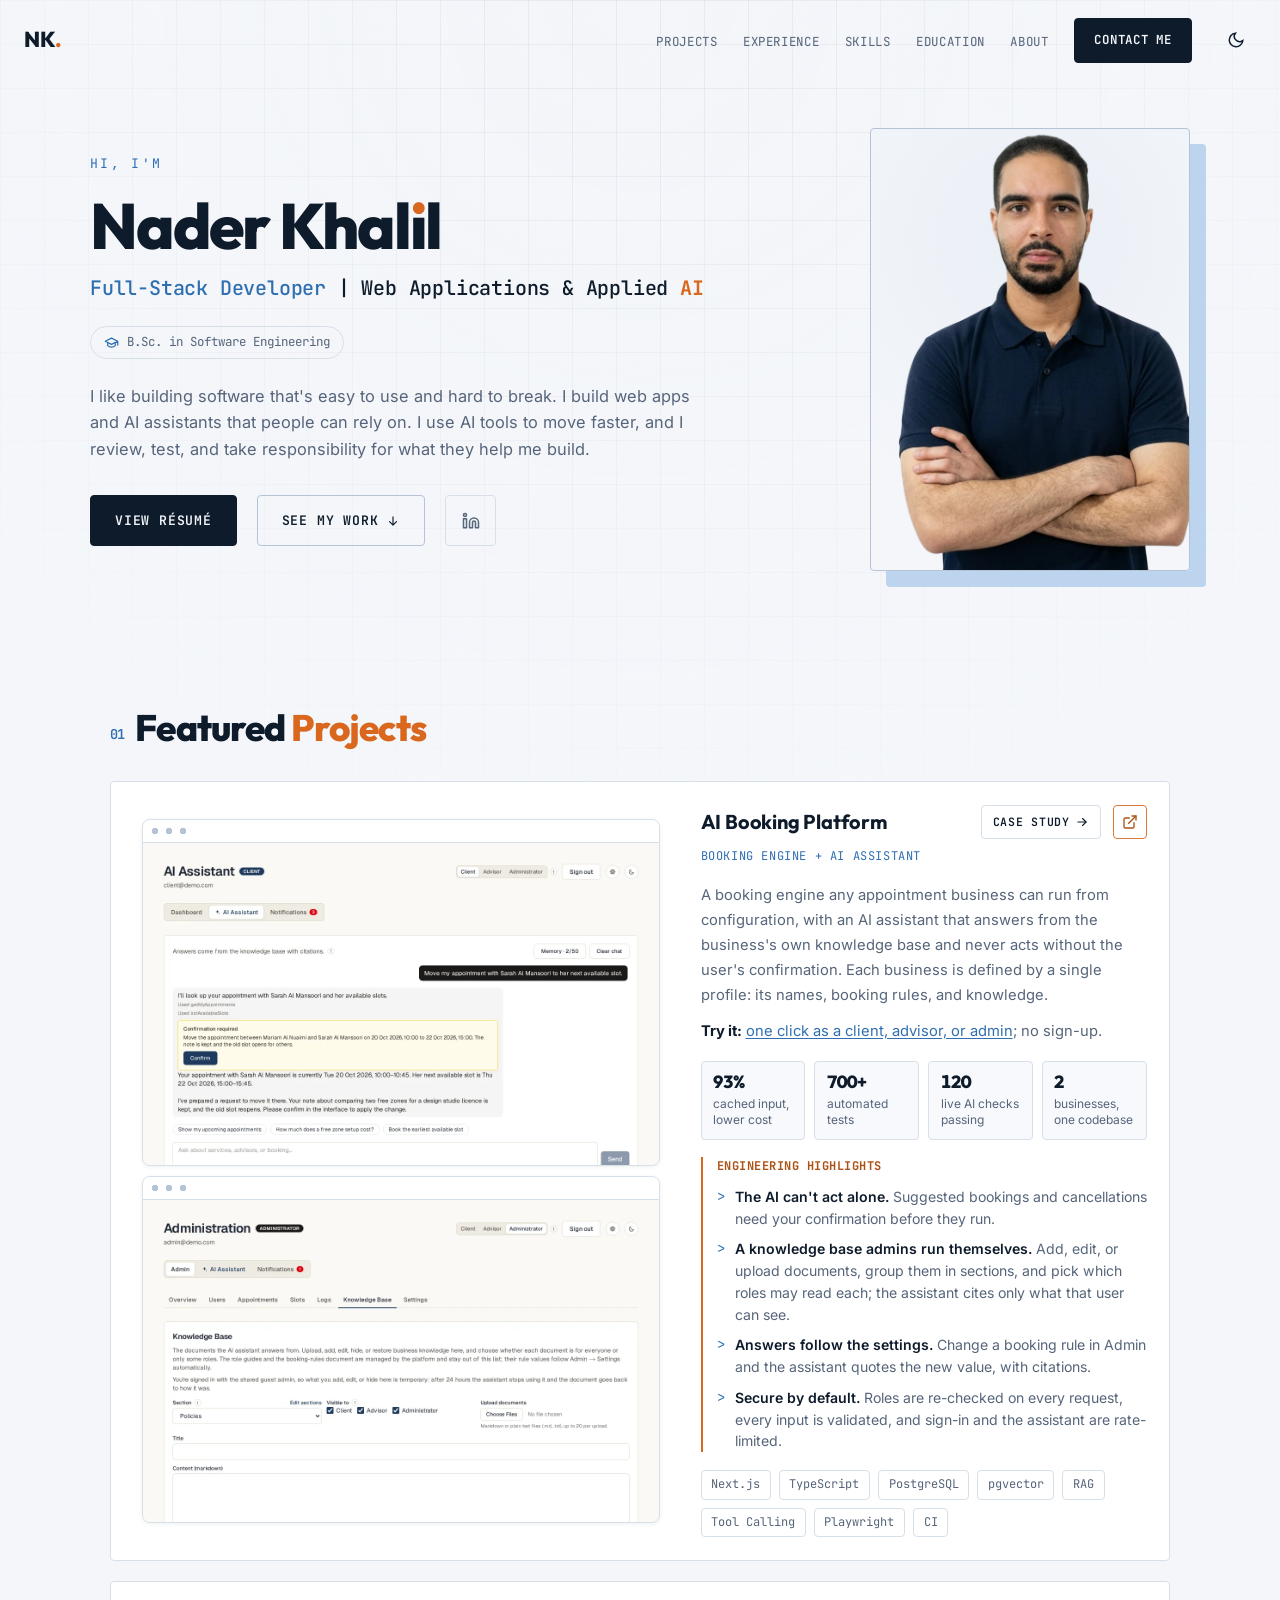
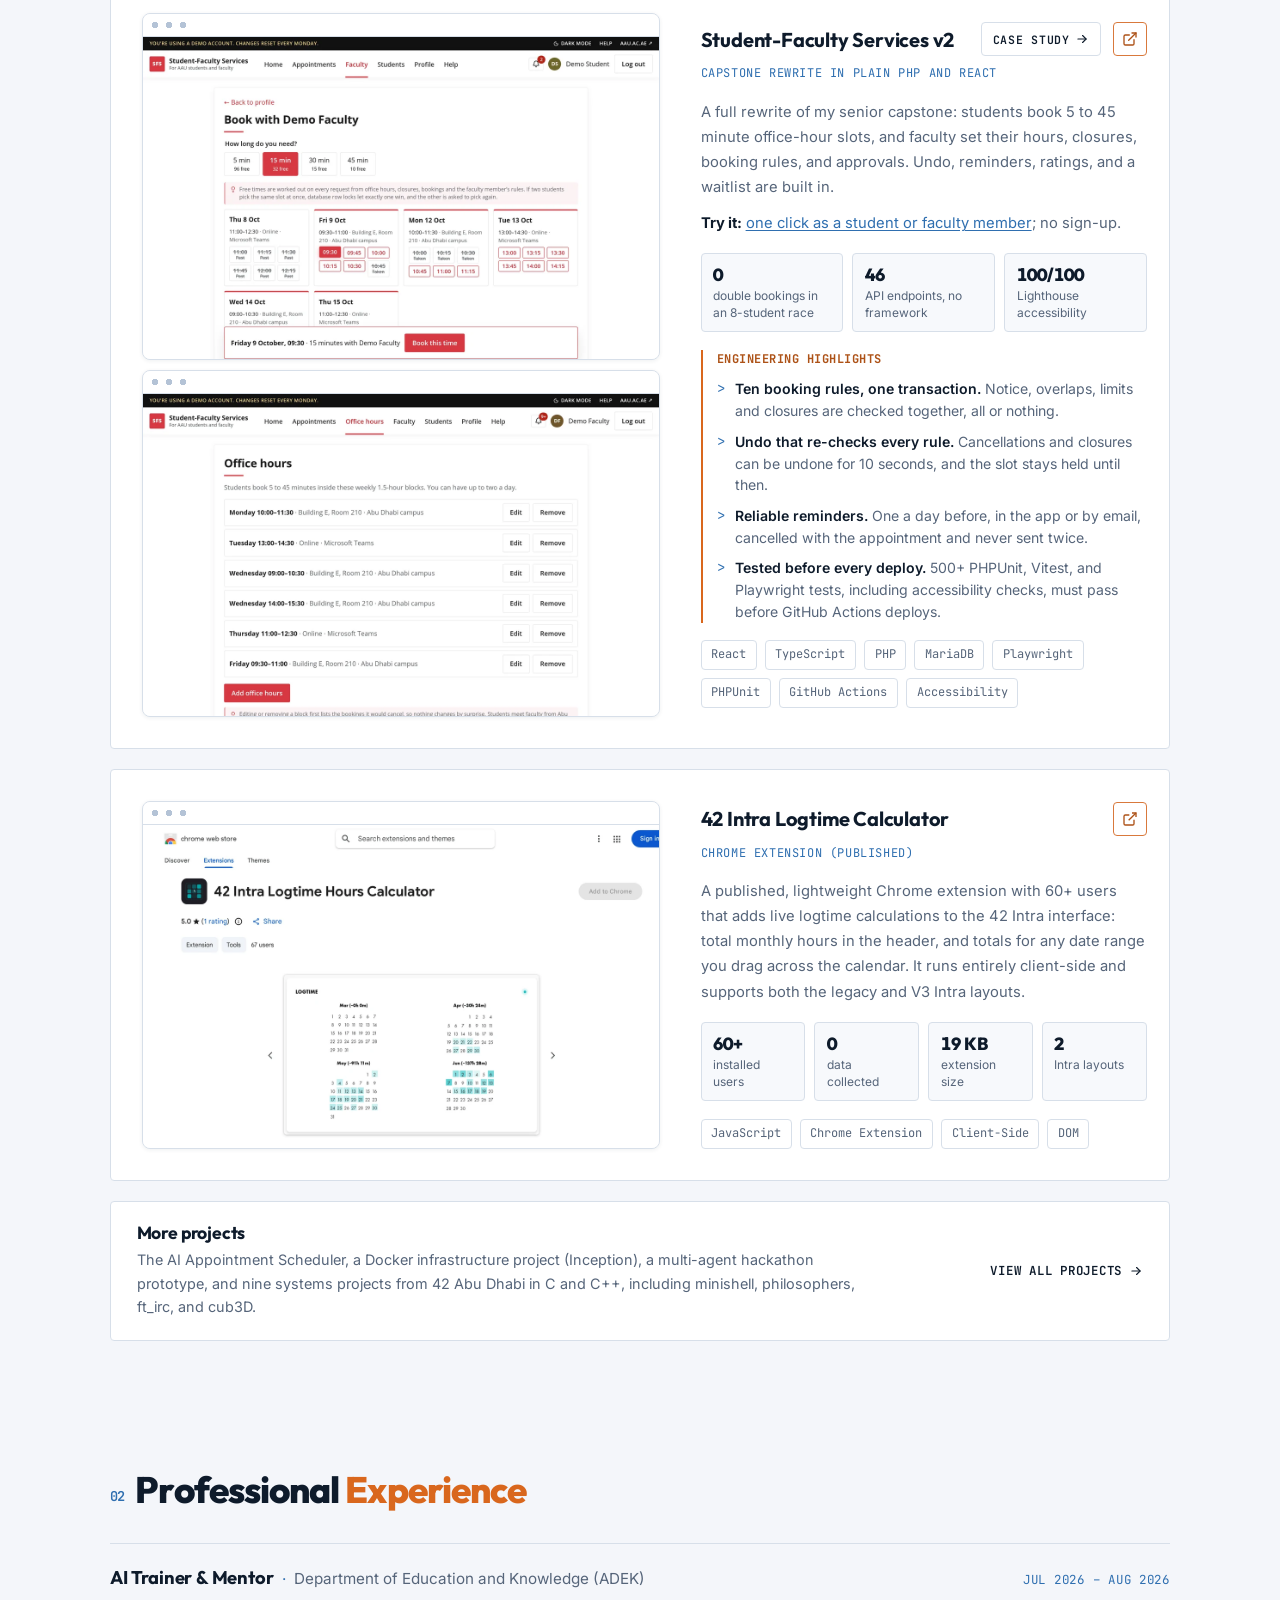
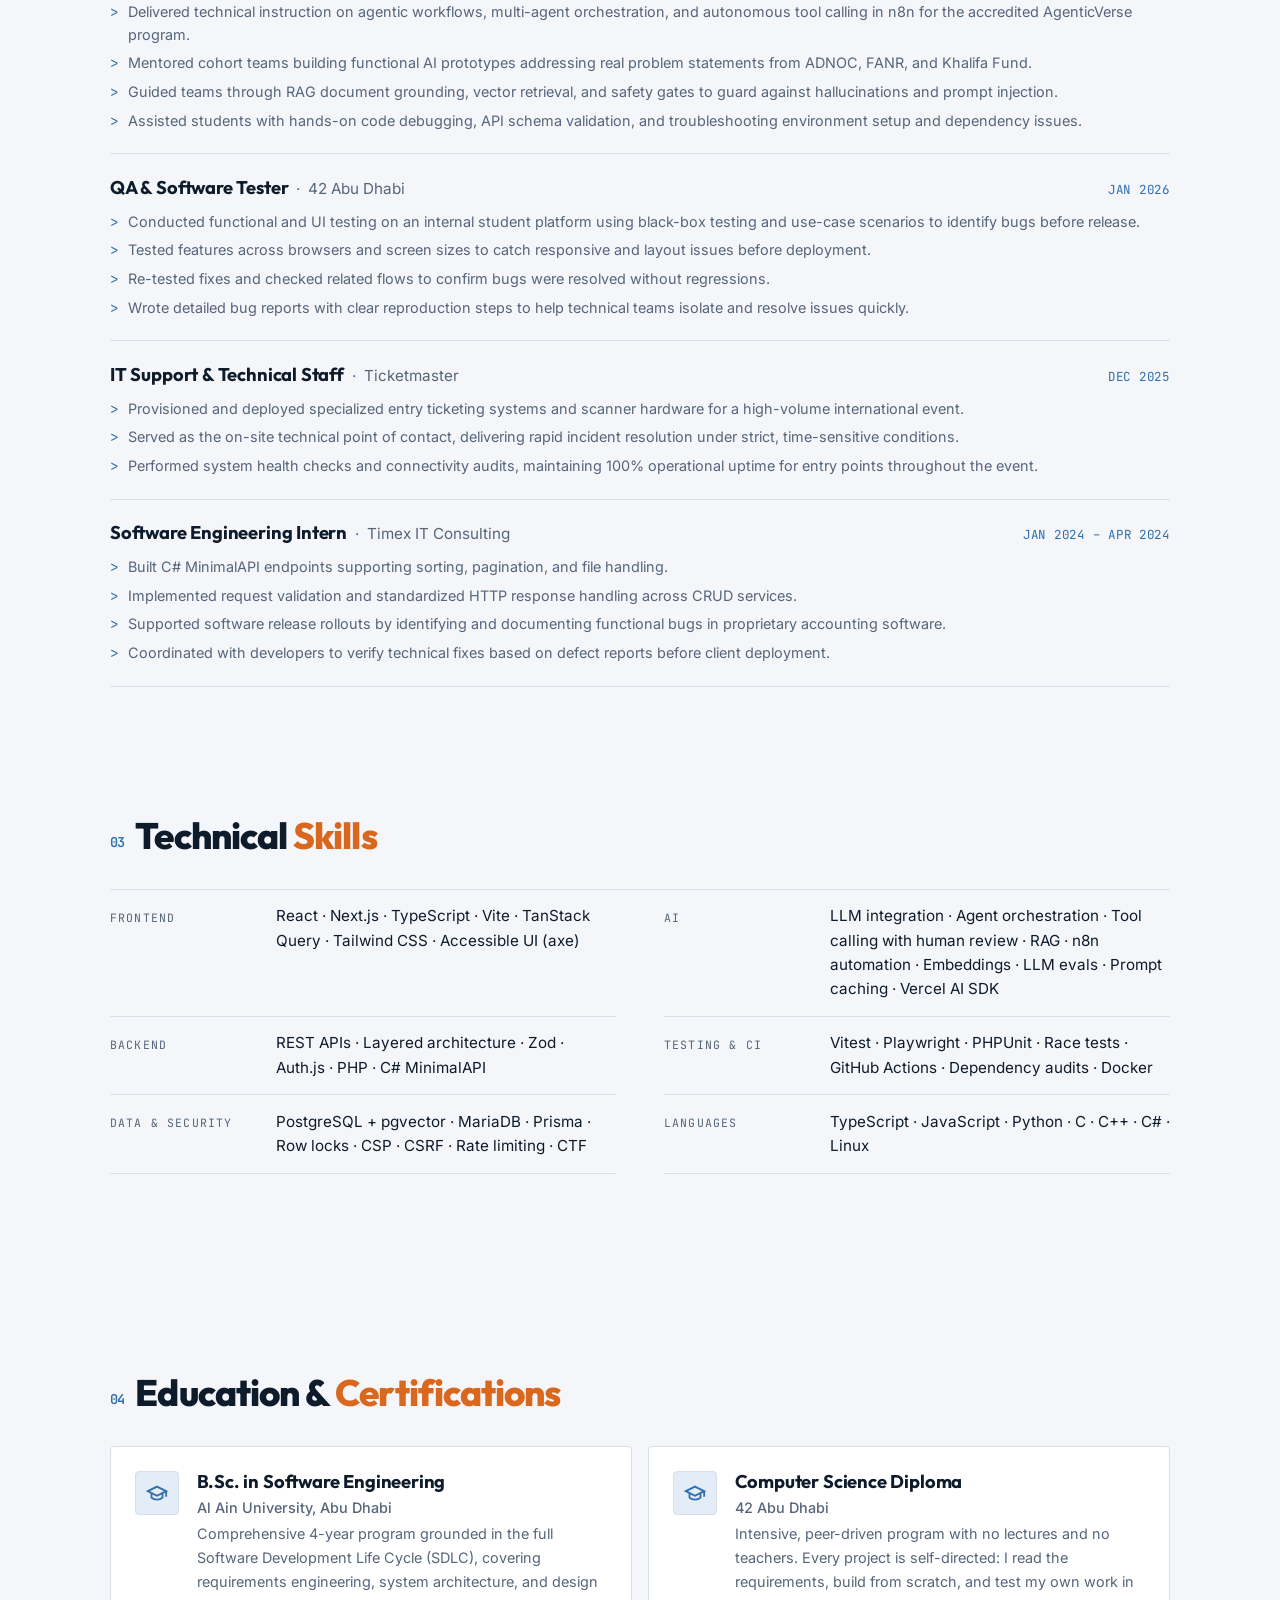
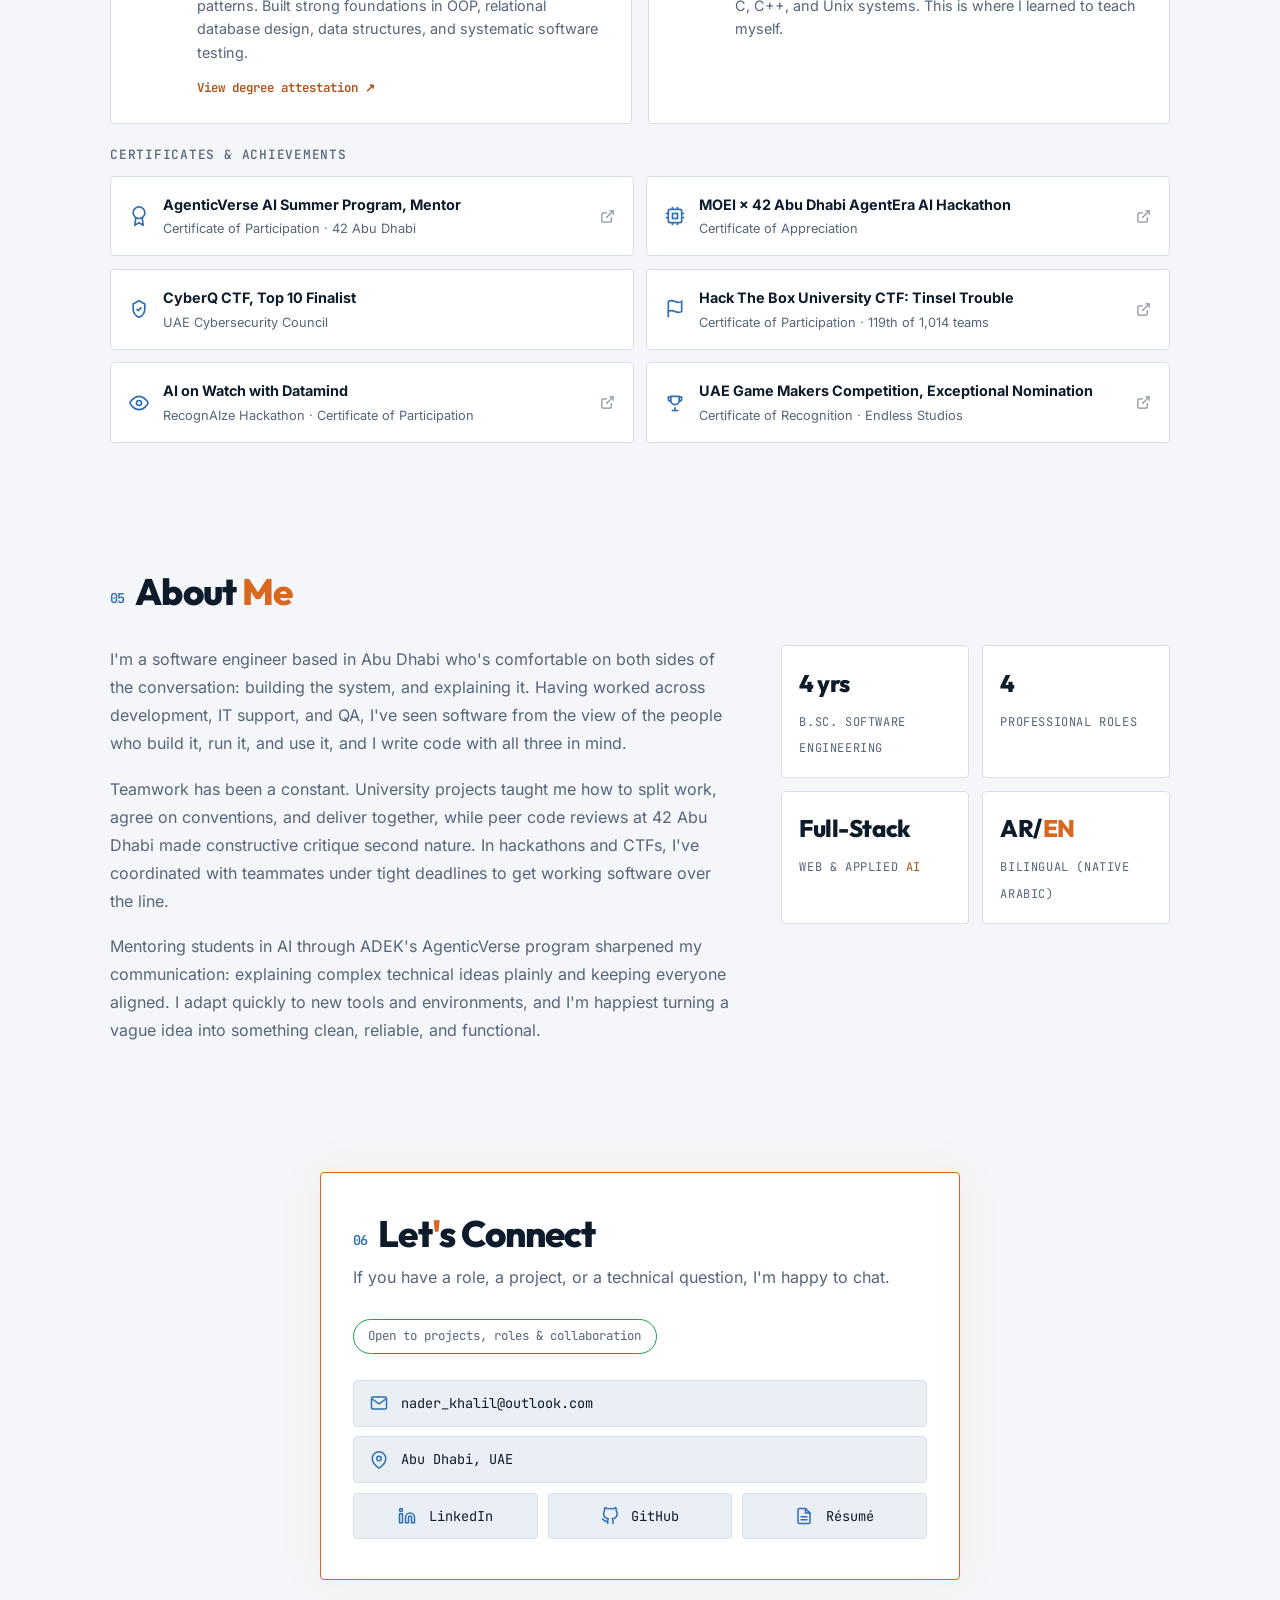
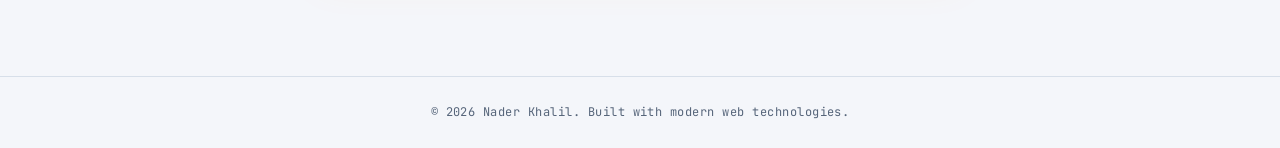
<file: index.html>
<!DOCTYPE html>
<html lang="en">
<head>
    <meta charset="UTF-8">
    <meta name="viewport" content="width=device-width, initial-scale=1.0">
    <meta name="theme-color" content="#05080f">
    <title>Nader Khalil | Full-Stack Developer</title>
    <meta name="description" content="Full-stack developer in Abu Dhabi building robust, well-tested web apps (React, Next.js, TypeScript, PHP, PostgreSQL) and AI assistants with tool calling.">
    <link rel="canonical" href="https://naderkhalil.dev/">
    <link rel="icon" href="assets/favicon.svg?v=2" type="image/svg+xml">
    <link rel="icon" href="assets/favicon-32.png?v=2" sizes="32x32" type="image/png">
    <link rel="apple-touch-icon" href="assets/apple-touch-icon.png">
    <!-- Social previews -->
    <meta property="og:type" content="website">
    <meta property="og:site_name" content="Nader Khalil">
    <meta property="og:title" content="Nader Khalil | Full-Stack Developer">
    <meta property="og:description" content="Robust, maintainable full-stack web applications and AI assistants with RAG and tool calling. React, Next.js, TypeScript, PHP, and PostgreSQL.">
    <meta property="og:url" content="https://naderkhalil.dev/">
    <meta property="og:image" content="https://naderkhalil.dev/assets/og-image.png">
    <meta property="og:image:width" content="1200">
    <meta property="og:image:height" content="630">
    <meta property="og:image:alt" content="Nader Khalil, Full-Stack Developer">
    <meta name="twitter:card" content="summary_large_image">
    <meta name="twitter:title" content="Nader Khalil | Full-Stack Developer">
    <meta name="twitter:description" content="Robust, maintainable full-stack web applications and AI assistants with RAG and tool calling. React, Next.js, TypeScript, PHP, and PostgreSQL.">
    <meta name="twitter:image" content="https://naderkhalil.dev/assets/og-image.png">
    <script type="application/ld+json">
    {
        "@context": "https://schema.org",
        "@type": "Person",
        "name": "Nader Khalil",
        "url": "https://naderkhalil.dev/",
        "image": "https://naderkhalil.dev/assets/portraits/nader-portrait.png",
        "jobTitle": "Full-Stack Developer",
        "address": { "@type": "PostalAddress", "addressLocality": "Abu Dhabi", "addressCountry": "AE" },
        "alumniOf": [
            { "@type": "CollegeOrUniversity", "name": "Al Ain University" },
            { "@type": "EducationalOrganization", "name": "42 Abu Dhabi" }
        ],
        "knowsAbout": ["Full-stack web development", "React", "Next.js", "TypeScript", "PHP", "PostgreSQL", "LLM tool calling", "RAG", "LLM evaluation", "Web security", "Software architecture", "Technical decision-making", "Automated testing", "CI/CD", "Docker", "C and C++"],
        "sameAs": ["https://linkedin.com/in/naderkhz/"]
    }
    </script>
    <!-- Google Fonts -->
    <link rel="preload" href="assets/fonts/inter-latin-var.woff2" as="font" type="font/woff2" crossorigin>
    <link rel="preload" href="assets/fonts/outfit-latin-var.woff2" as="font" type="font/woff2" crossorigin>
    <link rel="preload" href="assets/fonts/jetbrains-mono-latin-var.woff2" as="font" type="font/woff2" crossorigin>
    <link rel="stylesheet" href="styles.css?v=20261101c">
    <script>
        (function () {
            // Lets the CSS hide fade-in sections only when scripts can reveal them again.
            document.documentElement.classList.add('js');
            // A saved choice wins; on a first visit follow the visitor's OS setting.
            var t = null;
            try { t = localStorage.getItem('theme'); } catch (e) {}
            if (t !== 'light' && t !== 'dark') {
                t = window.matchMedia && window.matchMedia('(prefers-color-scheme: light)').matches ? 'light' : 'dark';
            }
            document.documentElement.setAttribute('data-theme', t);
            var m = document.querySelector('meta[name="theme-color"]');
            if (m) m.setAttribute('content', t === 'light' ? '#f4f6fa' : '#05080f');
        })();
    </script>
</head>
<body>
    <a class="skip-link" href="#main">Skip to content</a>
    <nav class="navbar" aria-label="Primary">
        <div class="nav-content">
            <a href="#" class="logo">NK<span class="highlight">.</span></a>
            <ul class="nav-links" id="primary-navigation">
                <li><a href="#projects">Projects</a></li>
                <li><a href="#experience">Experience</a></li>
                <li><a href="#skills">Skills</a></li>
                <li><a href="#education">Education</a></li>
                <li><a href="#about">About</a></li>
                <li><a href="#contact" class="btn-primary">Contact Me</a></li>
            </ul>
            <div class="nav-actions">
                <button class="theme-toggle" type="button" aria-label="Toggle light and dark theme">
                    <svg class="icon-sun" viewBox="0 0 24 24" fill="none" stroke="currentColor" stroke-width="2"><circle cx="12" cy="12" r="4"></circle><path d="M12 2v2M12 20v2M4.93 4.93l1.41 1.41M17.66 17.66l1.41 1.41M2 12h2M20 12h2M4.93 19.07l1.41-1.41M17.66 6.34l1.41-1.41"></path></svg>
                    <svg class="icon-moon" viewBox="0 0 24 24" fill="none" stroke="currentColor" stroke-width="2"><path d="M21 12.79A9 9 0 1 1 11.21 3 7 7 0 0 0 21 12.79z"></path></svg>
                </button>
                <button class="nav-toggle" aria-label="Toggle navigation" aria-expanded="false" aria-controls="primary-navigation">
                    <span></span>
                    <span></span>
                    <span></span>
                </button>
            </div>
        </div>
    </nav>

    <main id="main">
        <!-- Hero Section -->
        <section id="hero" class="hero">
            <div class="hero-content">
                <p class="greeting">Hi, I'm</p>
                <h1 class="name">Nader Khal<span class="i-tittle">i</span>l</h1>
                <p class="title">Full-Stack Developer <span class="accent">| Web Applications &amp; Applied <span class="hl">AI</span></span></p>
                <p class="hero-tag">
                    <svg viewBox="0 0 24 24" fill="none" stroke="currentColor" stroke-width="2" stroke-linecap="round" stroke-linejoin="round" aria-hidden="true"><path d="M22 10v6M2 10l10-5 10 5-10 5z"></path><path d="M6 12v5c3 3 9 3 12 0v-5"></path></svg>
                    B.Sc. in Software Engineering
                </p>
                <p class="bio">
                    I like building software that&#39;s easy to use and hard to break. I build web apps and AI assistants that people can rely on. I use AI tools to move faster, and I review, test, and take responsibility for what they help me build.
                </p>
                <div class="hero-cta">
                    <a href="assets/resumes/Nader-Khalil-Developer-Resume.pdf" target="_blank" rel="noopener noreferrer" class="btn-primary lg">View Résumé</a>
                    <a href="#projects" class="btn-secondary lg btn-scroll">See My Work<svg viewBox="0 0 24 24" fill="none" stroke="currentColor" stroke-width="2" stroke-linecap="round" stroke-linejoin="round" aria-hidden="true"><path d="M12 5v14M6 13l6 6 6-6"></path></svg></a>
                    <div class="social-links">
                        <a href="https://linkedin.com/in/naderkhz/" target="_blank" rel="noopener noreferrer" aria-label="LinkedIn">
                            <svg viewBox="0 0 24 24" fill="none" stroke="currentColor" stroke-width="2" stroke-linecap="round" stroke-linejoin="round"><path d="M16 8a6 6 0 0 1 6 6v7h-4v-7a2 2 0 0 0-2-2 2 2 0 0 0-2 2v7h-4v-7a6 6 0 0 1 6-6z"></path><rect x="2" y="9" width="4" height="12"></rect><circle cx="4" cy="4" r="2"></circle></svg>
                        </a>
                    </div>
                </div>
            </div>
            <div class="hero-image-container">
                <div class="hero-image-wrapper">
                    <picture>
                        <source srcset="assets/portraits/nader-portrait.webp" type="image/webp">
                        <img src="assets/portraits/nader-portrait.png" alt="Nader Khalil" class="hero-image" fetchpriority="high" decoding="async">
                    </picture>
                </div>
            </div>
        </section>

        <div class="projects-band">
        <!-- Projects Section -->
        <section id="projects" class="section">
            <h2 class="section-title fade-in">Featured <span class="hl">Projects</span></h2>
            <div class="featured-projects">
                <article id="ai-booking-platform" class="feature-card glass">
                    <div class="feature-media">
                        <figure>
                            <button class="shot" type="button" aria-label="Enlarge screenshot: The AI assistant proposing to move a client's consultation to the advisor's next free slot, with a confirmation card and a Confirm button">
                                <img src="assets/screenshots/desktop-platform-assistant.webp?v=20261019a" width="1200" height="750" loading="lazy" decoding="async" alt="The AI assistant proposing to move a client's consultation to the advisor's next free slot, with a confirmation card and a Confirm button">
                            </button>
                        </figure>
                        <figure>
                            <button class="shot" type="button" aria-label="Enlarge screenshot: The admin Knowledge Base page: a form to add or upload documents for the assistant, with a section picker and Visible to checkboxes for client, advisor, and administrator">
                                <img src="assets/screenshots/desktop-platform-knowledge.webp?v=20261019a" width="1200" height="750" loading="lazy" decoding="async" alt="The admin Knowledge Base page: a form to add or upload documents for the assistant, with a section picker and Visible to checkboxes for client, advisor, and administrator">
                            </button>
                        </figure>
                    </div>
                    <div class="feature-body project-content">
                        <div class="project-header">
                            <h3>AI Booking Platform</h3>
                            <div class="project-actions">
                                <a class="project-action" href="case-study.html" aria-label="Read the AI Booking Platform case study">Case study <svg viewBox="0 0 24 24" fill="none" stroke="currentColor" stroke-width="2" stroke-linecap="round" stroke-linejoin="round" aria-hidden="true"><path d="M5 12h14"></path><path d="m13 6 6 6-6 6"></path></svg></a>
                                <a class="project-action project-action--live" href="https://booking.naderkhalil.dev/" target="_blank" rel="noopener noreferrer" title="Open live project" aria-label="Open the AI Booking Platform live project (opens in a new tab)">
                                    <svg viewBox="0 0 24 24" fill="none" stroke="currentColor" stroke-width="2" stroke-linecap="round" stroke-linejoin="round" aria-hidden="true"><path d="M18 13v6a2 2 0 0 1-2 2H5a2 2 0 0 1-2-2V8a2 2 0 0 1 2-2h6"></path><path d="M15 3h6v6"></path><path d="M10 14 21 3"></path></svg>
                                </a>
                            </div>
                        </div>
                        <p class="project-subtitle">Booking engine + AI assistant</p>
                        <p class="project-desc">A booking engine any appointment business can run from configuration, with an AI assistant that answers from the business's own knowledge base and never acts without the user's confirmation. Each business is defined by a single profile: its names, booking rules, and knowledge.</p>
                        <p class="project-try"><strong>Try it:</strong> <a href="https://booking.naderkhalil.dev/" target="_blank" rel="noopener noreferrer">one click as a client, advisor, or admin</a>; no sign-up.</p>
                        <ul class="project-metrics project-metrics--4">
                            <li><strong data-count="93" data-suffix="%">93%</strong><span>cached input, lower cost</span></li>
                            <li><strong data-count="700" data-suffix="+">700+</strong><span>automated tests</span></li>
                            <li><strong data-count="120">120</strong><span>live AI checks passing</span></li>
                            <li><strong data-count="2">2</strong><span>businesses, one codebase</span></li>
                        </ul>
                        <div class="project-highlights">
                            <p class="project-highlights-title">Engineering highlights</p>
                            <ul>
                            <li><strong>The AI can't act alone.</strong> Suggested bookings and cancellations need your confirmation before they run.</li>
                            <li><strong>A knowledge base admins run themselves.</strong> Add, edit, or upload documents, group them in sections, and pick which roles may read each; the assistant cites only what that user can see.</li>
                            <li><strong>Answers follow the settings.</strong> Change a booking rule in Admin and the assistant quotes the new value, with citations.</li>
                            <li><strong>Secure by default.</strong> Roles are re-checked on every request, every input is validated, and sign-in and the assistant are rate-limited.</li>
                            </ul>
                        </div>
                        <div class="project-tags">
                            <span>Next.js</span>
                            <span>TypeScript</span>
                            <span>PostgreSQL</span>
                            <span>pgvector</span>
                            <span>RAG</span>
                            <span>Tool Calling</span>
                            <span>Playwright</span>
                            <span>CI</span>
                        </div>
                    </div>
                </article>

                <article id="student-faculty-services-v2" class="feature-card glass">
                    <div class="feature-media">
                        <figure>
                            <button class="shot" type="button" aria-label="Enlarge screenshot: The booking page: session lengths with free-slot counts and a week of office-hour times to pick from">
                                <img src="assets/screenshots/desktop-v2-booking.webp?v=20261009f" width="1200" height="750" loading="lazy" decoding="async" alt="The booking page: session lengths with free-slot counts and a week of office-hour times to pick from">
                            </button>
                        </figure>
                        <figure>
                            <button class="shot" type="button" aria-label="Enlarge screenshot: The faculty office-hours page, listing weekly blocks in a campus room or online with edit and remove buttons">
                                <img src="assets/screenshots/desktop-v2-office-hours.webp?v=20261009f" width="1200" height="750" loading="lazy" decoding="async" alt="The faculty office-hours page, listing weekly blocks in a campus room or online with edit and remove buttons">
                            </button>
                        </figure>
                    </div>
                    <div class="feature-body project-content">
                        <div class="project-header">
                            <h3>Student-Faculty Services v2</h3>
                            <div class="project-actions">
                                <a class="project-action" href="case-study-v2.html" aria-label="Read the Student-Faculty Services v2 case study">Case study <svg viewBox="0 0 24 24" fill="none" stroke="currentColor" stroke-width="2" stroke-linecap="round" stroke-linejoin="round" aria-hidden="true"><path d="M5 12h14"></path><path d="m13 6 6 6-6 6"></path></svg></a>
                                <a class="project-action project-action--live" href="https://student-faculty-services-v2.infinityfree.io" target="_blank" rel="noopener noreferrer" title="Open live project" aria-label="Open the Student-Faculty Services v2 live project (opens in a new tab)">
                                    <svg viewBox="0 0 24 24" fill="none" stroke="currentColor" stroke-width="2" stroke-linecap="round" stroke-linejoin="round" aria-hidden="true"><path d="M18 13v6a2 2 0 0 1-2 2H5a2 2 0 0 1-2-2V8a2 2 0 0 1 2-2h6"></path><path d="M15 3h6v6"></path><path d="M10 14 21 3"></path></svg>
                                </a>
                            </div>
                        </div>
                        <p class="project-subtitle">Capstone rewrite in plain PHP and React</p>
                        <p class="project-desc">A full rewrite of my senior capstone: students book 5 to 45 minute office-hour slots, and faculty set their hours, closures, booking rules, and approvals. Undo, reminders, ratings, and a waitlist are built in.</p>
                        <p class="project-try"><strong>Try it:</strong> <a href="https://student-faculty-services-v2.infinityfree.io" target="_blank" rel="noopener noreferrer">one click as a student or faculty member</a>; no sign-up.</p>
                        <ul class="project-metrics">
                            <li><strong>0</strong><span>double bookings in an 8-student race</span></li>
                            <li><strong data-count="46">46</strong><span>API endpoints, no framework</span></li>
                            <li><strong>100/100</strong><span>Lighthouse accessibility</span></li>
                        </ul>
                        <div class="project-highlights">
                            <p class="project-highlights-title">Engineering highlights</p>
                            <ul>
                            <li><strong>Ten booking rules, one transaction.</strong> Notice, overlaps, limits and closures are checked together, all or nothing.</li>
                            <li><strong>Undo that re-checks every rule.</strong> Cancellations and closures can be undone for 10 seconds, and the slot stays held until then.</li>
                            <li><strong>Reliable reminders.</strong> One a day before, in the app or by email, cancelled with the appointment and never sent twice.</li>
                            <li><strong>Tested before every deploy.</strong> 500+ PHPUnit, Vitest, and Playwright tests, including accessibility checks, must pass before GitHub Actions deploys.</li>
                            </ul>
                        </div>
                        <div class="project-tags">
                            <span>React</span>
                            <span>TypeScript</span>
                            <span>PHP</span>
                            <span>MariaDB</span>
                            <span>Playwright</span>
                            <span>PHPUnit</span>
                            <span>GitHub Actions</span>
                            <span>Accessibility</span>
                        </div>
                    </div>
                </article>

                <article id="intra-calculator" class="feature-card glass">
                    <div class="feature-media">
                        <figure>
                            <button class="shot" type="button" aria-label="Enlarge screenshot: 42 Intra Logtime Hours Calculator Chrome Web Store page showing ratings, active users, and extension overview">
                                <img src="assets/screenshots/desktop-extension-webstore.webp?v=20261022a" width="1200" height="750" loading="lazy" decoding="async" alt="42 Intra Logtime Hours Calculator Chrome Web Store listing page showing rating, active users, and overview">
                            </button>
                        </figure>
                    </div>
                    <div class="feature-body project-content">
                        <div class="project-header">
                            <h3>42 Intra Logtime Calculator</h3>
                            <div class="project-links">
                                <a href="https://chromewebstore.google.com/detail/42-intra-logtime-hours-ca/fhcallakdiljgegkajofpaofknkffplj" target="_blank" rel="noopener noreferrer" class="project-link live-link" title="Open in the Chrome Web Store" aria-label="Open 42 Intra Logtime Calculator in the Chrome Web Store (opens in a new tab)">
                                    <svg viewBox="0 0 24 24" fill="none" stroke="currentColor" stroke-width="2" aria-hidden="true"><path d="M18 13v6a2 2 0 0 1-2 2H5a2 2 0 0 1-2-2V8a2 2 0 0 1 2-2h6"></path><polyline points="15 3 21 3 21 9"></polyline><line x1="10" y1="14" x2="21" y2="3"></line></svg>
                                </a>
                            </div>
                        </div>
                        <p class="project-subtitle">Chrome Extension (Published)</p>
                        <p class="project-desc">A published, lightweight Chrome extension with 60+ users that adds live logtime calculations to the 42 Intra interface: total monthly hours in the header, and totals for any date range you drag across the calendar. It runs entirely client-side and supports both the legacy and V3 Intra layouts.</p>
                        <ul class="project-metrics project-metrics--4">
                            <li><strong data-count="60" data-suffix="+">60+</strong><span>installed users</span></li>
                            <li><strong>0</strong><span>data collected</span></li>
                            <li><strong>19 KB</strong><span>extension size</span></li>
                            <li><strong>2</strong><span>Intra layouts</span></li>
                        </ul>
                        <div class="project-tags">
                            <span>JavaScript</span>
                            <span>Chrome Extension</span>
                            <span>Client-Side</span>
                            <span>DOM</span>
                        </div>
                    </div>
                </article>
            </div>

            <div id="more-projects" class="projects-more glass">
                <div>
                    <h3>More projects</h3>
                    <p>The AI Appointment Scheduler, a Docker infrastructure project (Inception), a multi-agent hackathon prototype, and nine systems projects from 42 Abu Dhabi in C and C++, including minishell, philosophers, ft_irc, and cub3D.</p>
                </div>
                <a href="projects.html" class="link-arrow">View all projects <svg viewBox="0 0 24 24" fill="none" stroke="currentColor" stroke-width="2" stroke-linecap="round" stroke-linejoin="round" aria-hidden="true"><path d="M5 12h14"></path><path d="m13 6 6 6-6 6"></path></svg></a>
            </div>
        </section>
        </div>

        <!-- Experience Section -->
        <section id="experience" class="section">
            <h2 class="section-title fade-in">Professional <span class="hl">Experience</span></h2>
            <div class="timeline">
                <div class="timeline-item">
                    <div class="timeline-head">
                        <div class="timeline-title-wrap">
                            <h3 class="timeline-role">AI Trainer &amp; Mentor</h3>
                            <span class="timeline-sep" aria-hidden="true">&middot;</span>
                            <span class="timeline-company">Department of Education and Knowledge (ADEK)</span>
                        </div>
                        <span class="timeline-date">Jul 2026 – Aug 2026</span>
                    </div>
                    <ul class="timeline-details">
                        <li>Delivered technical instruction on agentic workflows, multi-agent orchestration, and autonomous tool calling in n8n for the accredited AgenticVerse program.</li>
                        <li>Mentored cohort teams building functional AI prototypes addressing real problem statements from ADNOC, FANR, and Khalifa Fund.</li>
                        <li>Guided teams through RAG document grounding, vector retrieval, and safety gates to guard against hallucinations and prompt injection.</li>
                        <li>Assisted students with hands-on code debugging, API schema validation, and troubleshooting environment setup and dependency issues.</li>
                    </ul>
                </div>

                <div class="timeline-item">
                    <div class="timeline-head">
                        <div class="timeline-title-wrap">
                            <h3 class="timeline-role">QA &amp; Software Tester</h3>
                            <span class="timeline-sep" aria-hidden="true">&middot;</span>
                            <span class="timeline-company">42 Abu Dhabi</span>
                        </div>
                        <span class="timeline-date">Jan 2026</span>
                    </div>
                    <ul class="timeline-details">
                        <li>Conducted functional and UI testing on an internal student platform using black-box testing and use-case scenarios to identify bugs before release.</li>
                        <li>Tested features across browsers and screen sizes to catch responsive and layout issues before deployment.</li>
                        <li>Re-tested fixes and checked related flows to confirm bugs were resolved without regressions.</li>
                        <li>Wrote detailed bug reports with clear reproduction steps to help technical teams isolate and resolve issues quickly.</li>
                    </ul>
                </div>

                <div class="timeline-item">
                    <div class="timeline-head">
                        <div class="timeline-title-wrap">
                            <h3 class="timeline-role">IT Support &amp; Technical Staff</h3>
                            <span class="timeline-sep" aria-hidden="true">&middot;</span>
                            <span class="timeline-company">Ticketmaster</span>
                        </div>
                        <span class="timeline-date">Dec 2025</span>
                    </div>
                    <ul class="timeline-details">
                        <li>Provisioned and deployed specialized entry ticketing systems and scanner hardware for a high-volume international event.</li>
                        <li>Served as the on-site technical point of contact, delivering rapid incident resolution under strict, time-sensitive conditions.</li>
                        <li>Performed system health checks and connectivity audits, maintaining 100% operational uptime for entry points throughout the event.</li>
                    </ul>
                </div>

                <div class="timeline-item">
                    <div class="timeline-head">
                        <div class="timeline-title-wrap">
                            <h3 class="timeline-role">Software Engineering Intern</h3>
                            <span class="timeline-sep" aria-hidden="true">&middot;</span>
                            <span class="timeline-company">Timex IT Consulting</span>
                        </div>
                        <span class="timeline-date">Jan 2024 – Apr 2024</span>
                    </div>
                    <ul class="timeline-details">
                        <li>Built C# MinimalAPI endpoints supporting sorting, pagination, and file handling.</li>
                        <li>Implemented request validation and standardized HTTP response handling across CRUD services.</li>
                        <li>Supported software release rollouts by identifying and documenting functional bugs in proprietary accounting software.</li>
                        <li>Coordinated with developers to verify technical fixes based on defect reports before client deployment.</li>
                    </ul>
                </div>
            </div>
        </section>

        <!-- Skills Section -->
        <section id="skills" class="section">
            <h2 class="section-title fade-in">Technical <span class="hl">Skills</span></h2>
            <dl class="skills-list fade-in">
                <div class="skills-row"><dt>Frontend</dt><dd>React&nbsp;· Next.js&nbsp;· TypeScript&nbsp;· Vite&nbsp;· TanStack Query&nbsp;· Tailwind CSS&nbsp;· Accessible UI (axe)</dd></div>
                <div class="skills-row"><dt>Backend</dt><dd>REST APIs&nbsp;· Layered architecture&nbsp;· Zod&nbsp;· Auth.js&nbsp;· PHP&nbsp;· C# MinimalAPI</dd></div>
                <div class="skills-row"><dt>Data &amp; security</dt><dd>PostgreSQL + pgvector&nbsp;· MariaDB&nbsp;· Prisma&nbsp;· Row locks&nbsp;· CSP&nbsp;· CSRF&nbsp;· Rate limiting&nbsp;· CTF</dd></div>
                <div class="skills-row"><dt>AI</dt><dd>LLM integration&nbsp;· Agent orchestration&nbsp;· Tool calling with human review&nbsp;· RAG&nbsp;· n8n automation&nbsp;· Embeddings&nbsp;· LLM evals&nbsp;· Prompt caching&nbsp;· Vercel AI SDK</dd></div>
                <div class="skills-row"><dt>Testing &amp; CI</dt><dd>Vitest&nbsp;· Playwright&nbsp;· PHPUnit&nbsp;· Race tests&nbsp;· GitHub Actions&nbsp;· Dependency audits&nbsp;· Docker</dd></div>
                <div class="skills-row"><dt>Languages</dt><dd>TypeScript&nbsp;· JavaScript&nbsp;· Python&nbsp;· C&nbsp;· C++&nbsp;· C#&nbsp;· Linux</dd></div>
            </dl>
            <p class="sys-learned skills-practices fade-in"><strong>Practices:</strong> clean, maintainable code with clear separation of concerns, refactoring, technical decisions and their trade-offs, technical documentation and decision logs, pull-request workflow, mentoring and technical communication, self-directed learning.</p>
        </section>

        <!-- Education Section -->
        <section id="education" class="section">
            <h2 class="section-title fade-in">Education &amp; <span class="hl">Certifications</span></h2>
            <div class="edu-featured">
                <div class="edu-featured-card glass">
                    <div class="edu-featured-icon">
                        <svg viewBox="0 0 24 24" fill="none" stroke="currentColor" stroke-width="2"><path d="M22 10v6M2 10l10-5 10 5-10 5z"></path><path d="M6 12v5c3 3 9 3 12 0v-5"></path></svg>
                    </div>
                    <div class="edu-featured-details">
                        <h3>B.Sc. in Software Engineering</h3>
                        <p class="edu-institution">Al Ain University, Abu Dhabi</p>
                        <p class="edu-desc">Comprehensive 4-year program grounded in the full Software Development Life Cycle (SDLC), covering requirements engineering, system architecture, and design patterns. Built strong foundations in OOP, relational database design, data structures, and systematic software testing.</p>
                        <a href="assets/certificates/BSc-Software-Engineering-Attestation.jpg" target="_blank" rel="noopener noreferrer" class="edu-link" aria-label="View Al Ain University degree attestation (opens image)">View degree attestation</a>
                    </div>
                </div>
                <div class="edu-featured-card glass">
                    <div class="edu-featured-icon">
                        <svg viewBox="0 0 24 24" fill="none" stroke="currentColor" stroke-width="2"><path d="M22 10v6M2 10l10-5 10 5-10 5z"></path><path d="M6 12v5c3 3 9 3 12 0v-5"></path></svg>
                    </div>
                    <div class="edu-featured-details">
                        <h3>Computer Science Diploma</h3>
                        <p class="edu-institution">42 Abu Dhabi</p>
                        <p class="edu-desc">Intensive, peer-driven program with no lectures and no teachers. Every project is self-directed: I read the requirements, build from scratch, and test my own work in C, C++, and Unix systems. This is where I learned to teach myself.</p>
                    </div>
                </div>
            </div>
            <div class="edu-certs">
                <h3 class="certs-heading fade-in">Certificates &amp; Achievements</h3>
                <div class="certs-grid">
                    <a href="assets/certificates/AgenticVerse-Mentor-Certificate.pdf" target="_blank" rel="noopener noreferrer" class="cert-card glass" aria-label="View AgenticVerse Mentor Certificate PDF">
                        <svg viewBox="0 0 24 24" fill="none" stroke="currentColor" stroke-width="2"><circle cx="12" cy="8" r="7"></circle><polyline points="8.21 13.89 7 23 12 20 17 23 15.79 13.88"></polyline></svg>
                        <div>
                            <strong>AgenticVerse AI Summer Program, Mentor</strong>
                            <span>Certificate of Participation · 42 Abu Dhabi</span>
                        </div>
                        <svg class="cert-link-icon" viewBox="0 0 24 24" fill="none" stroke="currentColor" stroke-width="2"><path d="M18 13v6a2 2 0 0 1-2 2H5a2 2 0 0 1-2-2V8a2 2 0 0 1 2-2h6"></path><polyline points="15 3 21 3 21 9"></polyline><line x1="10" y1="14" x2="21" y2="3"></line></svg>
                    </a>
                    <a href="assets/certificates/MOEI-AgentEra-Hackathon-Certificate.jpg" target="_blank" rel="noopener noreferrer" class="cert-card glass" aria-label="View MOEI × 42 Abu Dhabi AgentEra AI Hackathon certificate">
                        <svg viewBox="0 0 24 24" fill="none" stroke="currentColor" stroke-width="2"><rect x="4" y="4" width="16" height="16" rx="2"></rect><rect x="9" y="9" width="6" height="6"></rect><line x1="9" y1="1" x2="9" y2="4"></line><line x1="15" y1="1" x2="15" y2="4"></line><line x1="9" y1="20" x2="9" y2="23"></line><line x1="15" y1="20" x2="15" y2="23"></line><line x1="20" y1="9" x2="23" y2="9"></line><line x1="20" y1="14" x2="23" y2="14"></line><line x1="1" y1="9" x2="4" y2="9"></line><line x1="1" y1="14" x2="4" y2="14"></line></svg>
                        <div>
                            <strong>MOEI × 42 Abu Dhabi AgentEra AI Hackathon</strong>
                            <span>Certificate of Appreciation</span>
                        </div>
                        <svg class="cert-link-icon" viewBox="0 0 24 24" fill="none" stroke="currentColor" stroke-width="2"><path d="M18 13v6a2 2 0 0 1-2 2H5a2 2 0 0 1-2-2V8a2 2 0 0 1 2-2h6"></path><polyline points="15 3 21 3 21 9"></polyline><line x1="10" y1="14" x2="21" y2="3"></line></svg>
                    </a>
                    <div class="cert-card glass">
                        <svg viewBox="0 0 24 24" fill="none" stroke="currentColor" stroke-width="2"><path d="M12 2l7 4v6c0 5-3.5 8.5-7 10-3.5-1.5-7-5-7-10V6z"></path><path d="M9 12l2 2 4-4"></path></svg>
                        <div>
                            <strong>CyberQ CTF, Top 10 Finalist</strong>
                            <span>UAE Cybersecurity Council</span>
                        </div>
                    </div>
                    <a href="assets/certificates/HackTheBox-University-CTF-2025-Certificate.pdf" target="_blank" rel="noopener noreferrer" class="cert-card glass" aria-label="View Hack The Box University CTF 2025 certificate PDF">
                        <svg viewBox="0 0 24 24" fill="none" stroke="currentColor" stroke-width="2"><path d="M4 15s1-1 4-1 5 2 8 2 4-1 4-1V3s-1 1-4 1-5-2-8-2-4 1-4 1z"></path><line x1="4" y1="22" x2="4" y2="15"></line></svg>
                        <div>
                            <strong>Hack The Box University CTF: Tinsel Trouble</strong>
                            <span>Certificate of Participation · 119th of 1,014 teams</span>
                        </div>
                        <svg class="cert-link-icon" viewBox="0 0 24 24" fill="none" stroke="currentColor" stroke-width="2"><path d="M18 13v6a2 2 0 0 1-2 2H5a2 2 0 0 1-2-2V8a2 2 0 0 1 2-2h6"></path><polyline points="15 3 21 3 21 9"></polyline><line x1="10" y1="14" x2="21" y2="3"></line></svg>
                    </a>
                    <a href="assets/certificates/RecognAIze-Hackathon-Certificate.jpg" target="_blank" rel="noopener noreferrer" class="cert-card glass" aria-label="View RecognAIze Hackathon certificate">
                        <svg viewBox="0 0 24 24" fill="none" stroke="currentColor" stroke-width="2"><path d="M1 12s4-8 11-8 11 8 11 8-4 8-11 8-11-8-11-8z"></path><circle cx="12" cy="12" r="3"></circle></svg>
                        <div>
                            <strong>AI on Watch with Datamind</strong>
                            <span>RecognAIze Hackathon · Certificate of Participation</span>
                        </div>
                        <svg class="cert-link-icon" viewBox="0 0 24 24" fill="none" stroke="currentColor" stroke-width="2"><path d="M18 13v6a2 2 0 0 1-2 2H5a2 2 0 0 1-2-2V8a2 2 0 0 1 2-2h6"></path><polyline points="15 3 21 3 21 9"></polyline><line x1="10" y1="14" x2="21" y2="3"></line></svg>
                    </a>
                    <a href="assets/certificates/UAE-Game-Makers-Nomination-Certificate.pdf" target="_blank" rel="noopener noreferrer" class="cert-card glass" aria-label="View UAE Game Makers Competition certificate PDF">
                        <svg viewBox="0 0 24 24" fill="none" stroke="currentColor" stroke-width="2"><path d="M8 21h8"></path><path d="M12 17v4"></path><path d="M7 4h10v5a5 5 0 0 1-10 0z"></path><path d="M17 5h3v2a3 3 0 0 1-3 3"></path><path d="M7 5H4v2a3 3 0 0 0 3 3"></path></svg>
                        <div>
                            <strong>UAE Game Makers Competition, Exceptional Nomination</strong>
                            <span>Certificate of Recognition · Endless Studios</span>
                        </div>
                        <svg class="cert-link-icon" viewBox="0 0 24 24" fill="none" stroke="currentColor" stroke-width="2"><path d="M18 13v6a2 2 0 0 1-2 2H5a2 2 0 0 1-2-2V8a2 2 0 0 1 2-2h6"></path><polyline points="15 3 21 3 21 9"></polyline><line x1="10" y1="14" x2="21" y2="3"></line></svg>
                    </a>
                </div>
            </div>
        </section>

        <!-- About Me Section -->
        <section id="about" class="section">
            <h2 class="section-title fade-in">About <span class="hl">Me</span></h2>
            <div class="about-grid">
                <div class="about-text fade-in">
                    <p>I'm a software engineer based in Abu Dhabi who's comfortable on both sides of the conversation: building the system, and explaining it. Having worked across development, IT support, and QA, I've seen software from the view of the people who build it, run it, and use it, and I write code with all three in mind.</p>
                    <p>Teamwork has been a constant. University projects taught me how to split work, agree on conventions, and deliver together, while peer code reviews at 42 Abu Dhabi made constructive critique second nature. In hackathons and CTFs, I've coordinated with teammates under tight deadlines to get working software over the line.</p>
                    <p>Mentoring students in AI through ADEK's AgenticVerse program sharpened my communication: explaining complex technical ideas plainly and keeping everyone aligned. I adapt quickly to new tools and environments, and I'm happiest turning a vague idea into something clean, reliable, and functional.</p>
                </div>
                <div class="about-highlights">
                    <div class="highlight-item">
                        <span class="highlight-number">4 yrs</span>
                        <span class="highlight-label">B.Sc. Software Engineering</span>
                    </div>
                    <div class="highlight-item">
                        <span class="highlight-number">4</span>
                        <span class="highlight-label">Professional Roles</span>
                    </div>
                    <div class="highlight-item">
                        <span class="highlight-number">Full-Stack</span>
                        <span class="highlight-label">Web &amp; Applied <span class="hl">AI</span></span>
                    </div>
                    <div class="highlight-item">
                        <span class="highlight-number">AR/<span class="hl">EN</span></span>
                        <span class="highlight-label">Bilingual (Native Arabic)</span>
                    </div>
                </div>
            </div>
        </section>

        <!-- Contact Section -->
        <section id="contact" class="section contact-section">
            <div class="contact-box glass fade-in">
                <h2 class="section-title" style="margin-bottom: 0.5rem;">Let<span class="hl">'</span>s Connect</h2>
                <p>If you have a role, a project, or a technical question, I'm happy to chat.</p>
                <p class="availability">Open to projects, roles &amp; collaboration</p>
                <div class="contact-links">
                    <a href="mailto:nader_khalil@outlook.com" class="contact-item">
                        <svg viewBox="0 0 24 24" fill="none" stroke="currentColor" stroke-width="2"><path d="M4 4h16c1.1 0 2 .9 2 2v12c0 1.1-.9 2-2 2H4c-1.1 0-2-.9-2-2V6c0-1.1.9-2 2-2z"></path><polyline points="22,6 12,13 2,6"></polyline></svg>
                        nader_khalil@outlook.com
                    </a>
                    <span class="contact-item">
                        <svg viewBox="0 0 24 24" fill="none" stroke="currentColor" stroke-width="2"><path d="M21 10c0 7-9 13-9 13s-9-6-9-13a9 9 0 0 1 18 0z"></path><circle cx="12" cy="10" r="3"></circle></svg>
                        Abu Dhabi, UAE
                    </span>
                    <div class="contact-row">
                        <a href="https://linkedin.com/in/naderkhz/" target="_blank" rel="noopener noreferrer" class="contact-item">
                            <svg viewBox="0 0 24 24" fill="none" stroke="currentColor" stroke-width="2" stroke-linecap="round" stroke-linejoin="round" aria-hidden="true"><path d="M16 8a6 6 0 0 1 6 6v7h-4v-7a2 2 0 0 0-2-2 2 2 0 0 0-2 2v7h-4v-7a6 6 0 0 1 6-6z"></path><rect x="2" y="9" width="4" height="12"></rect><circle cx="4" cy="4" r="2"></circle></svg>
                            LinkedIn
                        </a>
                        <a href="https://github.com/NaderZico" target="_blank" rel="noopener noreferrer" class="contact-item">
                            <svg viewBox="0 0 24 24" fill="none" stroke="currentColor" stroke-width="2" stroke-linecap="round" stroke-linejoin="round" aria-hidden="true"><path d="M9 19c-5 1.5-5-2.5-7-3m14 6v-3.87a3.37 3.37 0 0 0-.94-2.61c3.14-.35 6.44-1.54 6.44-7A5.44 5.44 0 0 0 20 4.77 5.07 5.07 0 0 0 19.91 1S18.73.65 16 2.48a13.38 13.38 0 0 0-7 0C6.27.65 5.09 1 5.09 1A5.07 5.07 0 0 0 5 4.77a5.44 5.44 0 0 0-1.5 3.78c0 5.42 3.3 6.61 6.44 7A3.37 3.37 0 0 0 9 18.13V22"></path></svg>
                            GitHub
                        </a>
                        <a href="assets/resumes/Nader-Khalil-Developer-Resume.pdf" target="_blank" rel="noopener noreferrer" class="contact-item">
                            <svg viewBox="0 0 24 24" fill="none" stroke="currentColor" stroke-width="2" stroke-linecap="round" stroke-linejoin="round" aria-hidden="true"><path d="M14 2H6a2 2 0 0 0-2 2v16a2 2 0 0 0 2 2h12a2 2 0 0 0 2-2V8z"></path><polyline points="14 2 14 8 20 8"></polyline><line x1="16" y1="13" x2="8" y2="13"></line><line x1="16" y1="17" x2="8" y2="17"></line></svg>
                            Résumé
                        </a>
                    </div>
                </div>
            </div>
        </section>
    </main>

    <footer>
        <p>&copy; 2026 Nader Khalil. Built with modern web technologies.</p>
    </footer>



    <dialog id="lightbox" class="lightbox" aria-label="Screenshot viewer">
        <button class="lightbox-close" type="button" aria-label="Close screenshot">&times;</button>
        <img alt="">
    </dialog>

    <script src="script.js?v=20261028a"></script>
</body>
</html>
</file>
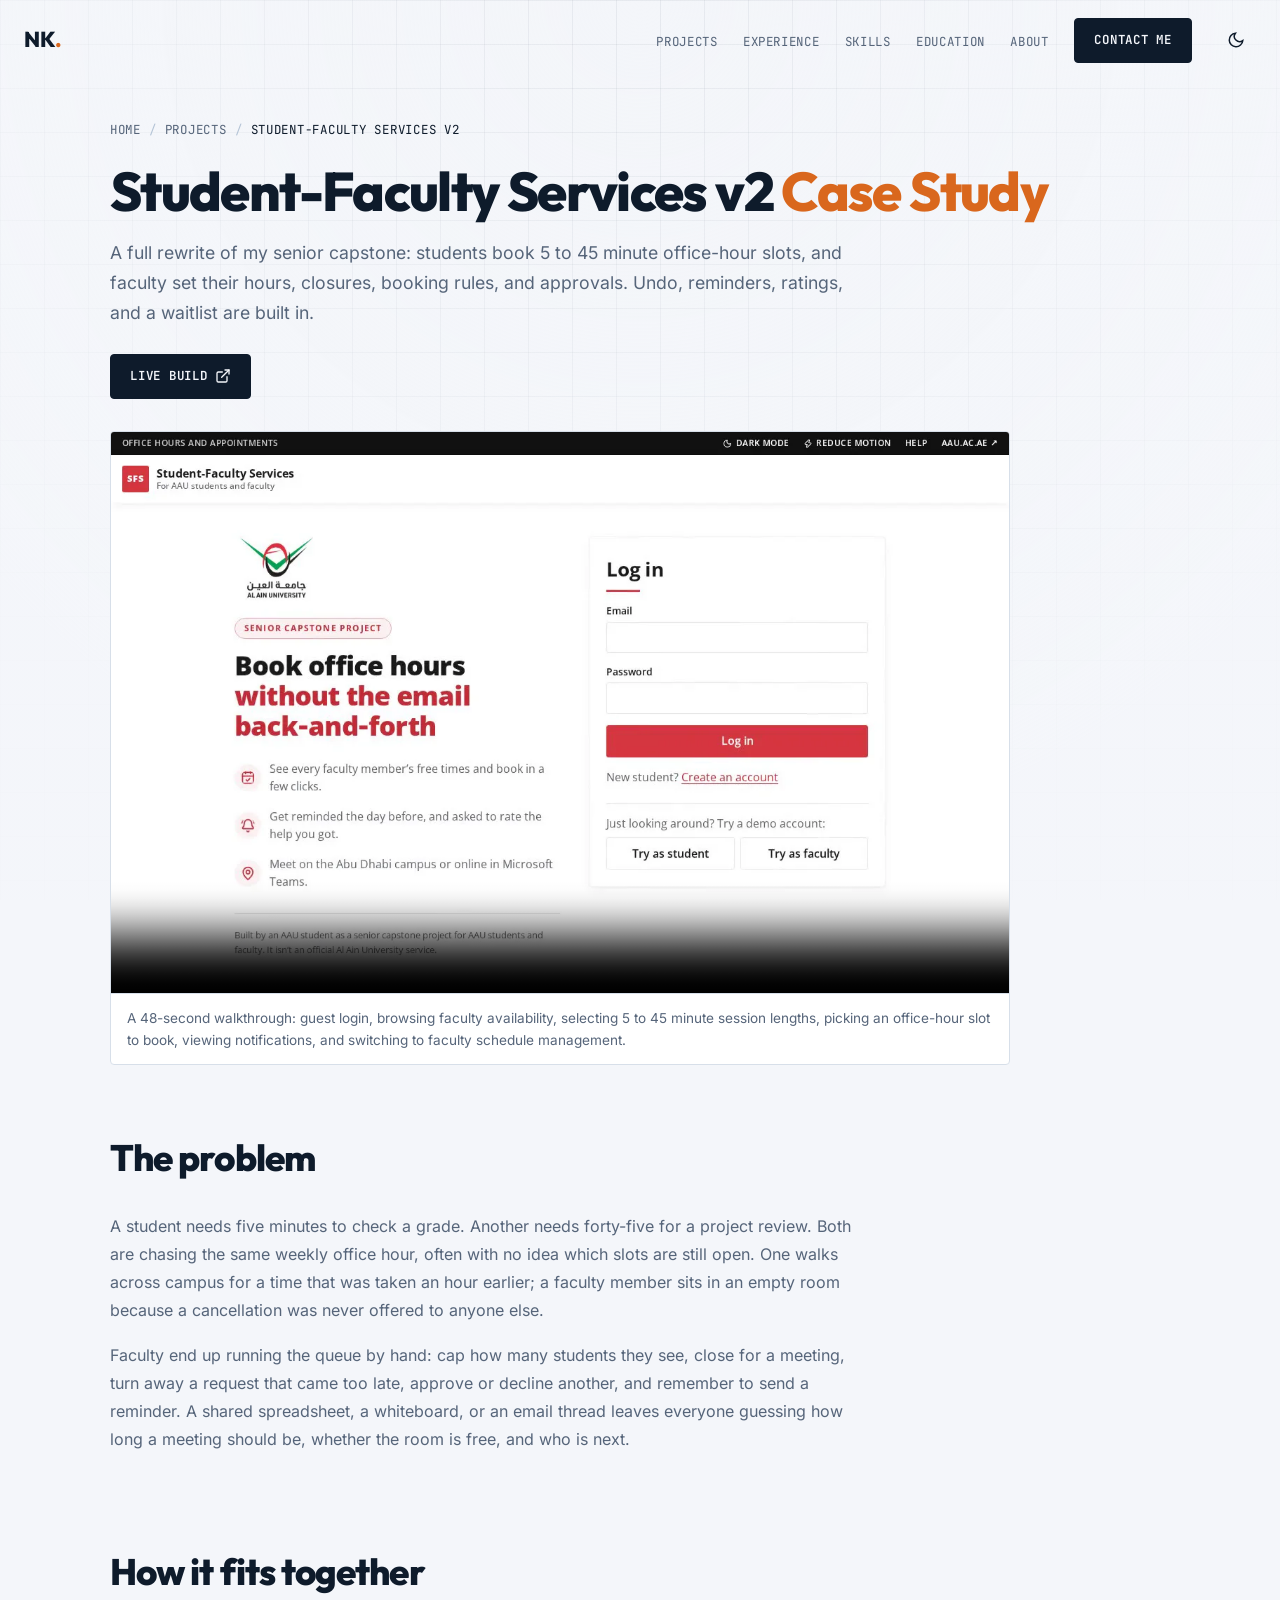
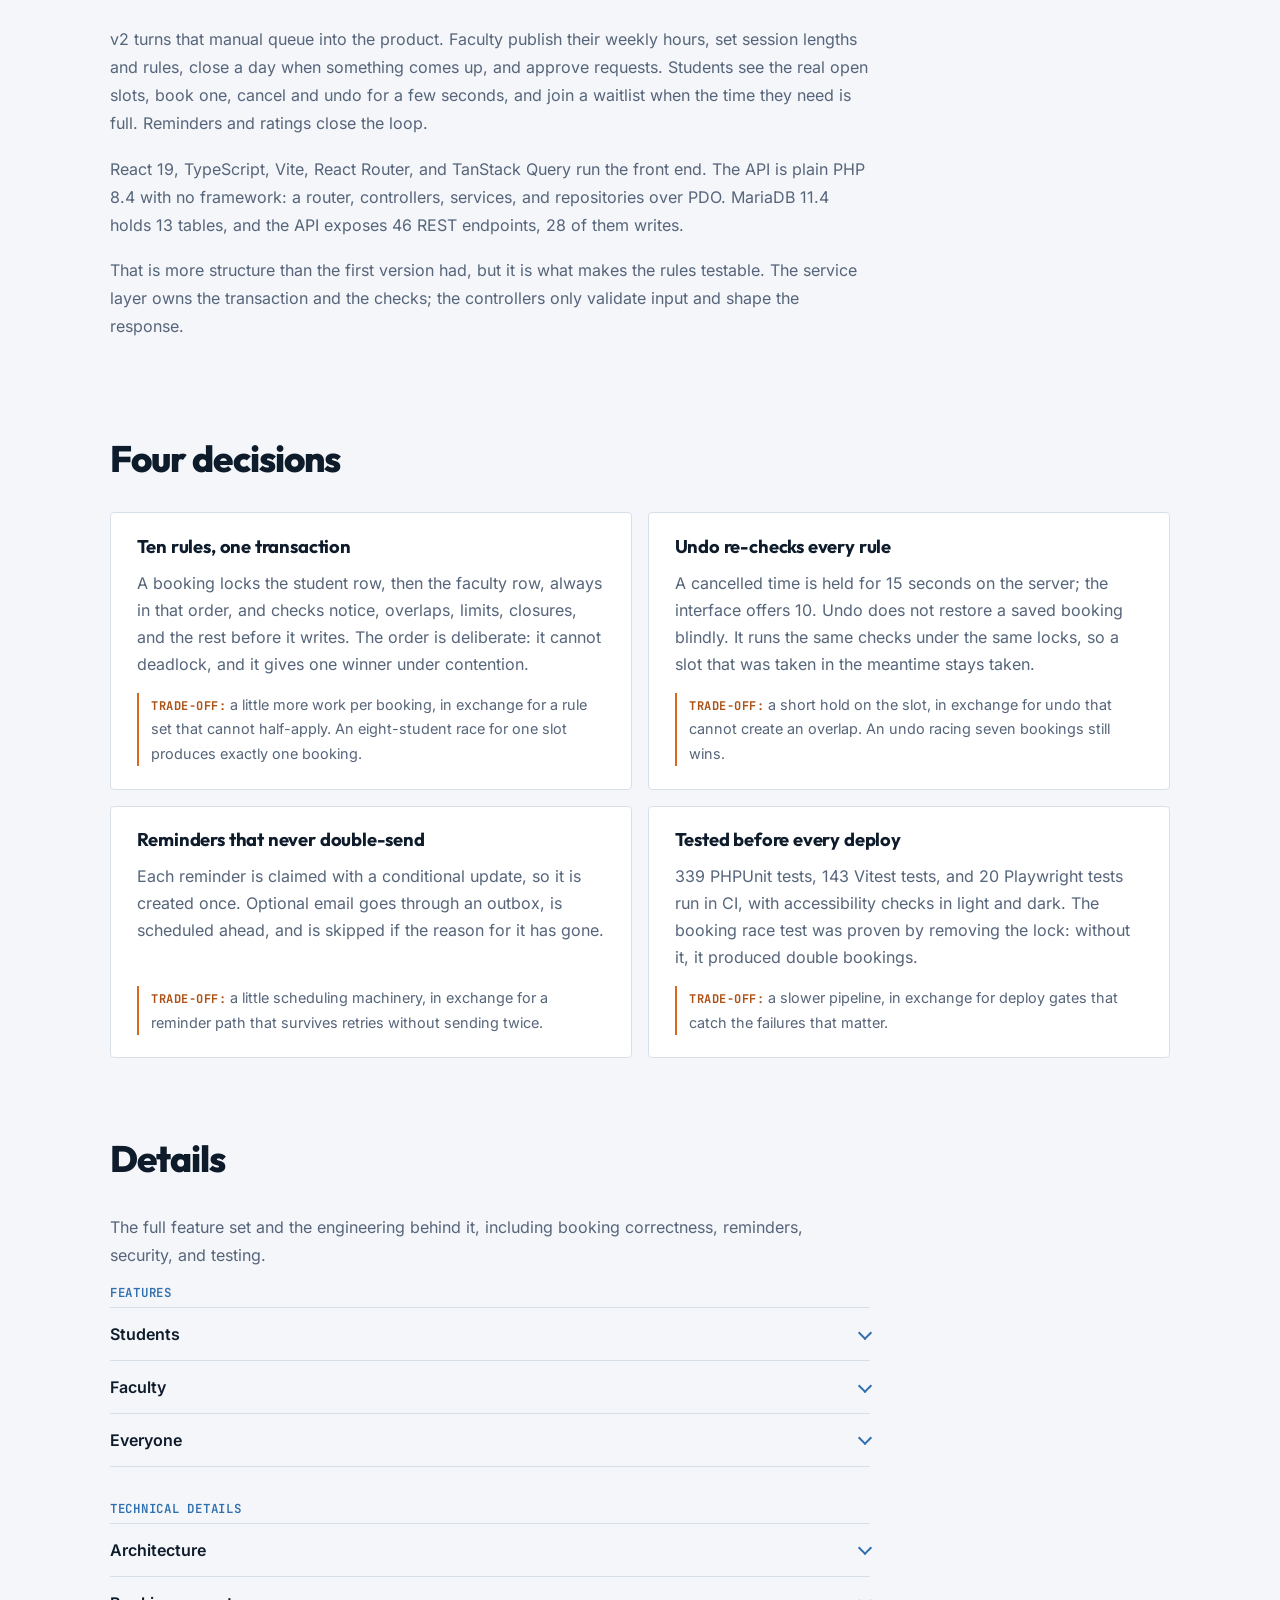
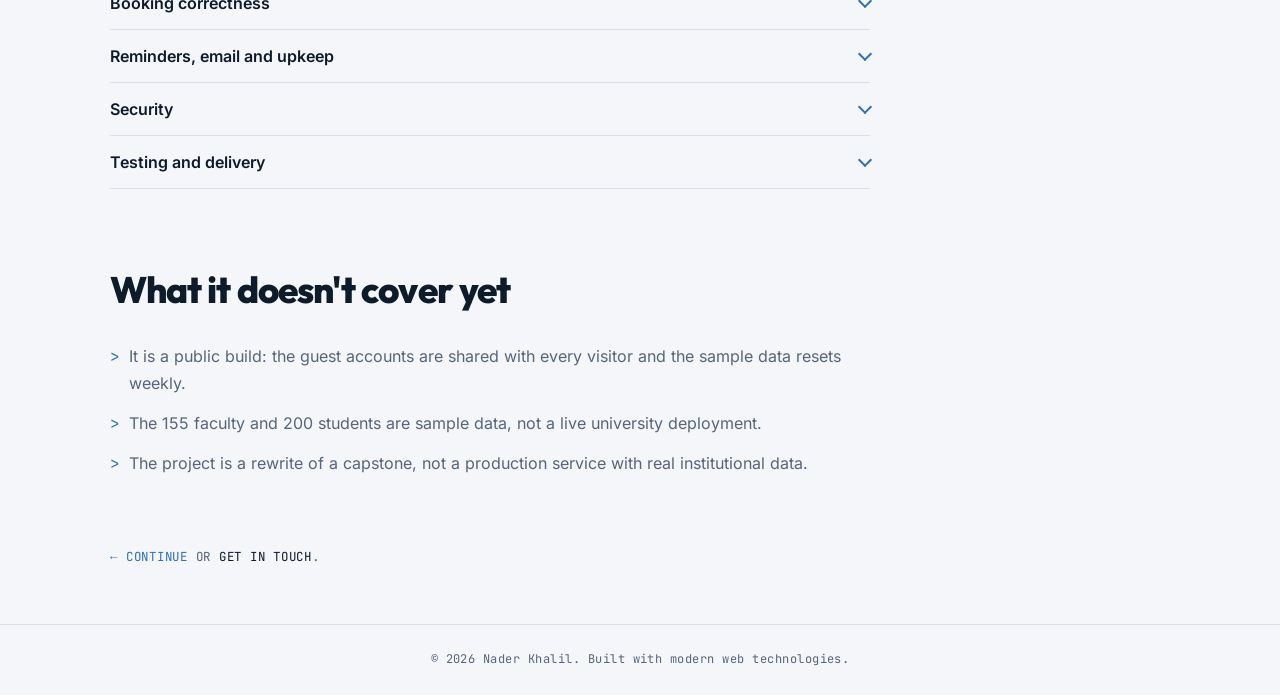
<file: case-study-v2.html>
<!DOCTYPE html>
<html lang="en">
<head>
    <meta charset="UTF-8">
    <meta name="viewport" content="width=device-width, initial-scale=1.0">
    <meta name="theme-color" content="#05080f">
    <title>Student-Faculty Services v2 case study | Nader Khalil</title>
    <meta name="description" content="How I rebuilt my senior capstone as a framework-free PHP API and React front end: ten booking rules in one transaction, undo that re-checks every rule, reminders that never double-send, and 500+ tests.">
    <link rel="canonical" href="https://naderkhalil.dev/case-study-v2.html">
    <link rel="icon" href="assets/favicon.svg?v=2" type="image/svg+xml">
    <link rel="icon" href="assets/favicon-32.png?v=2" sizes="32x32" type="image/png">
    <link rel="apple-touch-icon" href="assets/apple-touch-icon.png">
    <!-- Social previews -->
    <meta property="og:type" content="website">
    <meta property="og:site_name" content="Nader Khalil">
    <meta property="og:title" content="Student-Faculty Services v2 case study | Nader Khalil">
    <meta property="og:description" content="How I rebuilt my senior capstone as a framework-free PHP API and React front end: ten booking rules in one transaction, undo that re-checks every rule, reminders that never double-send, and 500+ tests.">
    <meta property="og:url" content="https://naderkhalil.dev/case-study-v2.html">
    <meta property="og:image" content="https://naderkhalil.dev/assets/og-image.png">
    <meta property="og:image:width" content="1200">
    <meta property="og:image:height" content="630">
    <meta property="og:image:alt" content="Nader Khalil, Full-Stack Developer">
    <meta name="twitter:card" content="summary_large_image">
    <meta name="twitter:title" content="Student-Faculty Services v2 case study | Nader Khalil">
    <meta name="twitter:description" content="How I rebuilt my senior capstone as a framework-free PHP API and React front end: ten booking rules in one transaction, undo that re-checks every rule, reminders that never double-send, and 500+ tests.">
    <meta name="twitter:image" content="https://naderkhalil.dev/assets/og-image.png">
    <!-- Google Fonts -->
    <link rel="preload" href="assets/fonts/inter-latin-var.woff2" as="font" type="font/woff2" crossorigin>
    <link rel="preload" href="assets/fonts/outfit-latin-var.woff2" as="font" type="font/woff2" crossorigin>
    <link rel="preload" href="assets/fonts/jetbrains-mono-latin-var.woff2" as="font" type="font/woff2" crossorigin>
    <link rel="stylesheet" href="styles.css?v=20261101c">
    <script>
        (function () {
            // Lets the CSS hide fade-in sections only when scripts can reveal them again.
            document.documentElement.classList.add('js');
            // A saved choice wins; on a first visit follow the visitor's OS setting.
            var t = null;
            try { t = localStorage.getItem('theme'); } catch (e) {}
            if (t !== 'light' && t !== 'dark') {
                t = window.matchMedia && window.matchMedia('(prefers-color-scheme: light)').matches ? 'light' : 'dark';
            }
            document.documentElement.setAttribute('data-theme', t);
            var m = document.querySelector('meta[name="theme-color"]');
            if (m) m.setAttribute('content', t === 'light' ? '#f4f6fa' : '#05080f');
        })();
    </script>
</head>
<body>
    <a class="skip-link" href="#main">Skip to content</a>
    <nav class="navbar" aria-label="Primary">
        <div class="nav-content">
            <a href="index.html" class="logo">NK<span class="highlight">.</span></a>
            <ul class="nav-links" id="primary-navigation">
                <li><a href="index.html#projects">Projects</a></li>
                <li><a href="index.html#experience">Experience</a></li>
                <li><a href="index.html#skills">Skills</a></li>
                <li><a href="index.html#education">Education</a></li>
                <li><a href="index.html#about">About</a></li>
                <li><a href="index.html#contact" class="btn-primary">Contact Me</a></li>
            </ul>
            <div class="nav-actions">
                <button class="theme-toggle" type="button" aria-label="Toggle light and dark theme">
                    <svg class="icon-sun" viewBox="0 0 24 24" fill="none" stroke="currentColor" stroke-width="2"><circle cx="12" cy="12" r="4"></circle><path d="M12 2v2M12 20v2M4.93 4.93l1.41 1.41M17.66 17.66l1.41 1.41M2 12h2M20 12h2M4.93 19.07l1.41-1.41M17.66 6.34l1.41-1.41"></path></svg>
                    <svg class="icon-moon" viewBox="0 0 24 24" fill="none" stroke="currentColor" stroke-width="2"><path d="M21 12.79A9 9 0 1 1 11.21 3 7 7 0 0 0 21 12.79z"></path></svg>
                </button>
                <button class="nav-toggle" aria-label="Toggle navigation" aria-expanded="false" aria-controls="primary-navigation">
                    <span></span>
                    <span></span>
                    <span></span>
                </button>
            </div>
        </div>
    </nav>

        <main id="main">
        <section class="page-head">
            <nav class="breadcrumb" aria-label="Breadcrumb">
                <ol>
                    <li><a href="index.html">Home</a></li>
                    <li><a href="index.html#projects">Projects</a></li>
                    <li aria-current="page">Student-Faculty Services v2</li>
                </ol>
            </nav>
            <h1 class="page-title">Student-Faculty Services v2 <span class="hl">Case Study</span></h1>
            <p class="case-lead">A full rewrite of my senior capstone: students book 5 to 45 minute office-hour slots, and faculty set their hours, closures, booking rules, and approvals. Undo, reminders, ratings, and a waitlist are built in.</p>
            <div class="case-cta">
                <a href="https://student-faculty-services-v2.infinityfree.io" target="_blank" rel="noopener noreferrer" class="btn-primary btn-with-icon" title="Open live project" aria-label="Live build (opens in a new tab)">Live build <svg viewBox="0 0 24 24" fill="none" stroke="currentColor" stroke-width="2" stroke-linecap="round" stroke-linejoin="round" aria-hidden="true"><path d="M18 13v6a2 2 0 0 1-2 2H5a2 2 0 0 1-2-2V8a2 2 0 0 1 2-2h6"></path><path d="M15 3h6v6"></path><path d="M10 14 21 3"></path></svg></a>
            </div>
            <figure class="case-video">
                <video controls preload="none" playsinline poster="assets/videos/v2-walkthrough-poster.webp" width="1280" height="800">
                    <source src="assets/videos/student-faculty-services-v2-walkthrough.mp4" type="video/mp4">
                    Your browser can't play this video. <a href="assets/videos/student-faculty-services-v2-walkthrough.mp4">Open it directly</a>.
                </video>
                <figcaption>A 48-second walkthrough: guest login, browsing faculty availability, selecting 5 to 45 minute session lengths, picking an office-hour slot to book, viewing notifications, and switching to faculty schedule management.</figcaption>
            </figure>
        </section>

        <section class="section case-section">
            <h2 class="section-title fade-in">The problem</h2>
            <div class="case-prose fade-in">
                <p>A student needs five minutes to check a grade. Another needs forty-five for a project review. Both are chasing the same weekly office hour, often with no idea which slots are still open. One walks across campus for a time that was taken an hour earlier; a faculty member sits in an empty room because a cancellation was never offered to anyone else.</p>
                <p>Faculty end up running the queue by hand: cap how many students they see, close for a meeting, turn away a request that came too late, approve or decline another, and remember to send a reminder. A shared spreadsheet, a whiteboard, or an email thread leaves everyone guessing how long a meeting should be, whether the room is free, and who is next.</p>
            </div>
        </section>

        <section class="section case-section">
            <h2 class="section-title fade-in">How it fits together</h2>
            <div class="case-prose fade-in">
                <p>v2 turns that manual queue into the product. Faculty publish their weekly hours, set session lengths and rules, close a day when something comes up, and approve requests. Students see the real open slots, book one, cancel and undo for a few seconds, and join a waitlist when the time they need is full. Reminders and ratings close the loop.</p>
                <p>React 19, TypeScript, Vite, React Router, and TanStack Query run the front end. The API is plain PHP 8.4 with no framework: a router, controllers, services, and repositories over PDO. MariaDB 11.4 holds 13 tables, and the API exposes 46 REST endpoints, 28 of them writes.</p>
                <p>That is more structure than the first version had, but it is what makes the rules testable. The service layer owns the transaction and the checks; the controllers only validate input and shape the response.</p>
            </div>
        </section>

        <section class="section case-section">
            <h2 class="section-title fade-in">Four decisions</h2>
            <div class="case-decisions">
                <article class="case-decision glass">
                    <h3>Ten rules, one transaction</h3>
                    <p>A booking locks the student row, then the faculty row, always in that order, and checks notice, overlaps, limits, closures, and the rest before it writes. The order is deliberate: it cannot deadlock, and it gives one winner under contention.</p>
                    <p class="case-tradeoff"><strong>Trade-off:</strong> a little more work per booking, in exchange for a rule set that cannot half-apply. An eight-student race for one slot produces exactly one booking.</p>
                </article>
                <article class="case-decision glass">
                    <h3>Undo re-checks every rule</h3>
                    <p>A cancelled time is held for 15 seconds on the server; the interface offers 10. Undo does not restore a saved booking blindly. It runs the same checks under the same locks, so a slot that was taken in the meantime stays taken.</p>
                    <p class="case-tradeoff"><strong>Trade-off:</strong> a short hold on the slot, in exchange for undo that cannot create an overlap. An undo racing seven bookings still wins.</p>
                </article>
                <article class="case-decision glass">
                    <h3>Reminders that never double-send</h3>
                    <p>Each reminder is claimed with a conditional update, so it is created once. Optional email goes through an outbox, is scheduled ahead, and is skipped if the reason for it has gone.</p>
                    <p class="case-tradeoff"><strong>Trade-off:</strong> a little scheduling machinery, in exchange for a reminder path that survives retries without sending twice.</p>
                </article>
                <article class="case-decision glass">
                    <h3>Tested before every deploy</h3>
                    <p>339 PHPUnit tests, 143 Vitest tests, and 20 Playwright tests run in CI, with accessibility checks in light and dark. The booking race test was proven by removing the lock: without it, it produced double bookings.</p>
                    <p class="case-tradeoff"><strong>Trade-off:</strong> a slower pipeline, in exchange for deploy gates that catch the failures that matter.</p>
                </article>
            </div>
        </section>

        <section class="section case-section">
            <h2 class="section-title fade-in">Details</h2>
            <div class="case-prose fade-in">
                <p>The full feature set and the engineering behind it, including booking correctness, reminders, security, and testing.</p>
            </div>
            <div class="case-details-groups">
                <section class="case-details-group">
                    <h3>Features</h3>
                    <div class="case-detail-stack">
                        <details class="case-detail">
                            <summary>Students</summary>
                            <div class="case-detail-body">
                                <ul class="case-detail-list">
                                    <li>Faculty directory: search by name or college, with each person's next free time.</li>
                                    <li>Faculty profiles: details, weekly office hours with their rooms or online meetings, and rating averages once there are three ratings.</li>
                                    <li>Booking grid for the next 7 days: pick a session length (5, 15, 30 or 45 minutes) with free-slot counts per length; times inside a faculty member's minimum notice show as "Too soon".</li>
                                    <li>Limits: at most 5 upcoming appointments, one per faculty member per day, and no overlaps.</li>
                                    <li>Cancel with a 10-second undo.</li>
                                    <li>Waitlist when nothing is free (up to 5 at once): one alert when a time opens, in the app and by email if enabled.</li>
                                    <li>Ratings after an attended appointment: three 1-5 criteria within 14 days, anonymous to faculty.</li>
                                    <li>Reminders the day before each appointment and before the rating window closes, plus optional email with a verified address.</li>
                                    <li>Profile with name, major and photo; sign-up with a university-format student ID and a "Suggest an ID" helper.</li>
                                </ul>
                            </div>
                        </details>
                        <details class="case-detail">
                            <summary>Faculty</summary>
                            <div class="case-detail-body">
                                <ul class="case-detail-list">
                                    <li>Dashboard with today's appointments and Close now for emergencies.</li>
                                    <li>Weekly office-hours blocks (1.5 hours, up to two a day), each in a campus room or online; editing or removing one previews which bookings it would cancel.</li>
                                    <li>Closures: close a range of time with a preview of who is affected; a 10-second undo restores their bookings, and students are told once it is final.</li>
                                    <li>Booking rules: minimum notice, session lengths offered, and a gap around each appointment; they apply to new bookings only.</li>
                                    <li>Approvals: mark finished appointments attended or not, with an optional report, which opens rating for the student.</li>
                                </ul>
                            </div>
                        </details>
                        <details class="case-detail">
                            <summary>Everyone</summary>
                            <div class="case-detail-body">
                                <ul class="case-detail-list">
                                    <li>Notification bell (checked every minute while the tab is visible): bookings, cancellations, closures, reminders, approvals, rating requests and "a time is free"; shows the newest 30 with Show older and Clear read.</li>
                                    <li>Light and dark themes, phone layouts, and short tips on every page.</li>
                                    <li>Guest access: one-click student and faculty accounts, or sign in as any of the 155 faculty and 200 sample students; the sample data resets weekly.</li>
                                </ul>
                            </div>
                        </details>
                    </div>
                </section>
                <section class="case-details-group">
                    <h3>Technical details</h3>
                    <div class="case-detail-stack">
                        <details class="case-detail">
                            <summary>Architecture</summary>
                            <div class="case-detail-body">
                                <ul class="case-detail-list">
                                    <li>React 19, TypeScript, Vite, React Router and TanStack Query on the front end.</li>
                                    <li>A layered, framework-free PHP 8.4 API: router, controllers, services and repositories over PDO, with 46 REST endpoints (28 of them write endpoints).</li>
                                    <li>MariaDB 11.4 with 13 tables (11 foreign keys, 11 CHECK constraints and 4 unique keys).</li>
                                    <li>All times use Asia/Dubai through one clock that tests can freeze.</li>
                                </ul>
                            </div>
                        </details>
                        <details class="case-detail">
                            <summary>Booking correctness</summary>
                            <div class="case-detail-body">
                                <ul class="case-detail-list">
                                    <li>One transaction locks the student row, then the faculty row (always in that order, so bookings cannot deadlock) and checks ten rules.</li>
                                    <li>Tested three ways: a test holding a shared lock from a second connection, eight students racing for one slot over real HTTP (exactly one wins), and every rule checked in SQL at four times of the week; the race test fails without the lock.</li>
                                    <li>Undo: a cancelled time is held for 15 seconds (the interface offers 10), the other side's notification is dated at the end of the window, and undo re-checks every rule under the same locks; an undo racing seven bookings always wins.</li>
                                </ul>
                            </div>
                        </details>
                        <details class="case-detail">
                            <summary>Reminders, email and upkeep</summary>
                            <div class="case-detail-body">
                                <ul class="case-detail-list">
                                    <li>Reminders are claimed with a conditional update, so each is created once; optional emails go through an outbox, are scheduled ahead, and one whose reason is gone is never sent.</li>
                                    <li>Email addresses are verified with a click that needs a real button press, so mail scanners cannot confirm them.</li>
                                    <li>New database migrations, the weekly sample-data reset and reminders run automatically on the first request that needs them, under database locks; a test proves the original schema plus every migration equals the current schema.</li>
                                </ul>
                            </div>
                        </details>
                        <details class="case-detail">
                            <summary>Security</summary>
                            <div class="case-detail-body">
                                <ul class="case-detail-list">
                                    <li>Prepared statements (real server-side prepares) for every query that takes user input; ownership is checked in the SQL itself.</li>
                                    <li>A CSRF token is required on all 28 write endpoints; login throttling by email and IP; strict sessions with a new ID on login and logout.</li>
                                    <li>Uploaded photos are re-encoded to WebP, which drops metadata and hidden payloads; security headers are set on responses.</li>
                                </ul>
                            </div>
                        </details>
                        <details class="case-detail">
                            <summary>Testing and delivery</summary>
                            <div class="case-detail-body">
                                <ul class="case-detail-list">
                                    <li>339 PHPUnit tests (unit tests and feature tests through the real router), plus real-HTTP tests through Apache, 143 Vitest tests, and 20 Playwright tests that run on desktop and phone with axe accessibility checks in light and dark mode.</li>
                                    <li>The booking race test was proven by removing the lock: without it, it produced double bookings; Lighthouse scores 100 for accessibility and best practices on the login page.</li>
                                    <li>GitHub Actions runs the web and API checks, integration tests and a production-layout check, and deploys only when everything passes; local development and CI use the same MariaDB version as production.</li>
                                    <li>A README with architecture and data-model diagrams, a handoff guide for new developers, and a deploy guide with the migration procedure.</li>
                                </ul>
                            </div>
                        </details>
                    </div>
                </section>
            </div>
        </section>

        <section class="section case-section">
            <h2 class="section-title fade-in">What it doesn't cover yet</h2>
            <div class="case-prose fade-in">
                <ul class="case-list">
                    <li>It is a public build: the guest accounts are shared with every visitor and the sample data resets weekly.</li>
                    <li>The 155 faculty and 200 students are sample data, not a live university deployment.</li>
                    <li>The project is a rewrite of a capstone, not a production service with real institutional data.</li>
                </ul>
            </div>
        </section>

        <p class="page-continue case-page-continue"><a href="index.html#student-faculty-services-v2">&larr; Continue</a> or <a href="index.html#contact">get in touch</a>.</p>
    </main>

    <footer>
        <p>&copy; 2026 Nader Khalil. Built with modern web technologies.</p>
    </footer>

    <script src="script.js?v=20261028a"></script>
</body>
</html>
</file>
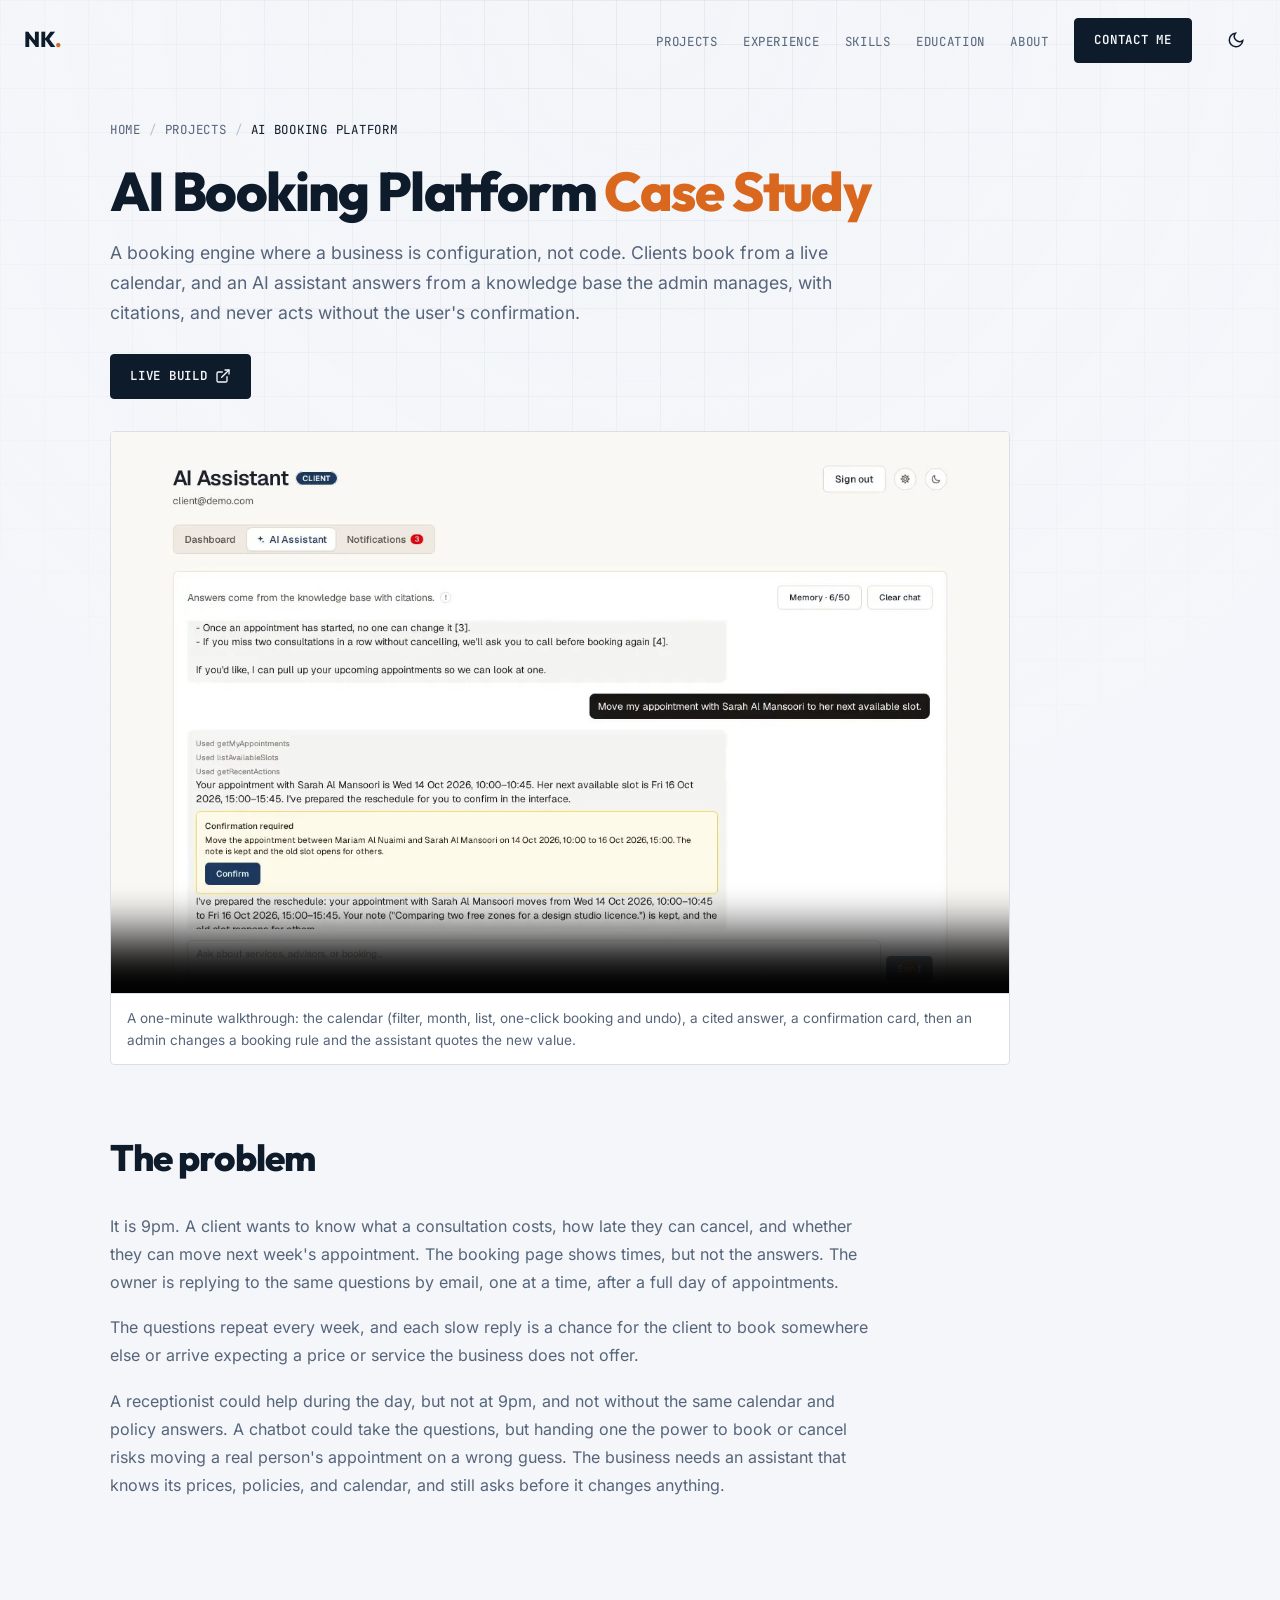
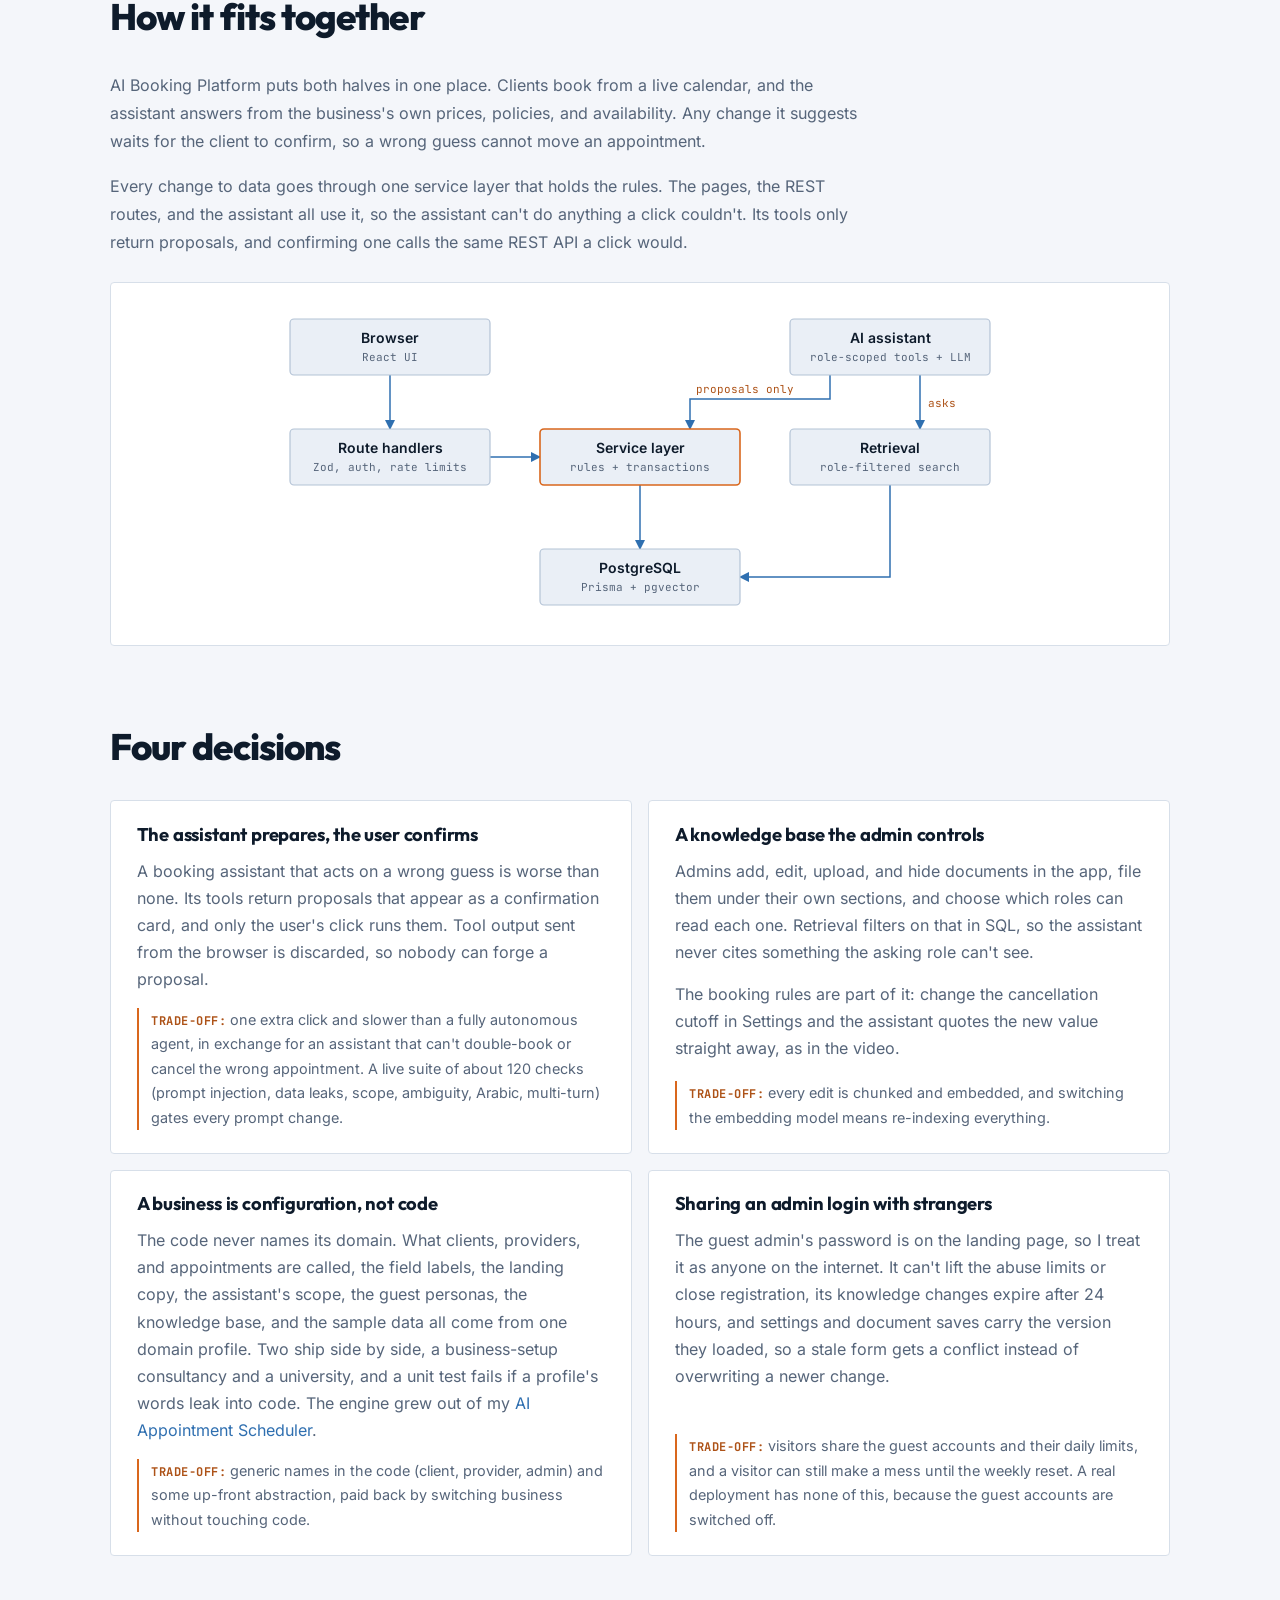
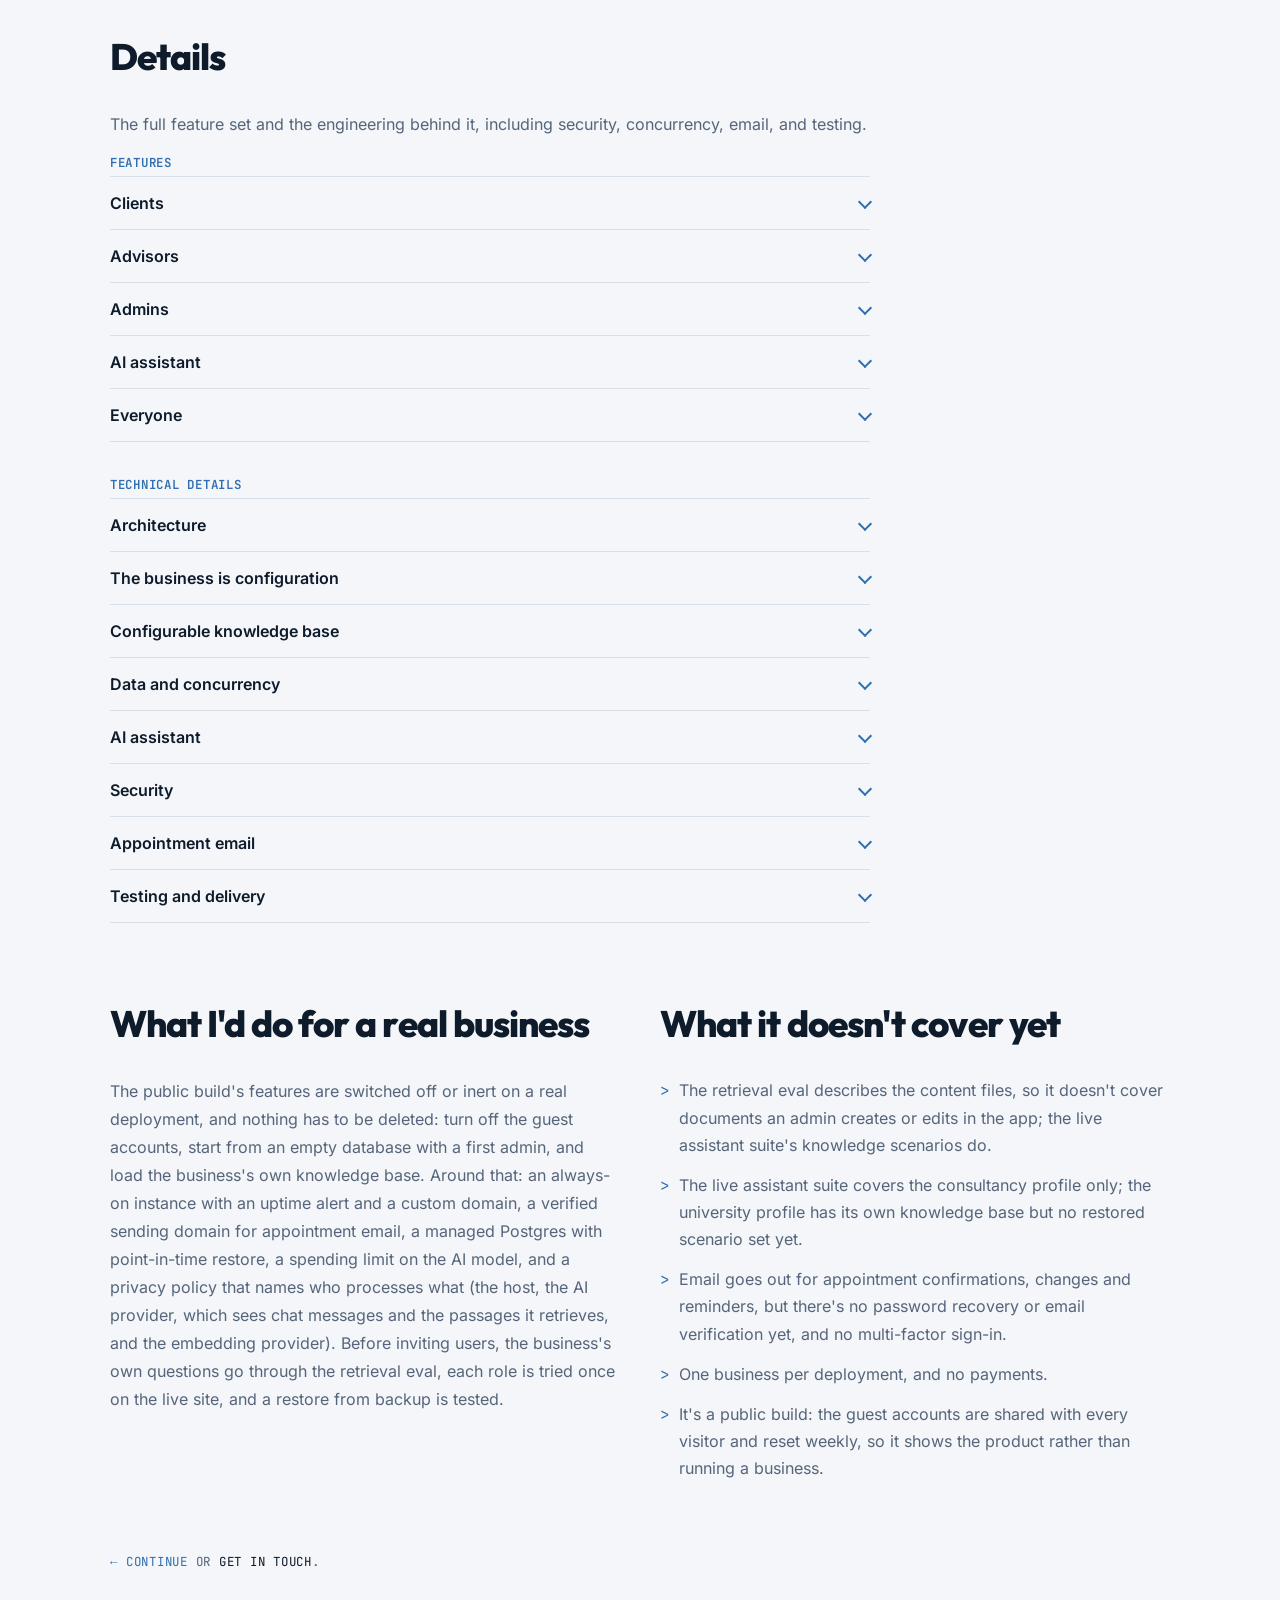
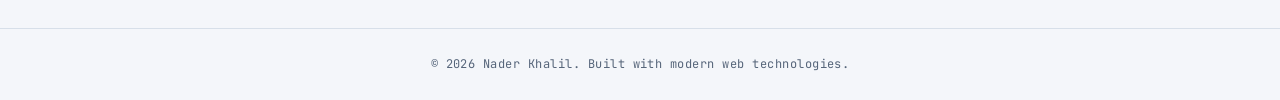
<file: case-study.html>
<!DOCTYPE html>
<html lang="en">
<head>
    <meta charset="UTF-8">
    <meta name="viewport" content="width=device-width, initial-scale=1.0">
    <meta name="theme-color" content="#05080f">
    <title>AI Booking Platform case study | Nader Khalil</title>
    <meta name="description" content="How I built a booking engine where a business is configuration, not code, with an AI assistant that answers from an admin-managed knowledge base and never acts without confirmation.">
    <link rel="canonical" href="https://naderkhalil.dev/case-study.html">
    <link rel="icon" href="assets/favicon.svg?v=2" type="image/svg+xml">
    <link rel="icon" href="assets/favicon-32.png?v=2" sizes="32x32" type="image/png">
    <link rel="apple-touch-icon" href="assets/apple-touch-icon.png">
    <!-- Social previews -->
    <meta property="og:type" content="website">
    <meta property="og:site_name" content="Nader Khalil">
    <meta property="og:title" content="AI Booking Platform case study | Nader Khalil">
    <meta property="og:description" content="How I built a booking engine where a business is configuration, not code, with an AI assistant that answers from an admin-managed knowledge base and never acts without confirmation.">
    <meta property="og:url" content="https://naderkhalil.dev/case-study.html">
    <meta property="og:image" content="https://naderkhalil.dev/assets/og-image.png">
    <meta property="og:image:width" content="1200">
    <meta property="og:image:height" content="630">
    <meta property="og:image:alt" content="Nader Khalil, Full-Stack Developer">
    <meta name="twitter:card" content="summary_large_image">
    <meta name="twitter:title" content="AI Booking Platform case study | Nader Khalil">
    <meta name="twitter:description" content="How I built a booking engine where a business is configuration, not code, with an AI assistant that answers from an admin-managed knowledge base and never acts without confirmation.">
    <meta name="twitter:image" content="https://naderkhalil.dev/assets/og-image.png">
    <!-- Google Fonts -->
    <link rel="preload" href="assets/fonts/inter-latin-var.woff2" as="font" type="font/woff2" crossorigin>
    <link rel="preload" href="assets/fonts/outfit-latin-var.woff2" as="font" type="font/woff2" crossorigin>
    <link rel="preload" href="assets/fonts/jetbrains-mono-latin-var.woff2" as="font" type="font/woff2" crossorigin>
    <link rel="stylesheet" href="styles.css?v=20261101c">
    <script>
        (function () {
            // Lets the CSS hide fade-in sections only when scripts can reveal them again.
            document.documentElement.classList.add('js');
            // A saved choice wins; on a first visit follow the visitor's OS setting.
            var t = null;
            try { t = localStorage.getItem('theme'); } catch (e) {}
            if (t !== 'light' && t !== 'dark') {
                t = window.matchMedia && window.matchMedia('(prefers-color-scheme: light)').matches ? 'light' : 'dark';
            }
            document.documentElement.setAttribute('data-theme', t);
            var m = document.querySelector('meta[name="theme-color"]');
            if (m) m.setAttribute('content', t === 'light' ? '#f4f6fa' : '#05080f');
        })();
    </script>
</head>
<body>
    <a class="skip-link" href="#main">Skip to content</a>
    <nav class="navbar" aria-label="Primary">
        <div class="nav-content">
            <a href="index.html" class="logo">NK<span class="highlight">.</span></a>
            <ul class="nav-links" id="primary-navigation">
                <li><a href="index.html#projects">Projects</a></li>
                <li><a href="index.html#experience">Experience</a></li>
                <li><a href="index.html#skills">Skills</a></li>
                <li><a href="index.html#education">Education</a></li>
                <li><a href="index.html#about">About</a></li>
                <li><a href="index.html#contact" class="btn-primary">Contact Me</a></li>
            </ul>
            <div class="nav-actions">
                <button class="theme-toggle" type="button" aria-label="Toggle light and dark theme">
                    <svg class="icon-sun" viewBox="0 0 24 24" fill="none" stroke="currentColor" stroke-width="2"><circle cx="12" cy="12" r="4"></circle><path d="M12 2v2M12 20v2M4.93 4.93l1.41 1.41M17.66 17.66l1.41 1.41M2 12h2M20 12h2M4.93 19.07l1.41-1.41M17.66 6.34l1.41-1.41"></path></svg>
                    <svg class="icon-moon" viewBox="0 0 24 24" fill="none" stroke="currentColor" stroke-width="2"><path d="M21 12.79A9 9 0 1 1 11.21 3 7 7 0 0 0 21 12.79z"></path></svg>
                </button>
                <button class="nav-toggle" aria-label="Toggle navigation" aria-expanded="false" aria-controls="primary-navigation">
                    <span></span>
                    <span></span>
                    <span></span>
                </button>
            </div>
        </div>
    </nav>

    <main id="main">
        <section class="page-head">
            <nav class="breadcrumb" aria-label="Breadcrumb">
                <ol>
                    <li><a href="index.html">Home</a></li>
                    <li><a href="index.html#projects">Projects</a></li>
                    <li aria-current="page">AI Booking Platform</li>
                </ol>
            </nav>
            <h1 class="page-title">AI Booking Platform <span class="hl">Case Study</span></h1>
            <p class="case-lead">A booking engine where a business is configuration, not code. Clients book from a live calendar, and an AI assistant answers from a knowledge base the admin manages, with citations, and never acts without the user's confirmation.</p>
            <div class="case-cta">
                <a href="https://booking.naderkhalil.dev/" target="_blank" rel="noopener noreferrer" class="btn-primary btn-with-icon" title="Open live project" aria-label="Live build (opens in a new tab)">Live build <svg viewBox="0 0 24 24" fill="none" stroke="currentColor" stroke-width="2" stroke-linecap="round" stroke-linejoin="round" aria-hidden="true"><path d="M18 13v6a2 2 0 0 1-2 2H5a2 2 0 0 1-2-2V8a2 2 0 0 1 2-2h6"></path><path d="M15 3h6v6"></path><path d="M10 14 21 3"></path></svg></a>
            </div>
            <figure class="case-video">
                <video controls preload="none" playsinline poster="assets/videos/booking-platform-poster.webp" width="1280" height="800">
                    <source src="assets/videos/booking-platform-walkthrough.mp4" type="video/mp4">
                    Your browser can't play this video. <a href="assets/videos/booking-platform-walkthrough.mp4">Open it directly</a>.
                </video>
                <figcaption>A one-minute walkthrough: the calendar (filter, month, list, one-click booking and undo), a cited answer, a confirmation card, then an admin changes a booking rule and the assistant quotes the new value.</figcaption>
            </figure>
        </section>

        <section class="section case-section">
            <h2 class="section-title fade-in">The problem</h2>
            <div class="case-prose fade-in">
                <p>It is 9pm. A client wants to know what a consultation costs, how late they can cancel, and whether they can move next week's appointment. The booking page shows times, but not the answers. The owner is replying to the same questions by email, one at a time, after a full day of appointments.</p>
                <p>The questions repeat every week, and each slow reply is a chance for the client to book somewhere else or arrive expecting a price or service the business does not offer.</p>
                <p>A receptionist could help during the day, but not at 9pm, and not without the same calendar and policy answers. A chatbot could take the questions, but handing one the power to book or cancel risks moving a real person's appointment on a wrong guess. The business needs an assistant that knows its prices, policies, and calendar, and still asks before it changes anything.</p>
            </div>
        </section>

        <section class="section case-section">
            <h2 class="section-title fade-in">How it fits together</h2>
            <div class="case-prose fade-in">
                <p>AI Booking Platform puts both halves in one place. Clients book from a live calendar, and the assistant answers from the business's own prices, policies, and availability. Any change it suggests waits for the client to confirm, so a wrong guess cannot move an appointment.</p>
                <p>Every change to data goes through one service layer that holds the rules. The pages, the REST routes, and the assistant all use it, so the assistant can't do anything a click couldn't. Its tools only return proposals, and confirming one calls the same REST API a click would.</p>
            </div>
            <figure class="case-diagram fade-in">
                <svg class="case-svg" viewBox="0 0 760 330" role="img" aria-labelledby="arch-title arch-desc">
                    <title id="arch-title">How the booking platform fits together</title>
                    <desc id="arch-desc">The browser talks to route handlers, which call one service layer that holds the rules and talks to PostgreSQL. The assistant uses retrieval over pgvector for answers and can only send proposals to the same service layer.</desc>
                    <defs>
                        <marker id="arr" viewBox="0 0 10 10" refX="9" refY="5" markerWidth="7" markerHeight="7" orient="auto-start-reverse"><path d="M0 0L10 5L0 10z" class="svg-arrow"></path></marker>
                    </defs>
                    <g class="svg-lines">
                        <path d="M130 76V130" marker-end="url(#arr)"></path>
                        <path d="M230 158H280" marker-end="url(#arr)"></path>
                        <path d="M570 76V100H430V130" marker-end="url(#arr)"></path>
                        <path d="M660 76V130" marker-end="url(#arr)"></path>
                        <path d="M380 186V250" marker-end="url(#arr)"></path>
                        <path d="M630 186V278H480" marker-end="url(#arr)"></path>
                    </g>
                    <g class="svg-box"><rect x="30" y="20" width="200" height="56" rx="4"></rect><text x="130" y="44" class="svg-title">Browser</text><text x="130" y="62" class="svg-sub">React UI</text></g>
                    <g class="svg-box"><rect x="30" y="130" width="200" height="56" rx="4"></rect><text x="130" y="154" class="svg-title">Route handlers</text><text x="130" y="172" class="svg-sub">Zod, auth, rate limits</text></g>
                    <g class="svg-box svg-key"><rect x="280" y="130" width="200" height="56" rx="4"></rect><text x="380" y="154" class="svg-title">Service layer</text><text x="380" y="172" class="svg-sub">rules + transactions</text></g>
                    <g class="svg-box"><rect x="530" y="20" width="200" height="56" rx="4"></rect><text x="630" y="44" class="svg-title">AI assistant</text><text x="630" y="62" class="svg-sub">role-scoped tools + LLM</text></g>
                    <g class="svg-box"><rect x="530" y="130" width="200" height="56" rx="4"></rect><text x="630" y="154" class="svg-title">Retrieval</text><text x="630" y="172" class="svg-sub">role-filtered search</text></g>
                    <g class="svg-box"><rect x="280" y="250" width="200" height="56" rx="4"></rect><text x="380" y="274" class="svg-title">PostgreSQL</text><text x="380" y="292" class="svg-sub">Prisma + pgvector</text></g>
                    <text x="436" y="94" class="svg-note">proposals only</text>
                    <text x="668" y="108" class="svg-note">asks</text>
                </svg>
            </figure>
            <ol class="case-flow">
                <li><strong>Pages and clicks:</strong> the browser calls route handlers (Zod validation, auth, rate limits), which call the service layer (rules and transactions), which writes to PostgreSQL.</li>
                <li><strong>The assistant:</strong> it searches the knowledge base through retrieval that only returns what the asking role may read, and it can only send proposals to the same service layer.</li>
            </ol>
        </section>

        <section class="section case-section">
            <h2 class="section-title fade-in">Four decisions</h2>

            <div class="case-decisions">
            <article class="case-decision glass">
                <h3>The assistant prepares, the user confirms</h3>
                <p>A booking assistant that acts on a wrong guess is worse than none. Its tools return proposals that appear as a confirmation card, and only the user's click runs them. Tool output sent from the browser is discarded, so nobody can forge a proposal.</p>
                <p class="case-tradeoff"><strong>Trade-off:</strong> one extra click and slower than a fully autonomous agent, in exchange for an assistant that can't double-book or cancel the wrong appointment. A live suite of about 120 checks (prompt injection, data leaks, scope, ambiguity, Arabic, multi-turn) gates every prompt change.</p>
            </article>

            <article class="case-decision glass">
                <h3>A knowledge base the admin controls</h3>
                <p>Admins add, edit, upload, and hide documents in the app, file them under their own sections, and choose which roles can read each one. Retrieval filters on that in SQL, so the assistant never cites something the asking role can't see.</p>
                <p>The booking rules are part of it: change the cancellation cutoff in Settings and the assistant quotes the new value straight away, as in the video.</p>
                <p class="case-tradeoff"><strong>Trade-off:</strong> every edit is chunked and embedded, and switching the embedding model means re-indexing everything.</p>
            </article>

            <article class="case-decision glass">
                <h3>A business is configuration, not code</h3>
                <p>The code never names its domain. What clients, providers, and appointments are called, the field labels, the landing copy, the assistant's scope, the guest personas, the knowledge base, and the sample data all come from one domain profile. Two ship side by side, a business-setup consultancy and a university, and a unit test fails if a profile's words leak into code. The engine grew out of my <a href="projects.html#more">AI Appointment Scheduler</a>.</p>
                <p class="case-tradeoff"><strong>Trade-off:</strong> generic names in the code (client, provider, admin) and some up-front abstraction, paid back by switching business without touching code.</p>
            </article>

            <article class="case-decision glass">
                <h3>Sharing an admin login with strangers</h3>
                <p>The guest admin's password is on the landing page, so I treat it as anyone on the internet. It can't lift the abuse limits or close registration, its knowledge changes expire after 24 hours, and settings and document saves carry the version they loaded, so a stale form gets a conflict instead of overwriting a newer change.</p>
                <p class="case-tradeoff"><strong>Trade-off:</strong> visitors share the guest accounts and their daily limits, and a visitor can still make a mess until the weekly reset. A real deployment has none of this, because the guest accounts are switched off.</p>
            </article>
            </div>
        </section>

        <section class="section case-section">
            <h2 class="section-title fade-in">Details</h2>
            <div class="case-prose fade-in">
                <p>The full feature set and the engineering behind it, including security, concurrency, email, and testing.</p>
            </div>
            <div class="case-details-groups">
                <section class="case-details-group">
                    <h3>Features</h3>
                    <div class="case-detail-stack">
                        <details class="case-detail">
                            <summary>Clients</summary>
                            <div class="case-detail-body">
                                <ul class="case-detail-list">
                                    <li>Browse every advisor's open slots on a week, month or list calendar, filter by practice area, and book in one click with an optional note.</li>
                                    <li>Reschedule, cancel and undo, export to a calendar app (.ics), and get reminders and live notifications, plus booking, change and reminder emails when they turn email on.</li>
                                </ul>
                            </div>
                        </details>
                        <details class="case-detail">
                            <summary>Advisors</summary>
                            <div class="case-detail-body">
                                <ul class="case-detail-list">
                                    <li>Publish availability as single slots, back-to-back runs or weekly repeats, and close or reopen slots.</li>
                                    <li>Move or cancel appointments, and undo their own changes for 15 minutes.</li>
                                </ul>
                            </div>
                        </details>
                        <details class="case-detail">
                            <summary>Admins</summary>
                            <div class="case-detail-body">
                                <ul class="case-detail-list">
                                    <li>An overview, user management (create clients, advisors or admins, edit, deactivate; each role's main account can't be deactivated), appointment cancellation, and a cross-user activity log.</li>
                                    <li>Settings without a deploy: booking rules within the engine's safe range, feature toggles (rescheduling, note edits, weekly repeats, undo, a required cancellation reason), per-account abuse limits and the registration policy, effective immediately, journaled, and quoted by the assistant.</li>
                                    <li>Knowledge base: create, edit, upload, delete and restore the documents the assistant answers from, each visible to everyone or to chosen roles, organised in sections.</li>
                                </ul>
                            </div>
                        </details>
                        <details class="case-detail">
                            <summary>AI assistant</summary>
                            <div class="case-detail-body">
                                <ul class="case-detail-list">
                                    <li>Scoped to each role; answers questions about services and policies with citations.</li>
                                    <li>Prepares bookings, reschedules, cancellations, notes and slot changes as confirmation cards that run only after you confirm.</li>
                                    <li>Understands follow-ups, relative dates and Arabic, never invents prices, and leaves case-specific advice to a consultation.</li>
                                </ul>
                            </div>
                        </details>
                        <details class="case-detail">
                            <summary>Everyone</summary>
                            <div class="case-detail-body">
                                <ul class="case-detail-list">
                                    <li>One-click guest sign-in for client, advisor and admin, a header switch between the three guest roles, and a weekly sample-data refresh.</li>
                                </ul>
                            </div>
                        </details>
                    </div>
                </section>
                <section class="case-details-group">
                    <h3>Technical details</h3>
                    <div class="case-detail-stack">
                        <details class="case-detail">
                            <summary>Architecture</summary>
                            <div class="case-detail-body">
                                <ul class="case-detail-list">
                                    <li>Next.js 16 (App Router), React 19, TypeScript in strict mode and Tailwind CSS 4.</li>
                                    <li>Route handlers validate every input with Zod.</li>
                                    <li>One write path: every change goes through <code>lib/services</code> (checks, then a transaction that journals the change for undo); limits live in <code>lib/rules.ts</code>, which feeds enforcement, the rules popover, the assistant's prompt and the tests.</li>
                                    <li>Everything is entered and shown in the business's time zone (IANA, DST-safe).</li>
                                </ul>
                            </div>
                        </details>
                        <details class="case-detail">
                            <summary>The business is configuration</summary>
                            <div class="case-detail-body">
                                <ul class="case-detail-list">
                                    <li>The code never names its domain: what clients, providers and appointments are called, the field labels, landing copy, the assistant's scope, guest personas, knowledge base and seed data all come from one domain profile.</li>
                                    <li>Two profiles ship side by side (a business-setup consultancy and a university), and a unit test fails if a profile's words leak into code.</li>
                                </ul>
                            </div>
                        </details>
                        <details class="case-detail">
                            <summary>Configurable knowledge base</summary>
                            <div class="case-detail-body">
                                <ul class="case-detail-list">
                                    <li>Admins manage it in the app, with no deploy: create and edit documents, upload up to 20 markdown or text files in one all-or-nothing batch, hide and restore them, and file them under sections they add, rename and reorder.</li>
                                    <li>Per-role visibility: each document, and each section's default for new ones, is visible to everyone or to any set of roles, and retrieval filters on that in SQL, so the assistant never cites a document the asking role can't read.</li>
                                    <li>Rules feed the assistant: the booking-rules document and the role guides are rendered from templates with the current settings, so a rule changed in Admin is quoted by the assistant straight away.</li>
                                    <li>Every edit, upload and rule change is chunked, embedded and written through the same service, journaled, and searchable and filterable in the database.</li>
                                    <li>Uploads are text-only, size-capped by counting bytes and never written to disk, and invisible or bidirectional text is rejected, with an adversarial test suite behind it.</li>
                                    <li>On the public build, the shared guest admin's changes expire after 24 hours.</li>
                                </ul>
                            </div>
                        </details>
                        <details class="case-detail">
                            <summary>Data and concurrency</summary>
                            <div class="case-detail-body">
                                <ul class="case-detail-list">
                                    <li>PostgreSQL 16 with pgvector through Prisma 7.</li>
                                    <li>A slot is claimed with a conditional update; the client's row is locked so overlap and fairness checks (no double-booking, at most 2 upcoming appointments per advisor) cannot race.</li>
                                    <li>Concurrency is tested against a real Postgres.</li>
                                </ul>
                            </div>
                        </details>
                        <details class="case-detail">
                            <summary>AI assistant</summary>
                            <div class="case-detail-body">
                                <ul class="case-detail-list">
                                    <li>Retrieval: documents are chunked (about 600 tokens, 12% overlap), embedded as 384-dimension vectors and fetched from pgvector, with each role retrieving only its own guide, filtered in SQL.</li>
                                    <li>Generation: DeepSeek through the Vercel AI SDK with 15 role-scoped tools and streamed answers with citations.</li>
                                    <li>Safety: tools only return proposals, a confirmation calls the same REST API a click would, and client-sent tool output is discarded.</li>
                                    <li>Cost and abuse: per-user and per-IP limits, a shared daily assistant budget on the public build, and a prompt layout that keeps 93–94% of the assistant's input served from the provider's cache on full live runs.</li>
                                    <li>Evaluation: a retrieval eval of 22 golden questions and a live suite of about 120 checks (injection, data leaks, scope, ambiguity, Arabic, multi-turn) that gates prompt changes.</li>
                                </ul>
                            </div>
                        </details>
                        <details class="case-detail">
                            <summary>Security</summary>
                            <div class="case-detail-body">
                                <ul class="case-detail-list">
                                    <li>Roles and deactivation are re-read from the database on every request; every API route outside sign-in, registration and health is guarded; admin, slot and booking routes require their role; ownership is checked in the service layer rather than assumed from an id; and admin pages re-check before any data loads.</li>
                                    <li>bcrypt passwords with timing-safe failed sign-ins, HttpOnly, SameSite and Secure session cookies with Auth.js's CSRF token, per-IP and per-account sign-in limits (Upstash), and a password change that signs out every other device.</li>
                                    <li>Nonce-based CSP with strict-dynamic, HSTS, nosniff, frame denial, a strict referrer policy and a permissions policy; Zod on every input, JSON-only bodies with byte-counted caps, parameterized Prisma queries, React escaping with chat and knowledge shown as plain text, and database connections that verify TLS certificates.</li>
                                    <li>A public admin login that's safe to share: the guest admin can't lift abuse limits or close registration, its knowledge changes expire after 24 hours, and stale forms get a conflict instead of overwriting a newer change.</li>
                                    <li>Sentry error tracking with personal-data collection off; Dependabot and a CI dependency audit; secrets only from the environment, and the Docker image runs as a non-root user.</li>
                                </ul>
                            </div>
                        </details>
                        <details class="case-detail">
                            <summary>Appointment email</summary>
                            <div class="case-detail-body">
                                <ul class="case-detail-list">
                                    <li>After the write, never inside it: booking confirmations, cancellation and reschedule notices, and reminders are queued in an outbox, and the notices are written only once the change commits, so a mail failure can't fail the booking.</li>
                                    <li>Sent by an hourly job through Resend, with retries, stale-row recovery and dedupe keys; a bounce or spam complaint turns email off for that account.</li>
                                    <li>Guest accounts and anyone with email off are skipped, and an account can send itself a test email from Account settings.</li>
                                </ul>
                            </div>
                        </details>
                        <details class="case-detail">
                            <summary>Testing and delivery</summary>
                            <div class="case-detail-body">
                                <ul class="case-detail-list">
                                    <li>357 unit, 320 integration (against Postgres) and 89 end-to-end tests, including axe accessibility scans (WCAG 2.1 AA) in light and dark.</li>
                                    <li>CI on every push; a Docker image with managed Postgres, expand-then-contract migrations so the live site keeps working while the database changes, and a weekly sample-data refresh.</li>
                                </ul>
                            </div>
                        </details>
                    </div>
                </section>
            </div>
        </section>

        <div class="case-pair">
        <section class="section case-section">
            <h2 class="section-title fade-in">What I'd do for a real business</h2>
            <div class="case-prose fade-in">
                <p>The public build's features are switched off or inert on a real deployment, and nothing has to be deleted: turn off the guest accounts, start from an empty database with a first admin, and load the business's own knowledge base. Around that: an always-on instance with an uptime alert and a custom domain, a verified sending domain for appointment email, a managed Postgres with point-in-time restore, a spending limit on the AI model, and a privacy policy that names who processes what (the host, the AI provider, which sees chat messages and the passages it retrieves, and the embedding provider). Before inviting users, the business's own questions go through the retrieval eval, each role is tried once on the live site, and a restore from backup is tested.</p>
            </div>
        </section>

        <section class="section case-section">
            <h2 class="section-title fade-in">What it doesn't cover yet</h2>
            <div class="case-prose fade-in">
                <ul class="case-list">
                    <li>The retrieval eval describes the content files, so it doesn't cover documents an admin creates or edits in the app; the live assistant suite's knowledge scenarios do.</li>
                    <li>The live assistant suite covers the consultancy profile only; the university profile has its own knowledge base but no restored scenario set yet.</li>
                    <li>Email goes out for appointment confirmations, changes and reminders, but there's no password recovery or email verification yet, and no multi-factor sign-in.</li>
                    <li>One business per deployment, and no payments.</li>
                    <li>It's a public build: the guest accounts are shared with every visitor and reset weekly, so it shows the product rather than running a business.</li>
                </ul>
            </div>
        </section>
        </div>

        <p class="page-continue case-page-continue"><a href="index.html#ai-booking-platform">&larr; Continue</a> or <a href="index.html#contact">get in touch</a>.</p>
    </main>

    <footer>
        <p>&copy; 2026 Nader Khalil. Built with modern web technologies.</p>
    </footer>

    <script src="script.js?v=20261028a"></script>
</body>
</html>
</file>
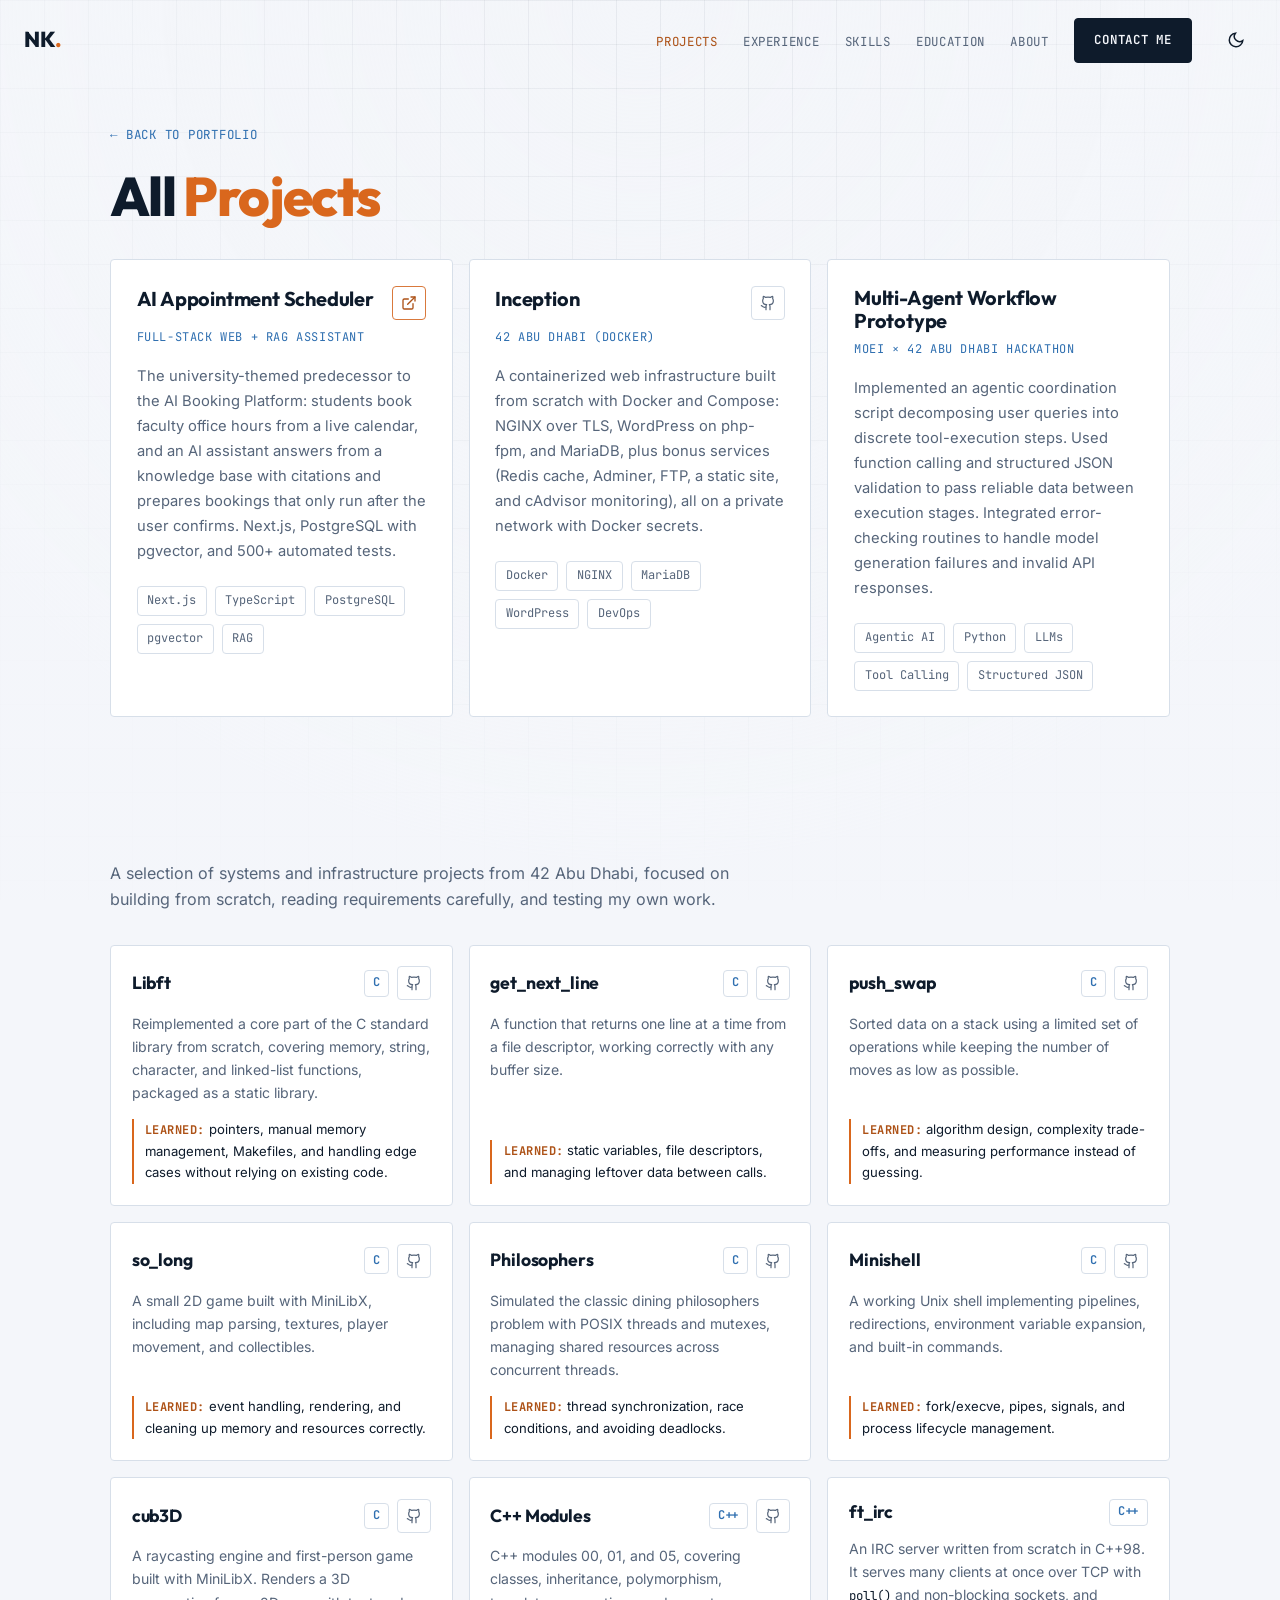
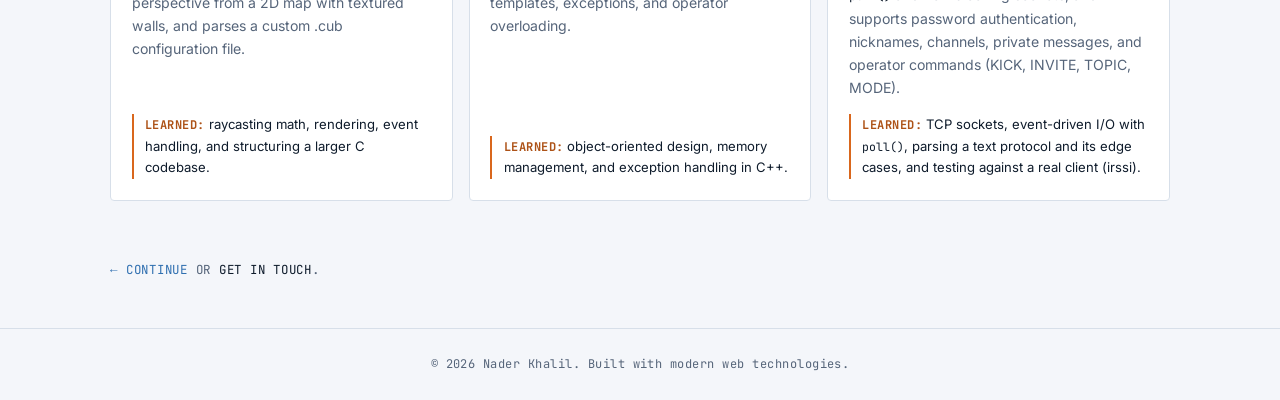
<file: projects.html>
<!DOCTYPE html>
<html lang="en">
<head>
    <meta charset="UTF-8">
    <meta name="viewport" content="width=device-width, initial-scale=1.0">
    <meta name="theme-color" content="#05080f">
    <title>Projects | Nader Khalil</title>
    <meta name="description" content="More projects by Nader Khalil: the AI Appointment Scheduler, a Docker infrastructure project, a multi-agent AI prototype, and C and C++ systems work from 42 Abu Dhabi.">
    <link rel="canonical" href="https://naderkhalil.dev/projects.html">
    <link rel="icon" href="assets/favicon.svg?v=2" type="image/svg+xml">
    <link rel="icon" href="assets/favicon-32.png?v=2" sizes="32x32" type="image/png">
    <link rel="apple-touch-icon" href="assets/apple-touch-icon.png">
    <!-- Social previews -->
    <meta property="og:type" content="website">
    <meta property="og:site_name" content="Nader Khalil">
    <meta property="og:title" content="Projects | Nader Khalil">
    <meta property="og:description" content="The AI Appointment Scheduler, Docker infrastructure, a multi-agent prototype, and systems projects in C and C++.">
    <meta property="og:url" content="https://naderkhalil.dev/projects.html">
    <meta property="og:image" content="https://naderkhalil.dev/assets/og-image.png">
    <meta property="og:image:width" content="1200">
    <meta property="og:image:height" content="630">
    <meta property="og:image:alt" content="Nader Khalil, Full-Stack Developer">
    <meta name="twitter:card" content="summary_large_image">
    <meta name="twitter:title" content="Projects | Nader Khalil">
    <meta name="twitter:description" content="The AI Appointment Scheduler, Docker infrastructure, a multi-agent prototype, and systems projects in C and C++.">
    <meta name="twitter:image" content="https://naderkhalil.dev/assets/og-image.png">
    <!-- Google Fonts -->
    <link rel="preload" href="assets/fonts/inter-latin-var.woff2" as="font" type="font/woff2" crossorigin>
    <link rel="preload" href="assets/fonts/outfit-latin-var.woff2" as="font" type="font/woff2" crossorigin>
    <link rel="preload" href="assets/fonts/jetbrains-mono-latin-var.woff2" as="font" type="font/woff2" crossorigin>
    <link rel="stylesheet" href="styles.css?v=20261101c">
    <script>
        (function () {
            // Lets the CSS hide fade-in sections only when scripts can reveal them again.
            document.documentElement.classList.add('js');
            // A saved choice wins; on a first visit follow the visitor's OS setting.
            var t = null;
            try { t = localStorage.getItem('theme'); } catch (e) {}
            if (t !== 'light' && t !== 'dark') {
                t = window.matchMedia && window.matchMedia('(prefers-color-scheme: light)').matches ? 'light' : 'dark';
            }
            document.documentElement.setAttribute('data-theme', t);
            var m = document.querySelector('meta[name="theme-color"]');
            if (m) m.setAttribute('content', t === 'light' ? '#f4f6fa' : '#05080f');
        })();
    </script>
</head>
<body>
    <a class="skip-link" href="#main">Skip to content</a>
    <nav class="navbar" aria-label="Primary">
        <div class="nav-content">
            <a href="index.html" class="logo">NK<span class="highlight">.</span></a>
            <ul class="nav-links" id="primary-navigation">
                <li><a href="projects.html" aria-current="page">Projects</a></li>
                <li><a href="index.html#experience">Experience</a></li>
                <li><a href="index.html#skills">Skills</a></li>
                <li><a href="index.html#education">Education</a></li>
                <li><a href="index.html#about">About</a></li>
                <li><a href="index.html#contact" class="btn-primary">Contact Me</a></li>
            </ul>
            <div class="nav-actions">
                <button class="theme-toggle" type="button" aria-label="Toggle light and dark theme">
                    <svg class="icon-sun" viewBox="0 0 24 24" fill="none" stroke="currentColor" stroke-width="2"><circle cx="12" cy="12" r="4"></circle><path d="M12 2v2M12 20v2M4.93 4.93l1.41 1.41M17.66 17.66l1.41 1.41M2 12h2M20 12h2M4.93 19.07l1.41-1.41M17.66 6.34l1.41-1.41"></path></svg>
                    <svg class="icon-moon" viewBox="0 0 24 24" fill="none" stroke="currentColor" stroke-width="2"><path d="M21 12.79A9 9 0 1 1 11.21 3 7 7 0 0 0 21 12.79z"></path></svg>
                </button>
                <button class="nav-toggle" aria-label="Toggle navigation" aria-expanded="false" aria-controls="primary-navigation">
                    <span></span>
                    <span></span>
                    <span></span>
                </button>
            </div>
        </div>
    </nav>

    <main id="main">
        <section class="page-head">
            <a class="back-link" href="index.html#more-projects">&larr; Back to portfolio</a>
            <h1 class="page-title">All <span class="hl">Projects</span></h1>
        </section>

        <div class="projects-band">
        <section id="more" class="section no-count">
            <h2 class="visually-hidden">Other projects</h2>
            <div class="projects-grid">
                <div class="project-card glass">
                    <div class="project-content">
                        <div class="project-header">
                            <h3>AI Appointment Scheduler</h3>
                            <div class="project-links">
                                <a href="https://waha-ai-appointments.onrender.com/" target="_blank" rel="noopener noreferrer" class="project-link live-link" title="Open live project" aria-label="Open the AI Appointment Scheduler live project (opens in a new tab)">
                                    <svg viewBox="0 0 24 24" fill="none" stroke="currentColor" stroke-width="2" stroke-linecap="round" stroke-linejoin="round" aria-hidden="true"><path d="M18 13v6a2 2 0 0 1-2 2H5a2 2 0 0 1-2-2V8a2 2 0 0 1 2-2h6"></path><path d="M15 3h6v6"></path><path d="M10 14 21 3"></path></svg>
                                </a>
                            </div>
                        </div>
                        <p class="project-subtitle">Full-Stack Web + RAG Assistant</p>
                        <p class="project-desc">The university-themed predecessor to the AI Booking Platform: students book faculty office hours from a live calendar, and an AI assistant answers from a knowledge base with citations and prepares bookings that only run after the user confirms. Next.js, PostgreSQL with pgvector, and 500+ automated tests.</p>
                        <div class="project-tags">
                            <span>Next.js</span>
                            <span>TypeScript</span>
                            <span>PostgreSQL</span>
                            <span>pgvector</span>
                            <span>RAG</span>
                        </div>
                    </div>
                </div>

                <div class="project-card glass">
                    <div class="project-content">
                        <div class="project-header">
                            <h3>Inception</h3>
                            <div class="project-links">
                                <a href="https://github.com/NaderZico/inception" target="_blank" rel="noopener noreferrer" class="project-link" title="View source on GitHub" aria-label="View source on GitHub">
                                    <svg viewBox="0 0 24 24" fill="none" stroke="currentColor" stroke-width="1.8" stroke-linecap="round" stroke-linejoin="round" aria-hidden="true"><path d="M15 22v-4a4.8 4.8 0 0 0-1-3.5c3 0 6-2 6-5.5.08-1.25-.27-2.48-1-3.5.28-1.15.28-2.35 0-3.5 0 0-1 0-3 1.5-2.64-.5-5.36-.5-8 0C6 2 5 2 5 2c-.3 1.15-.3 2.35 0 3.5A5.403 5.403 0 0 0 4 9c0 3.5 3 5.5 6 5.5-.39.49-.68 1.05-.85 1.65-.17.6-.22 1.23-.15 1.85v4"></path><path d="M9 18c-4.51 2-5-2-7-2"></path></svg>
                                </a>
                            </div>
                        </div>
                        <p class="project-subtitle">42 Abu Dhabi (Docker)</p>
                        <p class="project-desc">A containerized web infrastructure built from scratch with Docker and Compose: NGINX over TLS, WordPress on php-fpm, and MariaDB, plus bonus services (Redis cache, Adminer, FTP, a static site, and cAdvisor monitoring), all on a private network with Docker secrets.</p>
                        <div class="project-tags">
                            <span>Docker</span>
                            <span>NGINX</span>
                            <span>MariaDB</span>
                            <span>WordPress</span>
                            <span>DevOps</span>
                        </div>
                    </div>
                </div>

                <div class="project-card glass">
                    <div class="project-content">
                        <h3>Multi-Agent Workflow Prototype</h3>
                        <p class="project-subtitle">MOEI × 42 Abu Dhabi Hackathon</p>
                        <p class="project-desc">Implemented an agentic coordination script decomposing user queries into discrete tool-execution steps. Used function calling and structured JSON validation to pass reliable data between execution stages. Integrated error-checking routines to handle model generation failures and invalid API responses.</p>
                        <div class="project-tags">
                            <span>Agentic AI</span>
                            <span>Python</span>
                            <span>LLMs</span>
                            <span>Tool Calling</span>
                            <span>Structured JSON</span>
                        </div>
                    </div>
                </div>
            </div>
        </section>

        <!-- 42 Abu Dhabi Projects Section -->
        <section id="systems" class="section">
            <h2 class="section-title fade-in">42 Abu Dhabi <span class="hl">Projects</span></h2>
            <p class="section-intro fade-in">A selection of systems and infrastructure projects from 42 Abu Dhabi, focused on building from scratch, reading requirements carefully, and testing my own work.</p>
            <div class="sys-grid">
                <div class="sys-card glass">
                    <div class="sys-header">
                        <h3>Libft</h3>
                        <div class="sys-header-right">
                            <span class="sys-tag">C</span>
                            <a href="https://github.com/NaderZico/libft" target="_blank" rel="noopener noreferrer" class="project-link" title="View source on GitHub" aria-label="View Libft on GitHub">
                                <svg viewBox="0 0 24 24" fill="none" stroke="currentColor" stroke-width="1.8" stroke-linecap="round" stroke-linejoin="round" aria-hidden="true"><path d="M15 22v-4a4.8 4.8 0 0 0-1-3.5c3 0 6-2 6-5.5.08-1.25-.27-2.48-1-3.5.28-1.15.28-2.35 0-3.5 0 0-1 0-3 1.5-2.64-.5-5.36-.5-8 0C6 2 5 2 5 2c-.3 1.15-.3 2.35 0 3.5A5.403 5.403 0 0 0 4 9c0 3.5 3 5.5 6 5.5-.39.49-.68 1.05-.85 1.65-.17.6-.22 1.23-.15 1.85v4"></path><path d="M9 18c-4.51 2-5-2-7-2"></path></svg>
                            </a>
                        </div>
                    </div>
                    <p class="sys-desc">Reimplemented a core part of the C standard library from scratch, covering memory, string, character, and linked-list functions, packaged as a static library.</p>
                    <p class="sys-learned"><strong>Learned:</strong> pointers, manual memory management, Makefiles, and handling edge cases without relying on existing code.</p>
                </div>

                <div class="sys-card glass">
                    <div class="sys-header">
                        <h3>get_next_line</h3>
                        <div class="sys-header-right">
                            <span class="sys-tag">C</span>
                            <a href="https://github.com/NaderZico/get_next_line" target="_blank" rel="noopener noreferrer" class="project-link" title="View source on GitHub" aria-label="View get_next_line on GitHub">
                                <svg viewBox="0 0 24 24" fill="none" stroke="currentColor" stroke-width="1.8" stroke-linecap="round" stroke-linejoin="round" aria-hidden="true"><path d="M15 22v-4a4.8 4.8 0 0 0-1-3.5c3 0 6-2 6-5.5.08-1.25-.27-2.48-1-3.5.28-1.15.28-2.35 0-3.5 0 0-1 0-3 1.5-2.64-.5-5.36-.5-8 0C6 2 5 2 5 2c-.3 1.15-.3 2.35 0 3.5A5.403 5.403 0 0 0 4 9c0 3.5 3 5.5 6 5.5-.39.49-.68 1.05-.85 1.65-.17.6-.22 1.23-.15 1.85v4"></path><path d="M9 18c-4.51 2-5-2-7-2"></path></svg>
                            </a>
                        </div>
                    </div>
                    <p class="sys-desc">A function that returns one line at a time from a file descriptor, working correctly with any buffer size.</p>
                    <p class="sys-learned"><strong>Learned:</strong> static variables, file descriptors, and managing leftover data between calls.</p>
                </div>

                <div class="sys-card glass">
                    <div class="sys-header">
                        <h3>push_swap</h3>
                        <div class="sys-header-right">
                            <span class="sys-tag">C</span>
                            <a href="https://github.com/NaderZico/push_swap" target="_blank" rel="noopener noreferrer" class="project-link" title="View source on GitHub" aria-label="View push_swap on GitHub">
                                <svg viewBox="0 0 24 24" fill="none" stroke="currentColor" stroke-width="1.8" stroke-linecap="round" stroke-linejoin="round" aria-hidden="true"><path d="M15 22v-4a4.8 4.8 0 0 0-1-3.5c3 0 6-2 6-5.5.08-1.25-.27-2.48-1-3.5.28-1.15.28-2.35 0-3.5 0 0-1 0-3 1.5-2.64-.5-5.36-.5-8 0C6 2 5 2 5 2c-.3 1.15-.3 2.35 0 3.5A5.403 5.403 0 0 0 4 9c0 3.5 3 5.5 6 5.5-.39.49-.68 1.05-.85 1.65-.17.6-.22 1.23-.15 1.85v4"></path><path d="M9 18c-4.51 2-5-2-7-2"></path></svg>
                            </a>
                        </div>
                    </div>
                    <p class="sys-desc">Sorted data on a stack using a limited set of operations while keeping the number of moves as low as possible.</p>
                    <p class="sys-learned"><strong>Learned:</strong> algorithm design, complexity trade-offs, and measuring performance instead of guessing.</p>
                </div>

                <div class="sys-card glass">
                    <div class="sys-header">
                        <h3>so_long</h3>
                        <div class="sys-header-right">
                            <span class="sys-tag">C</span>
                            <a href="https://github.com/NaderZico/so_long" target="_blank" rel="noopener noreferrer" class="project-link" title="View source on GitHub" aria-label="View so_long on GitHub">
                                <svg viewBox="0 0 24 24" fill="none" stroke="currentColor" stroke-width="1.8" stroke-linecap="round" stroke-linejoin="round" aria-hidden="true"><path d="M15 22v-4a4.8 4.8 0 0 0-1-3.5c3 0 6-2 6-5.5.08-1.25-.27-2.48-1-3.5.28-1.15.28-2.35 0-3.5 0 0-1 0-3 1.5-2.64-.5-5.36-.5-8 0C6 2 5 2 5 2c-.3 1.15-.3 2.35 0 3.5A5.403 5.403 0 0 0 4 9c0 3.5 3 5.5 6 5.5-.39.49-.68 1.05-.85 1.65-.17.6-.22 1.23-.15 1.85v4"></path><path d="M9 18c-4.51 2-5-2-7-2"></path></svg>
                            </a>
                        </div>
                    </div>
                    <p class="sys-desc">A small 2D game built with MiniLibX, including map parsing, textures, player movement, and collectibles.</p>
                    <p class="sys-learned"><strong>Learned:</strong> event handling, rendering, and cleaning up memory and resources correctly.</p>
                </div>

                <div class="sys-card glass">
                    <div class="sys-header">
                        <h3>Philosophers</h3>
                        <div class="sys-header-right">
                            <span class="sys-tag">C</span>
                            <a href="https://github.com/NaderZico/philosophers" target="_blank" rel="noopener noreferrer" class="project-link" title="View source on GitHub" aria-label="View Philosophers on GitHub">
                                <svg viewBox="0 0 24 24" fill="none" stroke="currentColor" stroke-width="1.8" stroke-linecap="round" stroke-linejoin="round" aria-hidden="true"><path d="M15 22v-4a4.8 4.8 0 0 0-1-3.5c3 0 6-2 6-5.5.08-1.25-.27-2.48-1-3.5.28-1.15.28-2.35 0-3.5 0 0-1 0-3 1.5-2.64-.5-5.36-.5-8 0C6 2 5 2 5 2c-.3 1.15-.3 2.35 0 3.5A5.403 5.403 0 0 0 4 9c0 3.5 3 5.5 6 5.5-.39.49-.68 1.05-.85 1.65-.17.6-.22 1.23-.15 1.85v4"></path><path d="M9 18c-4.51 2-5-2-7-2"></path></svg>
                            </a>
                        </div>
                    </div>
                    <p class="sys-desc">Simulated the classic dining philosophers problem with POSIX threads and mutexes, managing shared resources across concurrent threads.</p>
                    <p class="sys-learned"><strong>Learned:</strong> thread synchronization, race conditions, and avoiding deadlocks.</p>
                </div>

                <div class="sys-card glass">
                    <div class="sys-header">
                        <h3>Minishell</h3>
                        <div class="sys-header-right">
                            <span class="sys-tag">C</span>
                            <a href="https://github.com/NaderZico/minishell" target="_blank" rel="noopener noreferrer" class="project-link" title="View source on GitHub" aria-label="View Minishell on GitHub">
                                <svg viewBox="0 0 24 24" fill="none" stroke="currentColor" stroke-width="1.8" stroke-linecap="round" stroke-linejoin="round" aria-hidden="true"><path d="M15 22v-4a4.8 4.8 0 0 0-1-3.5c3 0 6-2 6-5.5.08-1.25-.27-2.48-1-3.5.28-1.15.28-2.35 0-3.5 0 0-1 0-3 1.5-2.64-.5-5.36-.5-8 0C6 2 5 2 5 2c-.3 1.15-.3 2.35 0 3.5A5.403 5.403 0 0 0 4 9c0 3.5 3 5.5 6 5.5-.39.49-.68 1.05-.85 1.65-.17.6-.22 1.23-.15 1.85v4"></path><path d="M9 18c-4.51 2-5-2-7-2"></path></svg>
                            </a>
                        </div>
                    </div>
                    <p class="sys-desc">A working Unix shell implementing pipelines, redirections, environment variable expansion, and built-in commands.</p>
                    <p class="sys-learned"><strong>Learned:</strong> fork/execve, pipes, signals, and process lifecycle management.</p>
                </div>

                <div class="sys-card glass">
                    <div class="sys-header">
                        <h3>cub3D</h3>
                        <div class="sys-header-right">
                            <span class="sys-tag">C</span>
                            <a href="https://github.com/NaderZico/cub3D" target="_blank" rel="noopener noreferrer" class="project-link" title="View source on GitHub" aria-label="View cub3D on GitHub">
                                <svg viewBox="0 0 24 24" fill="none" stroke="currentColor" stroke-width="1.8" stroke-linecap="round" stroke-linejoin="round" aria-hidden="true"><path d="M15 22v-4a4.8 4.8 0 0 0-1-3.5c3 0 6-2 6-5.5.08-1.25-.27-2.48-1-3.5.28-1.15.28-2.35 0-3.5 0 0-1 0-3 1.5-2.64-.5-5.36-.5-8 0C6 2 5 2 5 2c-.3 1.15-.3 2.35 0 3.5A5.403 5.403 0 0 0 4 9c0 3.5 3 5.5 6 5.5-.39.49-.68 1.05-.85 1.65-.17.6-.22 1.23-.15 1.85v4"></path><path d="M9 18c-4.51 2-5-2-7-2"></path></svg>
                            </a>
                        </div>
                    </div>
                    <p class="sys-desc">A raycasting engine and first-person game built with MiniLibX. Renders a 3D perspective from a 2D map with textured walls, and parses a custom .cub configuration file.</p>
                    <p class="sys-learned"><strong>Learned:</strong> raycasting math, rendering, event handling, and structuring a larger C codebase.</p>
                </div>

                <div class="sys-card glass">
                    <div class="sys-header">
                        <h3>C++ Modules</h3>
                        <div class="sys-header-right">
                            <span class="sys-tag">C++</span>
                            <a href="https://github.com/NaderZico/CPP-00" target="_blank" rel="noopener noreferrer" class="project-link" title="View source on GitHub" aria-label="View C++ Modules on GitHub">
                                <svg viewBox="0 0 24 24" fill="none" stroke="currentColor" stroke-width="1.8" stroke-linecap="round" stroke-linejoin="round" aria-hidden="true"><path d="M15 22v-4a4.8 4.8 0 0 0-1-3.5c3 0 6-2 6-5.5.08-1.25-.27-2.48-1-3.5.28-1.15.28-2.35 0-3.5 0 0-1 0-3 1.5-2.64-.5-5.36-.5-8 0C6 2 5 2 5 2c-.3 1.15-.3 2.35 0 3.5A5.403 5.403 0 0 0 4 9c0 3.5 3 5.5 6 5.5-.39.49-.68 1.05-.85 1.65-.17.6-.22 1.23-.15 1.85v4"></path><path d="M9 18c-4.51 2-5-2-7-2"></path></svg>
                            </a>
                        </div>
                    </div>
                    <p class="sys-desc">C++ modules 00, 01, and 05, covering classes, inheritance, polymorphism, templates, exceptions, and operator overloading.</p>
                    <p class="sys-learned"><strong>Learned:</strong> object-oriented design, memory management, and exception handling in C++.</p>
                </div>

                <div class="sys-card glass">
                    <div class="sys-header">
                        <h3>ft_irc</h3>
                        <div class="sys-header-right">
                            <span class="sys-tag">C++</span>
                        </div>
                    </div>
                    <p class="sys-desc">An IRC server written from scratch in C++98. It serves many clients at once over TCP with <code>poll()</code> and non-blocking sockets, and supports password authentication, nicknames, channels, private messages, and operator commands (KICK, INVITE, TOPIC, MODE).</p>
                    <p class="sys-learned"><strong>Learned:</strong> TCP sockets, event-driven I/O with <code>poll()</code>, parsing a text protocol and its edge cases, and testing against a real client (irssi).</p>
                </div>
            </div>
        </section>
        </div>

        <p class="page-continue"><a href="index.html#more-projects">&larr; Continue</a> or <a href="index.html#contact">get in touch</a>.</p>
    </main>

    <footer>
        <p>&copy; 2026 Nader Khalil. Built with modern web technologies.</p>
    </footer>

    <script src="script.js?v=20261028a"></script>
</body>
</html>
</file>
<file: styles.css>
/* Fonts are self-hosted (latin subset, variable weights) and preloaded from each page's <head>,
   so text is laid out once instead of reflowing when third-party fonts arrive mid-animation */
@font-face {
    font-family: 'Inter';
    font-style: normal;
    font-weight: 300 700;
    font-display: swap;
    src: url(assets/fonts/inter-latin-var.woff2) format('woff2');
    unicode-range: U+0000-00FF, U+0131, U+0152-0153, U+02BB-02BC, U+02C6, U+02DA, U+02DC, U+0304, U+0308, U+0329, U+2000-206F, U+20AC, U+2122, U+2191, U+2193, U+2212, U+2215, U+FEFF, U+FFFD;
}

@font-face {
    font-family: 'Outfit';
    font-style: normal;
    font-weight: 400 800;
    font-display: swap;
    src: url(assets/fonts/outfit-latin-var.woff2) format('woff2');
    unicode-range: U+0000-00FF, U+0131, U+0152-0153, U+02BB-02BC, U+02C6, U+02DA, U+02DC, U+0304, U+0308, U+0329, U+2000-206F, U+20AC, U+2122, U+2191, U+2193, U+2212, U+2215, U+FEFF, U+FFFD;
}

@font-face {
    font-family: 'JetBrains Mono';
    font-style: normal;
    font-weight: 400 700;
    font-display: swap;
    src: url(assets/fonts/jetbrains-mono-latin-var.woff2) format('woff2');
    unicode-range: U+0000-00FF, U+0131, U+0152-0153, U+02BB-02BC, U+02C6, U+02DA, U+02DC, U+0304, U+0308, U+0329, U+2000-206F, U+20AC, U+2122, U+2191, U+2193, U+2212, U+2215, U+FEFF, U+FFFD;
}

/* ==========================================================================
   Nader Khalil — Portfolio
   Design language: dark terminal.
   Near-black base, navy surfaces, white type, monospace labels, thin grid,
   sharp corners, inversion on hover.
   ========================================================================== */

:root {
    /* Palette */
    --bg: #05080f;
    --surface: #0b1420;
    --surface-2: #0f1c2e;
    --navy: #12263f;
    --border: #1d3550;
    --border-strong: #2f4c73;
    --text: #f4f7fb;
    --muted: #8ea3c0;
    --steel: #78a6d8;
    --accent-warm: #ff8a3d;
    --accent-text: #ff8a3d;
    --available: #22c55e;

    /* Theme-aware surfaces */
    --grid-line: rgba(120, 166, 216, 0.11);
    --vignette: rgba(5, 8, 15, 0.85);
    --nav-bg: rgba(5, 8, 15, 0.92);
    --band-a: rgba(120, 166, 216, 0.05);
    --band-b: rgba(120, 166, 216, 0.018);
    --band-shadow: rgba(0, 0, 0, 0.16);
    --icon-bg: #12263f;
    --icon-fg: #78a6d8;
    --portrait-offset: #12263f;

    color-scheme: dark;

    /* Typography */
    --font-primary: 'Inter', -apple-system, BlinkMacSystemFont, "Segoe UI", Roboto, sans-serif;
    --font-heading: 'Outfit', sans-serif;
    --font-mono: 'JetBrains Mono', ui-monospace, SFMono-Regular, Menlo, monospace;

    /* Layout */
    --max-width: 1140px;
    --section-padding: 64px 20px;
    --nav-height-scrolled: 72px;
    --radius: 4px;

    /* Motion */
    --transition-smooth: all 0.18s ease;

    /* Hover for small outlined controls: a faint wash, and the edge and ink
       they turn to (white in dark mode, the site's blue in light mode) */
    --hover-tint: color-mix(in srgb, var(--text) 8%, transparent);
    --hover-edge: var(--text);
    --hover-ink: var(--text);
}

/* Light theme */
[data-theme="light"] {
    --bg: #f4f6fa;
    --surface: #ffffff;
    --surface-2: #eaeff6;
    --navy: #12263f;
    --border: #d7dfe9;
    --border-strong: #b4c3d6;
    --text: #0e1b2b;
    --muted: #56657a;
    --steel: #2f6fb0;
    /* Vibrant orange for titles, dots, borders, and hover states */
    --accent-warm: #d9671d;
    /* Deeper orange for small text, which needs 4.5:1 on light surfaces */
    --accent-text: #ad5217;
    --available: #16a34a;

    --grid-line: rgba(18, 38, 63, 0.06);
    --vignette: rgba(244, 246, 250, 0.9);
    --nav-bg: rgba(244, 246, 250, 0.92);
    --band-a: rgba(47, 111, 176, 0.038);
    --band-b: rgba(47, 111, 176, 0.012);
    --band-shadow: rgba(18, 38, 63, 0.07);
    --icon-bg: #e3ecf7;
    --icon-fg: #2f6fb0;
    --portrait-offset: #bcd4ee;
    --hover-tint: rgba(47, 111, 176, 0.08);
    --hover-edge: #2f6fb0;
    --hover-ink: #2f6fb0;

    color-scheme: light;
}

* {
    margin: 0;
    padding: 0;
    box-sizing: border-box;
}

html {
    overflow-x: hidden;
}

body {
    background-color: var(--bg);
    color: var(--text);
    font-family: var(--font-primary);
    line-height: 1.65;
    overflow-x: hidden;
    position: relative;
}

/* Grid backdrop */
body::before {
    content: "";
    position: fixed;
    inset: 0;
    z-index: -2;
    background-image:
        linear-gradient(to right, var(--grid-line) 1px, transparent 1px),
        linear-gradient(to bottom, var(--grid-line) 1px, transparent 1px);
    background-size: 44px 44px;
    pointer-events: none;
}

body::after {
    content: "";
    position: fixed;
    inset: 0;
    z-index: -1;
    background: radial-gradient(circle at 50% 0%, transparent 0%, var(--vignette) 78%);
    pointer-events: none;
}

/* Typography */
h1, h2, h3 {
    font-family: var(--font-heading);
    line-height: 1.15;
    letter-spacing: -0.01em;
}

a {
    color: var(--steel);
    text-decoration: none;
    transition: var(--transition-smooth);
}

a:hover {
    color: var(--accent-warm);
}

.hl {
    color: var(--accent-text);
}

/* Large display text keeps the vibrant orange */
.section-title .hl,
.page-title .hl,
.highlight-number .hl {
    color: var(--accent-warm);
}

ul {
    list-style: none;
}

/* Surfaces */
.glass {
    background: var(--surface);
    border: 1px solid var(--border);
    border-radius: var(--radius);
}

/* Buttons */
.btn-primary,
.btn-secondary {
    display: inline-block;
    font-family: var(--font-mono);
    font-size: 0.78rem;
    font-weight: 600;
    text-transform: uppercase;
    letter-spacing: 0.06em;
    padding: 0.7rem 1.2rem;
    border-radius: var(--radius);
    border: 1px solid transparent;
    transition: var(--transition-smooth);
}

.btn-primary {
    background: var(--text);
    color: var(--bg);
    border-color: var(--text);
}

/* Hover emphasis follows the control's role, so orange stays a signal:
   - primary buttons keep the site's signature inversion: the fill clears and
     the text and border turn orange
   - secondary buttons get the same quiet wash as small controls, so they never
     look like the primary beside them
   - small outlined controls (Details, icon links, close buttons, theme toggle):
     a faint tint and a full-strength border, no colour change
   - the live-build globe: its resting orange edge becomes full orange, so orange
     keeps meaning "live"
   - text links: orange text (see `a:hover`)
   Cards lift instead; see their own rules. */
.btn-primary:hover {
    background: transparent;
    color: var(--accent-warm);
    border-color: var(--accent-warm);
}

.btn-secondary {
    background: transparent;
    color: var(--text);
    border-color: var(--border-strong);
}

.btn-secondary:hover {
    background: var(--hover-tint);
    color: var(--hover-ink);
    border-color: var(--hover-edge);
}

/* Secondary navigation: a text action with an arrow, no button chrome */
.link-arrow {
    display: inline-flex;
    align-items: center;
    gap: 0.45rem;
    min-height: 44px;
    font-family: var(--font-mono);
    font-size: 0.78rem;
    font-weight: 600;
    text-transform: uppercase;
    letter-spacing: 0.06em;
    color: var(--text);
    white-space: nowrap;
    transition: var(--transition-smooth);
}

.link-arrow svg {
    width: 14px;
    height: 14px;
    flex: none;
}

.link-arrow:hover {
    color: var(--accent-warm);
}

.btn-with-icon {
    display: inline-flex;
    align-items: center;
    gap: 0.45rem;
}

.btn-with-icon svg {
    width: 16px;
    height: 16px;
    flex: none;
}

/* "See my work": a down arrow says the button scrolls to the projects */
.btn-scroll {
    display: inline-flex;
    align-items: center;
    gap: 0.5rem;
}

.btn-scroll svg {
    width: 14px;
    height: 14px;
    flex: none;
}

.btn-primary.lg,
.btn-secondary.lg {
    display: inline-flex;
    align-items: center;
    justify-content: center;
    padding: 0.85rem 1.5rem;
    font-size: 0.82rem;
}

/* Navbar */
.navbar {
    position: fixed;
    top: 0;
    width: 100%;
    padding: 1.1rem 0;
    z-index: 1000;
    background: transparent;
    border-bottom: 1px solid transparent;
    transition: var(--transition-smooth);
}

.navbar.scrolled {
    background: var(--nav-bg);
    border-bottom: 1px solid var(--border);
    padding: 0.8rem 0;
}

.nav-content {
    width: 100%;
    padding: 0 clamp(16px, 2vw, 24px);
    display: flex;
    justify-content: space-between;
    align-items: center;
}

.logo {
    font-family: var(--font-heading);
    font-size: 1.35rem;
    font-weight: 800;
    color: var(--text);
    letter-spacing: -0.02em;
}

.logo .highlight {
    color: var(--accent-warm);
}

.nav-links {
    display: flex;
    gap: 1.6rem;
    align-items: center;
    margin-left: auto;
}

.nav-links a:not(.btn-primary) {
    color: var(--muted);
    font-family: var(--font-mono);
    font-size: 0.78rem;
    text-transform: uppercase;
    letter-spacing: 0.05em;
    padding: 0.75rem 0;
}

.nav-links a:not(.btn-primary):hover {
    color: var(--accent-warm);
}

.nav-toggle {
    display: none;
    flex-direction: column;
    justify-content: center;
    gap: 5px;
    width: 40px;
    height: 40px;
    padding: 0;
    background: transparent;
    border: 1px solid var(--border);
    border-radius: var(--radius);
    cursor: pointer;
}

.nav-toggle span {
    display: block;
    width: 18px;
    height: 2px;
    margin: 0 auto;
    background: var(--text);
    transition: var(--transition-smooth);
}

.nav-toggle[aria-expanded="true"] span:nth-child(1) {
    transform: translateY(7px) rotate(45deg);
}

.nav-toggle[aria-expanded="true"] span:nth-child(2) {
    opacity: 0;
}

.nav-toggle[aria-expanded="true"] span:nth-child(3) {
    transform: translateY(-7px) rotate(-45deg);
}

.nav-actions {
    display: flex;
    align-items: center;
    gap: 0.6rem;
    margin-left: 1.5rem;
}

.theme-toggle {
    display: inline-flex;
    align-items: center;
    justify-content: center;
    width: 40px;
    height: 40px;
    padding: 0;
    background: transparent;
    border: none;
    border-radius: var(--radius);
    color: var(--text);
    cursor: pointer;
    transition: var(--transition-smooth);
}

.theme-toggle:hover {
    background: var(--hover-tint);
}

.theme-toggle svg {
    width: 18px;
    height: 18px;
}

.theme-toggle .icon-moon {
    display: none;
}

[data-theme="light"] .theme-toggle .icon-sun {
    display: none;
}

[data-theme="light"] .theme-toggle .icon-moon {
    display: inline;
}

/* Main Layout */
main {
    max-width: var(--max-width);
    margin: 0 auto;
    padding: 0 20px;
    counter-reset: section;
}

/* Hero */
.hero {
    display: flex;
    align-items: center;
    justify-content: space-between;
    gap: 3.5rem;
    padding: 128px 0 72px;
}

.hero-content {
    flex: 1;
    min-width: 0;
}

.greeting {
    font-family: var(--font-mono);
    color: var(--steel);
    font-size: 0.82rem;
    text-transform: uppercase;
    letter-spacing: 0.18em;
    margin-bottom: 0.9rem;
}

.name {
    font-size: clamp(2.6rem, 6vw, 4rem);
    font-weight: 800;
    letter-spacing: -0.035em;
    margin-bottom: 0.6rem;
    color: var(--text);
    background: none;
    -webkit-text-fill-color: currentColor;
}

@supports (background-clip: text) or (-webkit-background-clip: text) {
    .name .i-tittle {
        background: linear-gradient(to bottom, var(--accent-warm) 0 35%, var(--text) 38.5% 100%);
        -webkit-background-clip: text;
        background-clip: text;
        color: transparent;
        -webkit-text-fill-color: transparent;
    }
}

.title {
    letter-spacing: -0.01em; /* what the h2 rule gave it before it became a paragraph */
    font-family: var(--font-mono);
    font-size: clamp(0.95rem, 1.8vw, 1.25rem);
    font-weight: 500;
    color: var(--steel);
    line-height: 1.6;
    margin-bottom: 1.4rem;
}

.title .accent {
    color: var(--text);
}

.bio {
    font-size: 1.02rem;
    color: var(--muted);
    max-width: 600px;
    margin-bottom: 2rem;
}

.hero-cta {
    display: flex;
    align-items: center;
    flex-wrap: wrap;
    gap: 1rem 1.25rem;
}

.hero-tag {
    display: inline-flex;
    align-items: center;
    gap: 0.5rem;
    margin-bottom: 1.5rem;
    padding: 0.3rem 0.8rem;
    font-family: var(--font-mono);
    font-size: 0.78rem;
    color: var(--muted);
    border: 1px solid var(--border);
    border-radius: 999px;
}

.hero-tag svg {
    width: 15px;
    height: 15px;
    color: var(--steel);
    flex-shrink: 0;
}

.social-links {
    display: flex;
    gap: 0.6rem;
}

.social-links a {
    color: var(--muted);
    display: flex;
    align-items: center;
    justify-content: center;
    width: 51px;
    height: 51px;
    border-radius: var(--radius);
    border: 1px solid var(--border);
    transition: var(--transition-smooth);
}

.social-links a:hover {
    color: var(--hover-ink);
    background: var(--hover-tint);
    border-color: var(--hover-edge);
}

.social-links svg {
    width: 18px;
    height: 18px;
}

.hero-image-container {
    flex: 0 0 auto;
    display: flex;
    justify-content: center;
}

.hero-image-wrapper {
    position: relative;
    width: 320px;
    height: 443px;
    border: 1px solid var(--border-strong);
    border-radius: var(--radius);
    background: radial-gradient(circle at 50% 25%, var(--surface-2) 0%, var(--bg) 75%);
    overflow: hidden;
    box-shadow: 16px 16px 0 0 var(--portrait-offset);
}

.hero-image-wrapper picture {
    display: block;
    width: 100%;
    height: 100%;
}

.hero-image {
    display: block;
    width: 100%;
    height: 100%;
    object-fit: cover;
    object-position: center;
}

/* Sections */
.section {
    padding: var(--section-padding);
    counter-increment: section;
    scroll-margin-top: var(--nav-height-scrolled);
}

.feature-card,
.projects-more {
    scroll-margin-top: calc(var(--nav-height-scrolled) + 20px);
}

.section-title {
    font-size: clamp(1.7rem, 3vw, 2.3rem);
    font-weight: 800;
    letter-spacing: -0.025em;
    margin-bottom: 2rem;
}

.section-title::before {
    content: counter(section, decimal-leading-zero);
    font-family: var(--font-mono);
    font-size: 0.85rem;
    font-weight: 600;
    color: var(--steel);
    margin-right: 0.7rem;
    vertical-align: 0.15em;
}

.section-intro {
    color: var(--muted);
    max-width: 680px;
    margin-bottom: 2rem;
    font-size: 1rem;
}

/* About */
.about-grid {
    display: grid;
    grid-template-columns: 1.6fr 1fr;
    gap: 3rem;
    align-items: start;
}

.about-text p {
    color: var(--muted);
    font-size: 1rem;
    line-height: 1.75;
    margin-bottom: 1.1rem;
}

.about-text p:last-child {
    margin-bottom: 0;
}

.about-highlights {
    display: grid;
    grid-template-columns: 1fr 1fr;
    gap: 0.8rem;
}

.highlight-item {
    background: var(--surface);
    border: 1px solid var(--border);
    border-radius: var(--radius);
    padding: 1.1rem;
    transition: var(--transition-smooth);
}

.highlight-item:hover {
    border-color: var(--border-strong);
}

.highlight-number {
    display: block;
    font-family: var(--font-heading);
    font-size: 1.5rem;
    font-weight: 800;
    letter-spacing: -0.02em;
    color: var(--text);
    margin-bottom: 0.2rem;
}

.highlight-label {
    font-family: var(--font-mono);
    font-size: 0.75rem;
    text-transform: uppercase;
    letter-spacing: 0.05em;
    color: var(--muted);
}

/* Skills: a plain definition list, label column + items, filled column by column */
.skills-list {
    display: grid;
    grid-template-columns: repeat(2, minmax(0, 1fr));
    grid-template-rows: repeat(3, auto);
    grid-auto-flow: column;
    column-gap: 3rem;
    border-top: 1px solid var(--border);
}

.skills-row {
    display: grid;
    grid-template-columns: 150px minmax(0, 1fr);
    gap: 1rem;
    padding: 0.9rem 0;
    border-bottom: 1px solid var(--border);
}

.skills-row dt {
    font-family: var(--font-mono);
    font-size: 0.72rem;
    letter-spacing: 0.1em;
    text-transform: uppercase;
    color: var(--muted);
    padding-top: 0.2rem;
}

.skills-row dd {
    color: var(--text);
    font-size: 0.95rem;
    line-height: 1.6;
}

/* Experience: compact executive layout with full-width highlights */
.timeline {
    display: flex;
    flex-direction: column;
    border-top: 1px solid var(--border);
    max-width: none;
    margin: 0;
}

.timeline::before,
.timeline-dot {
    display: none;
}

.timeline-item {
    display: flex;
    flex-direction: column;
    gap: 0.55rem;
    padding: 1.35rem 0;
    border-bottom: 1px solid var(--border);
    transition: var(--transition-smooth);
}

.timeline-item:hover {
    border-bottom-color: var(--border-strong);
}

.timeline-head {
    display: flex;
    justify-content: space-between;
    align-items: baseline;
    flex-wrap: wrap;
    gap: 0.5rem 1.25rem;
}

.timeline-title-wrap {
    display: flex;
    align-items: baseline;
    flex-wrap: wrap;
    gap: 0.5rem;
}

.timeline-role {
    font-size: 1.15rem;
    font-weight: 700;
    color: var(--text);
    margin: 0;
}

.timeline-sep {
    color: var(--steel);
    font-size: 0.95rem;
}

.timeline-company {
    color: var(--muted);
    font-size: 0.95rem;
    margin: 0;
}

.timeline-date {
    font-family: var(--font-mono);
    color: var(--steel);
    font-size: 0.78rem;
    text-transform: uppercase;
    letter-spacing: 0.06em;
    white-space: nowrap;
}

.timeline-details {
    list-style: none;
    padding-left: 1.1rem;
    color: var(--muted);
    font-size: 0.9rem;
    line-height: 1.6;
    margin: 0;
}

.timeline-details li {
    position: relative;
    margin-bottom: 0.35rem;
}

.timeline-details li:last-child {
    margin-bottom: 0;
}

.timeline-details li::before {
    content: '>';
    font-family: var(--font-mono);
    position: absolute;
    left: -1.1rem;
    color: var(--steel);
}

/* Projects */
.projects-grid {
    display: grid;
    grid-template-columns: repeat(auto-fit, minmax(300px, 1fr));
    gap: 1rem;
}

.project-card {
    padding: 1.6rem;
    display: flex;
    flex-direction: column;
    transition: var(--transition-smooth);
}

.project-card:hover {
    border-color: var(--border-strong);
    transform: translateY(-2px);
}

.project-header {
    display: flex;
    flex-wrap: wrap;
    justify-content: space-between;
    align-items: center;
    gap: 1rem;
    margin-bottom: 0.5rem;
}

.project-header h3 {
    margin-bottom: 0;
}

.project-links {
    display: flex;
    align-items: center;
    flex-shrink: 0;
    gap: 0.5rem;
}

/* Featured-card actions: an outlined case-study button and a bare live icon */
.project-actions {
    display: inline-flex;
    align-items: center;
    flex-shrink: 0;
    gap: 0.7rem;
    height: 34px;
}

.project-action {
    display: inline-flex;
    align-items: center;
    justify-content: center;
    gap: 0.35rem;
    height: 100%;
    padding: 0 0.7rem;
    border: 1px solid var(--border);
    border-radius: var(--radius);
    font-family: var(--font-mono);
    font-size: 0.72rem;
    font-weight: 600;
    text-transform: uppercase;
    letter-spacing: 0.06em;
    color: var(--text);
    white-space: nowrap;
    transition: var(--transition-smooth);
}

.project-action:hover {
    color: var(--hover-ink);
    background: var(--hover-tint);
    border-color: var(--hover-edge);
}

.project-action svg {
    width: 14px;
    height: 14px;
    flex: none;
}

.project-action--live {
    width: 34px;
    padding: 0;
    border-color: color-mix(in srgb, var(--accent-warm) 85%, var(--border));
    border-radius: var(--radius);
    color: var(--accent-text);
}

.project-action--live:hover {
    color: var(--accent-warm);
    background: color-mix(in srgb, var(--accent-warm) 10%, transparent);
    border-color: var(--accent-warm);
}

.project-action--live svg {
    width: 16px;
    height: 16px;
    transition: transform 0.18s ease;
}

.project-action--live:hover svg {
    transform: translate(2px, -2px);
}

.project-action:focus-visible {
    outline-offset: 2px;
}

.project-link {
    color: var(--muted);
    display: flex;
    align-items: center;
    justify-content: center;
    width: 34px;
    height: 34px;
    border-radius: var(--radius);
    border: 1px solid var(--border);
    flex-shrink: 0;
    transition: var(--transition-smooth);
}

.project-link:hover {
    color: var(--hover-ink);
    background: var(--hover-tint);
    border-color: var(--hover-edge);
}

/* Live-build link: an external-link arrow in the live accent; orange still means live */
.live-link {
    color: var(--accent-text);
    border-color: color-mix(in srgb, var(--accent-warm) 85%, var(--border));
}

.project-link.live-link:hover {
    color: var(--accent-warm);
    background: color-mix(in srgb, var(--accent-warm) 10%, transparent);
    border-color: var(--accent-warm);
}

.project-link.live-link svg {
    transition: transform 0.18s ease;
}

.project-link.live-link:hover svg {
    transform: translate(2px, -2px);
}

.project-link svg {
    width: 16px;
    height: 16px;
}

.project-content h3 {
    font-size: 1.25rem;
    margin-bottom: 0.5rem;
}

.project-subtitle {
    font-family: var(--font-mono);
    color: var(--steel);
    font-size: 0.75rem;
    text-transform: uppercase;
    letter-spacing: 0.05em;
    margin-bottom: 1rem;
}

.project-desc {
    color: var(--muted);
    font-size: 0.92rem;
    line-height: 1.7;
    margin-bottom: 1.4rem;
}

.project-tags {
    display: flex;
    flex-wrap: wrap;
    gap: 0.5rem;
    margin-top: auto;
}

.project-tags span {
    background: transparent;
    border: 1px solid var(--border);
    border-radius: var(--radius);
    padding: 0.25rem 0.6rem;
    font-family: var(--font-mono);
    font-size: 0.75rem;
    color: var(--muted);
    cursor: default;
    transition: var(--transition-smooth);
}

.project-tags span:hover {
    border-color: var(--border-strong);
    color: var(--text);
    background: var(--surface-2);
}

/* Featured projects */
.featured-projects {
    display: grid;
    gap: 1.25rem;
}

.feature-card {
    display: grid;
    grid-template-columns: minmax(0, 1.2fr) minmax(0, 1fr);
    gap: 2rem;
    padding: 1.4rem;
    align-items: center;
    transition: var(--transition-smooth);
}

.feature-card:hover {
    border-color: var(--border-strong);
}

.feature-card--solo {
    grid-template-columns: minmax(0, 1fr);
}

/* Two landscape screenshots stacked in a borderless panel, each with a subtle frame */
.feature-media {
    display: flex;
    flex-direction: column;
    justify-content: center;
    gap: 0.6rem;
    padding: 0.55rem;
    background: none;
    border: 0;
    border-radius: var(--radius);
}

.feature-media figure {
    min-width: 0;
    overflow: hidden;
    border: 1px solid var(--border);
    border-radius: 8px;
    background: var(--bg);
    box-shadow: 0 1px 4px var(--band-shadow);
}

/* Window bar: three neutral dots, no browser branding */
.feature-media figure::before {
    content: "";
    display: block;
    height: 22px;
    border-bottom: 1px solid var(--border);
    background:
        radial-gradient(circle at 12px 50%, var(--border-strong) 3px, transparent 3.5px),
        radial-gradient(circle at 26px 50%, var(--border-strong) 3px, transparent 3.5px),
        radial-gradient(circle at 40px 50%, var(--border-strong) 3px, transparent 3.5px),
        var(--surface);
}

.shot {
    position: relative;
    display: block;
    width: 100%;
    aspect-ratio: 16 / 10;
    padding: 0;
    border: 0;
    background: none;
    cursor: zoom-in;
}

.shot:focus-visible {
    outline-offset: -3px;
}

.shot img {
    display: block;
    width: 100%;
    height: 100%;
    object-fit: cover;
    object-position: top left;
    transition: var(--transition-smooth);
}

.shot:hover img {
    filter: brightness(0.94);
}

.feature-body {
    display: flex;
    flex-direction: column;
    min-width: 0;
}

.feature-body .project-header h3 {
    margin-bottom: 0;
}

.feature-body .project-desc {
    margin-bottom: 1.1rem;
}

.feature-body .project-metrics {
    margin-bottom: 1.1rem;
}

/* Call to action to the projects page */
.projects-more {
    display: flex;
    align-items: center;
    justify-content: space-between;
    gap: 1.5rem;
    margin-top: 1.25rem;
    padding: 1.3rem 1.6rem;
}

.projects-more h3 {
    font-size: 1.1rem;
    margin-bottom: 0.3rem;
}

.projects-more p {
    color: var(--muted);
    font-size: 0.9rem;
    max-width: 720px;
}

/* Projects page header */
.page-head {
    max-width: var(--max-width);
    margin: 0 auto;
    padding: 120px 20px 0;
}

.back-link {
    display: inline-block;
    font-family: var(--font-mono);
    font-size: 0.78rem;
    text-transform: uppercase;
    letter-spacing: 0.06em;
    margin-bottom: 1.2rem;
}

.breadcrumb {
    margin-bottom: 1.2rem;
    font-family: var(--font-mono);
    font-size: 0.78rem;
    text-transform: uppercase;
    letter-spacing: 0.06em;
}

.breadcrumb ol {
    display: flex;
    flex-wrap: wrap;
    gap: 0.5rem;
    list-style: none;
}

.breadcrumb li {
    display: flex;
    align-items: center;
    gap: 0.5rem;
    white-space: nowrap;
}

.breadcrumb li:not(:last-child)::after {
    content: "/";
    color: var(--border-strong);
}

.breadcrumb a {
    color: var(--muted);
}

.breadcrumb a:hover {
    color: var(--accent-warm);
}

.breadcrumb [aria-current="page"] {
    color: var(--text);
}

.page-title {
    font-size: clamp(2.2rem, 5vw, 3.4rem);
    font-weight: 800;
    letter-spacing: -0.03em;
}

.page-head + .projects-band,
.page-head + .section {
    margin-top: 2rem;
}

.nav-links a[aria-current]:not(.btn-primary) {
    color: var(--accent-text);
}

/* Screenshot viewer */
.lightbox {
    margin: auto;
    padding: 0;
    border: 1px solid var(--border-strong);
    border-radius: var(--radius);
    background: var(--surface);
    max-width: 94vw;
    max-height: 92vh;
    overflow: auto;
}

.lightbox::backdrop {
    background: rgba(2, 5, 10, 0.78);
}

.lightbox img {
    display: block;
    width: min(1100px, 92vw);
    height: auto;
}

.lightbox-close {
    position: sticky;
    top: 0.5rem;
    float: right;
    margin: 0.5rem 0.5rem -2.6rem 0;
    z-index: 1;
    width: 34px;
    height: 34px;
    border-radius: 50%;
    border: 1px solid var(--border-strong);
    background: var(--surface);
    color: var(--text);
    font-size: 1.3rem;
    line-height: 1;
    cursor: pointer;
}

.project-try {
    margin: -0.4rem 0 1.1rem;
    font-size: 0.92rem;
    color: var(--muted);
}

.project-try strong {
    color: var(--text);
}

.project-metrics {
    display: grid;
    grid-template-columns: repeat(3, minmax(0, 1fr));
    gap: 0.6rem;
    margin-bottom: 1.4rem;
}

.project-metrics--4 {
    grid-template-columns: repeat(4, minmax(0, 1fr));
}

.project-metrics li {
    border: 1px solid var(--border);
    border-radius: var(--radius);
    background: var(--band-a);
    padding: 0.6rem 0.7rem;
}

.project-metrics strong {
    display: block;
    font-family: var(--font-heading);
    font-size: 1.1rem;
    font-weight: 800;
    line-height: 1.2;
    color: var(--text);
}

.project-metrics span {
    display: block;
    margin-top: 0.2rem;
    font-size: 0.75rem;
    line-height: 1.4;
    color: var(--muted);
}


.project-highlights {
    margin-bottom: 1.1rem;
    padding-left: 0.9rem;
    border-left: 2px solid var(--accent-warm);
}

.project-highlights-title {
    margin-bottom: 0.55rem;
    font-family: var(--font-mono);
    font-size: 0.75rem;
    font-weight: 700;
    text-transform: uppercase;
    letter-spacing: 0.04em;
    color: var(--accent-text);
}

.project-highlights ul {
    display: flex;
    flex-direction: column;
    gap: 0.55rem;
}

.project-highlights li {
    position: relative;
    padding-left: 1.1rem;
    font-size: 0.88rem;
    line-height: 1.55;
    color: var(--muted);
}

.project-highlights li::before {
    content: '>';
    position: absolute;
    left: 0;
    font-family: var(--font-mono);
    color: var(--steel);
}

.project-highlights li strong {
    color: var(--text);
    font-weight: 600;
}

.project-try a,
.project-desc a,
.section-intro a,
.case-prose a,
.about-text a {
    text-decoration: underline;
    text-underline-offset: 2px;
}

.projects-more-heading {
    font-family: var(--font-mono);
    font-size: 0.8rem;
    font-weight: 500;
    text-transform: uppercase;
    letter-spacing: 0.06em;
    color: var(--muted);
    margin: 2.2rem 0 0.8rem;
}

/* Projects band (groups Featured + 42 sections) */
.projects-band {
    background: none;
    border: 0;
    border-radius: 6px;
    box-shadow: none;
}

.projects-band .section:first-of-type {
    padding-bottom: 34px;
}

.projects-band .section:last-of-type {
    padding-top: 34px;
    padding-bottom: 34px;
}

.projects-band .section:only-of-type {
    padding: var(--section-padding);
}

/* 42 Projects */
.sys-grid {
    display: grid;
    grid-template-columns: repeat(auto-fit, minmax(260px, 1fr));
    gap: 1rem;
}

.sys-card {
    padding: 1.3rem;
    display: flex;
    flex-direction: column;
    transition: var(--transition-smooth);
}

.sys-card:hover {
    border-color: var(--border-strong);
    transform: translateY(-2px);
}

.sys-header {
    display: flex;
    justify-content: space-between;
    align-items: center;
    gap: 0.75rem;
    margin-bottom: 0.7rem;
}

.sys-header h3 {
    font-size: 1.1rem;
}

.sys-header-right {
    display: flex;
    align-items: center;
    gap: 0.5rem;
}

.sys-tag {
    background: transparent;
    border: 1px solid var(--border);
    color: var(--steel);
    font-family: var(--font-mono);
    font-size: 0.75rem;
    font-weight: 600;
    text-transform: uppercase;
    padding: 0.15rem 0.5rem;
    border-radius: var(--radius);
}

.sys-desc code,
.sys-learned code {
    font-family: var(--font-mono);
    font-size: 0.88em;
    color: var(--text);
}

.sys-desc {
    color: var(--muted);
    font-size: 0.88rem;
    margin-bottom: 0.9rem;
}

.sys-learned {
    color: var(--text);
    font-size: 0.82rem;
    border-left: 2px solid var(--accent-warm);
    padding-left: 0.7rem;
    margin-top: auto;
}

.sys-learned strong {
    color: var(--accent-text);
    font-family: var(--font-mono);
    font-size: 0.75rem;
    text-transform: uppercase;
    letter-spacing: 0.04em;
}

.skills-practices {
    margin-top: 1.4rem;
    font-size: 0.9rem;
    color: var(--muted);
}

/* "AI" in the hero tagline is bold orange text. From 1040px up the tagline is large text, so it can
   use the vibrant orange; below that the deeper --accent-text keeps small text readable. */
.title .hl {
    font-weight: 700;
}

@media (min-width: 1040px) {
    .title .hl {
        color: var(--accent-warm);
    }
}

/* Education */
.edu-featured {
    display: grid;
    grid-template-columns: 1fr 1fr;
    gap: 1rem;
    margin-bottom: 1.5rem;
}

.edu-featured-card {
    padding: 1.5rem;
    display: flex;
    gap: 1.1rem;
    align-items: flex-start;
    transition: var(--transition-smooth);
}

.edu-featured-card:hover {
    border-color: var(--border-strong);
}

.edu-featured-icon {
    width: 44px;
    height: 44px;
    background: var(--icon-bg);
    border: 1px solid var(--border);
    border-radius: var(--radius);
    display: flex;
    align-items: center;
    justify-content: center;
    flex-shrink: 0;
    color: var(--icon-fg);
}

.edu-featured-icon svg {
    width: 22px;
    height: 22px;
}

.edu-featured-details h3 {
    font-size: 1.15rem;
    margin-bottom: 0.25rem;
}

.edu-institution {
    color: var(--muted);
    font-weight: 500;
    font-size: 0.9rem;
    margin-bottom: 0.15rem;
}

.edu-desc {
    color: var(--muted);
    font-size: 0.9rem;
    line-height: 1.65;
}

/* Certifications */
.edu-certs {
    margin-top: 0.5rem;
}

.certs-heading {
    font-family: var(--font-mono);
    font-size: 0.8rem;
    font-weight: 500;
    text-transform: uppercase;
    letter-spacing: 0.06em;
    color: var(--muted);
    margin-bottom: 0.8rem;
}

.certs-grid {
    display: grid;
    grid-template-columns: 1fr 1fr;
    gap: 0.8rem;
}

.edu-link {
    display: inline-block;
    margin-top: 0.8rem;
    font-family: var(--font-mono);
    font-size: 0.78rem;
    font-weight: 600;
    color: var(--accent-text);
    border-bottom: 1px solid transparent;
    transition: var(--transition-smooth);
}

.edu-link::after {
    content: " \2197";
}

.edu-link:hover {
    border-bottom-color: currentColor;
}

.cert-card {
    display: flex;
    align-items: center;
    gap: 0.9rem;
    padding: 1rem 1.1rem;
    color: var(--text);
    transition: var(--transition-smooth);
}

a.cert-card:hover {
    border-color: var(--border-strong);
    transform: translateY(-2px);
}

.cert-link-icon {
    width: 15px !important;
    height: 15px !important;
    margin-left: auto;
    color: var(--muted) !important;
    opacity: 0.7;
    flex-shrink: 0;
    transition: var(--transition-smooth);
}

a.cert-card:hover .cert-link-icon {
    opacity: 1;
    color: var(--accent-warm) !important;
}

.cert-card svg {
    width: 20px;
    height: 20px;
    color: var(--steel);
    flex-shrink: 0;
}

.cert-card div {
    display: flex;
    flex-direction: column;
    gap: 0.1rem;
}

.cert-card strong {
    font-size: 0.9rem;
}

.cert-card span {
    color: var(--muted);
    font-size: 0.8rem;
}

/* Contact */
.contact-section {
    margin-bottom: 2rem;
}

.contact-box {
    max-width: 640px;
    margin: 0 auto;
    padding: 2.5rem 2rem;
    border-color: var(--accent-warm);
    box-shadow: 0 0 40px rgba(255, 138, 61, 0.1);
}

.contact-box p {
    color: var(--muted);
    margin-bottom: 1.6rem;
}

.availability {
    display: inline-flex;
    align-items: center;
    margin: 0.2rem 0 1.4rem;
    padding: 0.4rem 0.9rem;
    font-family: var(--font-mono);
    font-size: 0.78rem;
    color: var(--muted);
    background: var(--surface);
    border: 1px solid var(--available);
    border-radius: 999px;
}

/* Full project details (one dialog per featured project) */
.details-btn {
    height: 34px;
    padding: 0 0.85rem;
    font-family: var(--font-mono);
    font-size: 0.72rem;
    font-weight: 600;
    text-transform: uppercase;
    letter-spacing: 0.06em;
    white-space: nowrap;
    color: var(--text);
    background: transparent;
    border: 1px solid var(--border-strong);
    border-radius: var(--radius);
    cursor: pointer;
    transition: var(--transition-smooth);
}

.details-btn:hover {
    background: var(--hover-tint);
    color: var(--hover-ink);
    border-color: var(--hover-edge);
}

a.details-btn {
    display: inline-flex;
    align-items: center;
}

.details-dialog {
    margin: auto;
    padding: 0;
    border: 1px solid var(--border-strong);
    border-radius: var(--radius);
    background: var(--bg);
    color: var(--text);
    width: min(960px, 94vw);
    max-height: 90vh;
    overflow: auto;
    overscroll-behavior: contain;
}

.details-dialog::backdrop {
    background: rgba(2, 5, 10, 0.78);
}

.details-head {
    position: sticky;
    top: 0;
    z-index: 2;
    display: flex;
    align-items: flex-start;
    justify-content: space-between;
    gap: 1rem;
    padding: 1rem 1.25rem;
    background: var(--bg);
    border-bottom: 1px solid var(--border);
}

.details-kicker {
    font-family: var(--font-mono);
    font-size: 0.72rem;
    text-transform: uppercase;
    letter-spacing: 0.08em;
    color: var(--accent-text);
    margin-bottom: 0.2rem;
}

.details-head h2 {
    font-size: 1.35rem;
    line-height: 1.25;
}

.details-close,
.lightbox-close {
    transition: var(--transition-smooth);
}

.details-close:hover,
.lightbox-close:hover {
    background: var(--hover-tint);
    color: var(--hover-ink);
    border-color: var(--hover-edge);
}

.details-close {
    flex: none;
    width: 34px;
    height: 34px;
    border-radius: 50%;
    border: 1px solid var(--border-strong);
    background: var(--surface);
    color: var(--text);
    font-size: 1.3rem;
    line-height: 1;
    cursor: pointer;
}

.details-body {
    padding: 1.25rem;
}

.details-summary {
    color: var(--muted);
    margin-bottom: 1rem;
}

.details-links {
    display: flex;
    flex-wrap: wrap;
    gap: 0.7rem;
    margin-bottom: 1.5rem;
}

.details-section + .details-section {
    margin-top: 1.75rem;
}

.details-section > h3 {
    font-family: var(--font-mono);
    font-size: 0.85rem;
    text-transform: uppercase;
    letter-spacing: 0.08em;
    color: var(--accent-text);
    padding-bottom: 0.5rem;
    margin-bottom: 1rem;
    border-bottom: 1px solid var(--border);
}

.details-grid {
    columns: 2;
    column-gap: 1.75rem;
}

.details-grid .details-group {
    break-inside: avoid;
    margin-bottom: 1.25rem;
}

.details-highlights {
    display: none;
}

.details-group h4 {
    font-size: 0.95rem;
    margin-bottom: 0.5rem;
}

.details-group ul {
    list-style: none;
    display: grid;
    gap: 0.45rem;
}

.details-group li {
    position: relative;
    padding-left: 1rem;
    font-size: 0.9rem;
    line-height: 1.5;
    color: var(--muted);
}

.details-group li::before {
    content: ">";
    position: absolute;
    left: 0;
    font-family: var(--font-mono);
    color: var(--accent-text);
}

.details-group li strong {
    color: var(--text);
}

.details-group code {
    font-family: var(--font-mono);
    font-size: 0.85em;
}

.details-dialog[open] {
    animation: lightbox-in 0.22s ease-out;
}

.details-dialog[open]::backdrop {
    animation: lightbox-fade 0.22s ease-out;
}

html:has(dialog[open]) {
    overflow: hidden;
}

@media (max-width: 768px) {
    .details-grid {
        columns: 1;
    }
    .details-highlights {
        display: block;
    }
    .details-dialog {
        width: 100vw;
        max-width: 100vw;
        max-height: 100dvh;
        height: 100dvh;
        border-radius: 0;
        border: 0;
    }
    .details-head,
    .details-body {
        padding-left: 1rem;
        padding-right: 1rem;
    }
}

@media (prefers-reduced-motion: reduce) {
    .details-dialog[open],
    .details-dialog[open]::backdrop {
        animation: none;
    }
}

@media (max-width: 480px) {
    /* .skills-list raises specificity over the 768px rule, which sits later in the file */
    .skills-list .skills-row {
        grid-template-columns: minmax(0, 1fr);
        gap: 0.35rem;
    }
    .timeline .timeline-item {
        padding: 1.15rem 0;
        gap: 0.45rem;
    }
    .timeline-head {
        flex-direction: column;
        align-items: flex-start;
        gap: 0.25rem;
    }
    .timeline-title-wrap {
        flex-direction: column;
        align-items: flex-start;
        gap: 0.15rem;
    }
    .timeline-sep {
        display: none;
    }
    .availability {
        border-radius: 14px;
    }
}

.contact-links {
    display: flex;
    flex-direction: column;
    gap: 0.6rem;
    align-items: stretch;
}

.contact-item {
    display: flex;
    align-items: center;
    gap: 0.8rem;
    width: 100%;
    padding: 0.7rem 1rem;
    border-radius: var(--radius);
    border: 1px solid var(--border);
    background: var(--surface-2);
    color: var(--text);
    font-family: var(--font-mono);
    font-size: 0.85rem;
    transition: var(--transition-smooth);
}

a.contact-item:hover {
    border-color: var(--accent-warm);
}

span.contact-item {
    cursor: default;
}

/* Profile and résumé links: one row that wraps to fit the card */
.contact-row {
    display: grid;
    grid-template-columns: repeat(auto-fit, minmax(130px, 1fr));
    gap: 0.6rem;
}

.contact-row .contact-item {
    width: auto;
    justify-content: center;
}

.contact-item svg {
    width: 18px;
    height: 18px;
    color: var(--steel);
    flex-shrink: 0;
}

/* Footer */
footer {
    text-align: center;
    padding: 1.6rem 20px;
    color: var(--muted);
    font-family: var(--font-mono);
    font-size: 0.75rem;
    letter-spacing: 0.04em;
    border-top: 1px solid var(--border);
}

/* Entrance animations. Small blocks (headings, text, cards) fade and rise on their own; whole
   sections are not animated, because fading a tall container around animating cards stacked two
   fades and forced the browser to composite a huge layer on every frame. Blocks only start hidden
   when the page script (.js) can reveal them again. will-change is set only while waiting. */
.js .fade-in {
    opacity: 0;
    transform: translateY(48px);
    transition: opacity 1.2s cubic-bezier(0.16, 1, 0.3, 1), transform 1.2s cubic-bezier(0.16, 1, 0.3, 1);
    will-change: opacity, transform;
}

.js .fade-in.visible {
    opacity: 1;
    transform: none;
    will-change: auto;
}

/* Each card rises as it enters the screen (classes added by script.js), in sequence when several enter together */
.js .reveal-item {
    opacity: 0;
    transform: translateY(60px);
    transition: opacity 1.4s cubic-bezier(0.16, 1, 0.3, 1), transform 1.4s cubic-bezier(0.16, 1, 0.3, 1), border-color 0.18s ease, background 0.18s ease, color 0.18s ease;
    transition-delay: var(--delay, 0ms), var(--delay, 0ms), 0s, 0s, 0s;
    will-change: opacity, transform;
}

.js .reveal-item.in {
    opacity: 1;
    transform: none;
    will-change: auto;
}

.project-metrics strong {
    font-variant-numeric: tabular-nums;
}

/* Screenshot viewer: short fade and settle when it opens */
.lightbox[open] {
    animation: lightbox-in 0.22s ease-out;
}

.lightbox[open]::backdrop {
    animation: lightbox-fade 0.22s ease-out;
}

@keyframes lightbox-in {
    from { opacity: 0; transform: scale(0.98); }
    to { opacity: 1; transform: none; }
}

@keyframes lightbox-fade {
    from { opacity: 0; }
    to { opacity: 1; }
}

/* Accessibility */
main section[tabindex="-1"]:focus,
#hero:focus {
    outline: none;
}

.skip-link {
    position: fixed;
    top: 0.75rem;
    left: 0.75rem;
    z-index: 2000;
    padding: 0.6rem 1rem;
    background: var(--accent-warm);
    color: #05080f;
    font-family: var(--font-mono);
    font-size: 0.78rem;
    font-weight: 600;
    border-radius: var(--radius);
    transform: translateY(-200%);
}

.skip-link:focus {
    transform: translateY(0);
    color: #05080f;
}

a:focus-visible,
button:focus-visible {
    outline: 2px solid var(--accent-warm);
    outline-offset: 3px;
}

@media (prefers-reduced-motion: reduce) {
    html {
        scroll-behavior: auto;
    }
    /* Movement is off, but plain colour changes (hover, focus, theme) still ease in:
       they are not motion, and Windows reports "reduce" whenever its Animation effects
       setting is off, which hides every hover transition for people who never chose that */
    *,
    *::before,
    *::after {
        transition-property: color, background-color, border-color, outline-color, box-shadow, filter !important;
    }
    .js .fade-in {
        opacity: 1;
        transform: none;
    }
    .js .reveal-item {
        opacity: 1;
        transform: none;
        transition: none;
    }
    .lightbox[open],
    .lightbox[open]::backdrop {
        animation: none;
    }
    .project-card:hover,
    .sys-card:hover {
        transform: none;
    }
    .project-link.live-link:hover svg,
    .project-action--live:hover svg {
        transform: none;
    }
}

@media print {
    .navbar,
    .mobile-menu-btn,
    .theme-toggle,
    .lightbox {
        display: none !important;
    }
    .js .fade-in,
    .js .reveal-item {
        opacity: 1 !important;
        transform: none !important;
        transition: none !important;
    }
}

/* Theme switch: script.js wraps the change in a view transition, so the whole page crossfades
   once. Per-element colour transitions are paused meanwhile; stacked on the crossfade (and on
   each other through inheritance) they made headings flash back mid-switch. */
html.theme-switching *,
html.theme-switching *::before,
html.theme-switching *::after {
    transition: none !important;
}

::view-transition-old(root),
::view-transition-new(root) {
    animation-duration: 0.22s;
    animation-timing-function: ease;
}

/* Responsive */
@media (max-width: 992px) {
    .hero {
        flex-direction: column-reverse;
        text-align: center;
        gap: 2.5rem;
        padding: 120px 0 56px;
    }
    .hero-cta {
        justify-content: center;
    }
    .bio {
        margin: 0 auto 2rem;
        text-align: center;
    }
    .about-grid {
        grid-template-columns: 1fr;
        gap: 2rem;
    }
    .hero-image-wrapper {
        width: 280px;
        height: 387px;
    }
    .feature-card {
        grid-template-columns: minmax(0, 1fr);
        gap: 1.4rem;
    }
    .projects-more {
        flex-direction: column;
        align-items: flex-start;
    }
}

@media (max-width: 768px) {
    :root {
        --nav-height-scrolled: 68px;
    }
    .skills-list {
        grid-template-columns: minmax(0, 1fr);
        grid-template-rows: none;
        grid-auto-flow: row;
    }
    .skills-row {
        grid-template-columns: 120px minmax(0, 1fr);
    }
    .nav-toggle {
        display: flex;
    }
    body.nav-open {
        overflow: hidden;
    }
    .nav-links {
        position: absolute;
        top: 100%;
        left: 0;
        right: 0;
        display: none;
        flex-direction: column;
        align-items: flex-start;
        gap: 0.25rem;
        padding: 1rem 20px 1.25rem;
        background: var(--bg);
        border-bottom: 1px solid var(--border);
        box-shadow: 0 16px 36px var(--band-shadow);
    }
    .nav-links.open {
        display: flex;
    }
    .nav-links a:not(.btn-primary) {
        width: 100%;
        padding: 0.75rem 0;
    }
    .nav-links .btn-primary {
        margin-top: 0.5rem;
    }
    .name {
        font-size: 2.6rem;
    }
    .section-title {
        font-size: 1.7rem;
    }
    .timeline-head {
        gap: 0.35rem 1rem;
    }
    .projects-band {
        background: transparent;
        border: 0;
        box-shadow: none;
    }
    .projects-grid {
        grid-template-columns: 1fr;
        gap: 1.75rem;
    }
    .featured-projects {
        gap: 1.75rem;
    }
    .project-card .project-header:has(.project-links) {
        position: relative;
        min-height: 34px;
        padding-right: 3rem;
    }
    .project-card .project-header:has(.project-links) .project-links {
        position: absolute;
        top: 0;
        right: 0;
    }
    .project-metrics {
        grid-template-columns: repeat(3, minmax(0, 1fr));
        gap: 0.35rem;
    }
    .project-metrics--4 {
        grid-template-columns: repeat(4, minmax(0, 1fr));
    }
    .project-metrics li {
        padding: 0.5rem 0.35rem;
    }
    .project-metrics strong {
        font-size: 0.95rem;
    }
    .project-metrics span {
        font-size: 0.66rem;
        line-height: 1.3;
    }
    .project-highlights {
        display: none;
    }
    .feature-card {
        padding: 1.2rem;
    }
    .feature-media {
        padding: 0.7rem;
    }
    .sys-grid {
        grid-template-columns: 1fr;
        gap: 1.5rem;
    }
    .edu-featured {
        grid-template-columns: 1fr;
    }
    .certs-grid {
        grid-template-columns: 1fr;
    }
    .hero-cta {
        gap: 0.8rem;
        justify-content: center;
    }
    .btn-primary.lg,
    .btn-secondary.lg {
        padding: 0.8rem 1.15rem;
    }
    /* Phones: a smaller portrait and the buttons right under the title, so the
       name, role, and both calls to action fit in the first screen */
    .hero {
        gap: 1.6rem;
        padding: 92px 0 40px;
    }
    .hero-image-wrapper {
        width: 172px;
        height: 238px;
        box-shadow: 9px 9px 0 0 var(--portrait-offset);
    }
    .hero-content {
        display: flex;
        flex-direction: column;
        align-items: center;
    }
    .bio {
        margin: 0 auto 1.5rem;
        text-align: center;
    }
}

/* Touch screens: comfortable tap targets (44px) */
@media (pointer: coarse) {
    .details-btn {
        height: 44px;
    }
    .project-actions {
        height: 44px;
    }
    .project-action--live {
        width: 44px;
    }
    .project-link {
        width: 44px;
        height: 44px;
    }
    .nav-toggle,
    .theme-toggle,
    .lightbox-close {
        width: 44px;
        height: 44px;
    }
    .lightbox-close {
        font-size: 1.5rem;
        margin: 0.5rem 0.5rem -3.2rem 0;
    }
    .logo {
        display: inline-flex;
        align-items: center;
        min-height: 44px;
        padding: 0 0.35rem;
        margin-left: -0.35rem;
    }
    .project-try a,
    .project-desc a,
    .section-intro a {
        padding: 0.85rem 0.4rem;
        margin: -0.85rem -0.4rem;
    }
    .back-link,
    .page-continue a {
        padding: 0.6rem 0;
        margin: -0.6rem 0;
    }
}

/* Case study page: one 760px text column (media runs full width) and tighter
   section spacing than the home page, because these sections are short. */
.case-section {
    padding: 40px 20px;
}

/* The page is an outline, not a sequence, so its headings carry no numbers. */
.case-section .section-title::before {
    display: none;
}

/* Two short sections side by side */
.case-pair {
    display: grid;
    grid-template-columns: repeat(2, minmax(0, 1fr));
}

.case-lead {
    max-width: 760px;
    margin: 1rem 0 1.6rem;
    font-size: 1.1rem;
    line-height: 1.7;
    color: var(--muted);
}

.case-cta {
    display: flex;
    flex-wrap: wrap;
    gap: 0.8rem;
}

.case-video {
    max-width: 900px;
    margin: 2rem 0 0;
    background: var(--surface);
    border: 1px solid var(--border);
    border-radius: var(--radius);
    overflow: hidden;
}

.case-video video {
    display: block;
    width: 100%;
    height: auto;
    aspect-ratio: 16 / 10;
    background: var(--bg);
}

.case-video figcaption {
    padding: 0.8rem 1rem;
    font-size: 0.85rem;
    color: var(--muted);
    border-top: 1px solid var(--border);
}

.case-prose {
    max-width: 760px;
}

.case-prose p {
    color: var(--muted);
    line-height: 1.75;
    margin-bottom: 1.1rem;
}

.case-list li {
    position: relative;
    padding-left: 1.2rem;
    margin-bottom: 0.8rem;
    color: var(--muted);
    line-height: 1.7;
}

.case-list li::before {
    content: '>';
    position: absolute;
    left: 0;
    font-family: var(--font-mono);
    color: var(--steel);
}

.case-list strong {
    color: var(--text);
}

.case-diagram {
    margin-top: 1.6rem;
    padding: 1rem;
    background: var(--surface);
    border: 1px solid var(--border);
    border-radius: var(--radius);
    overflow-x: auto;
}

.case-svg {
    display: block;
    width: 100%;
    max-width: 760px;
    height: auto;
    margin: 0 auto;
}

.svg-box rect {
    fill: var(--surface-2);
    stroke: var(--border-strong);
    stroke-width: 1.2;
}

.svg-box.svg-key rect {
    stroke: var(--accent-warm);
    stroke-width: 1.6;
}

.svg-title {
    fill: var(--text);
    font: 600 14px var(--font-primary);
    text-anchor: middle;
}

.svg-sub {
    fill: var(--muted);
    font: 11px var(--font-mono);
    text-anchor: middle;
}

.svg-lines path {
    fill: none;
    stroke: var(--steel);
    stroke-width: 1.5;
}

.svg-arrow {
    fill: var(--steel);
}

.svg-note {
    fill: var(--accent-text);
    font: 11px var(--font-mono);
}

.case-decisions {
    display: grid;
    grid-template-columns: repeat(2, minmax(0, 1fr));
    gap: 1rem;
}

.case-decision {
    display: flex;
    flex-direction: column;
    padding: 1.4rem 1.6rem;
}

.case-decision h3 {
    font-size: 1.15rem;
    margin-bottom: 0.8rem;
}

.case-decision p {
    color: var(--muted);
    line-height: 1.7;
    margin-bottom: 0.9rem;
}

.case-decision .case-tradeoff {
    margin-top: auto;
    margin-bottom: 0;
}

.case-tradeoff {
    color: var(--text);
    font-size: 0.9rem;
    border-left: 2px solid var(--accent-warm);
    padding-left: 0.8rem;
}

.case-tradeoff strong {
    color: var(--accent-text);
    font-family: var(--font-mono);
    font-size: 0.75rem;
    text-transform: uppercase;
    letter-spacing: 0.04em;
}

/* Full project details, kept inside the case study as an accordion appendix */
.case-details-groups {
    max-width: 760px;
}

.case-details-group + .case-details-group {
    margin-top: 2.2rem;
}

.case-details-group > h3 {
    margin-bottom: 0.4rem;
    font-family: var(--font-mono);
    font-size: 0.78rem;
    font-weight: 600;
    text-transform: uppercase;
    letter-spacing: 0.06em;
    color: var(--steel);
}

.case-detail-stack {
    border-top: 1px solid var(--border);
}

.case-detail {
    border-bottom: 1px solid var(--border);
}

.case-detail summary {
    display: flex;
    align-items: center;
    justify-content: space-between;
    gap: 1rem;
    min-height: 48px;
    padding: 0.8rem 0;
    list-style: none;
    cursor: pointer;
    color: var(--text);
    font-size: 1rem;
    font-weight: 600;
    transition: var(--transition-smooth);
}

.case-detail summary::-webkit-details-marker {
    display: none;
}

.case-detail summary::marker {
    content: "";
}

.case-detail summary::after {
    content: "";
    flex: none;
    width: 0.5rem;
    height: 0.5rem;
    margin-top: -3px;
    border-right: 2px solid var(--steel);
    border-bottom: 2px solid var(--steel);
    transform: rotate(45deg);
    transition: transform 0.18s ease;
}

.case-detail[open] summary::after {
    transform: rotate(225deg);
}

.case-detail summary:hover {
    color: var(--accent-warm);
}

.case-detail summary:hover::after {
    border-color: var(--accent-warm);
}

.case-detail summary:focus-visible {
    outline: 2px solid var(--accent-warm);
    outline-offset: 2px;
}

.case-detail-body {
    padding: 0 0 1.1rem;
}

.case-detail-list {
    list-style: none;
    margin: 0;
    padding: 0;
}

.case-detail-list li {
    position: relative;
    margin-bottom: 0.55rem;
    padding-left: 1rem;
    color: var(--muted);
    font-size: 0.92rem;
    line-height: 1.65;
}

.case-detail-list li::before {
    content: ">";
    position: absolute;
    left: 0;
    font-family: var(--font-mono);
    color: var(--steel);
}

.case-flow {
    display: none;
    max-width: 760px;
    margin-top: 1.4rem;
    padding-left: 1.2rem;
    list-style: decimal;
}

.case-flow li {
    margin-bottom: 0.8rem;
    color: var(--muted);
    line-height: 1.7;
}

.case-flow strong {
    color: var(--text);
}

@media (max-width: 560px) {
    .case-diagram {
        display: none;
    }
    .case-flow {
        display: block;
    }
    .breadcrumb {
        font-size: 0.72rem;
    }
}

@media (max-width: 768px) {
    .case-pair,
    .case-decisions {
        grid-template-columns: minmax(0, 1fr);
    }
}

/* Navigation sentence at the end of projects and case studies */
.page-continue {
    max-width: var(--max-width);
    margin: 0;
    padding: 1.5rem 20px 3rem;
    font-family: var(--font-mono);
    font-size: 0.78rem;
    text-transform: uppercase;
    letter-spacing: 0.06em;
    color: var(--muted);
    line-height: 1.7;
}

.case-page-continue {
    max-width: 760px;
    padding: 1rem 20px 3.5rem;
}

.page-continue a {
    color: var(--steel);
    text-decoration: none;
    transition: var(--transition-smooth);
}

.page-continue a[href*="contact"] {
    color: var(--text);
}

.page-continue a:hover {
    color: var(--accent-warm);
}

/* The first block on projects.html sits directly under the page title, so its
   heading is kept for the outline and screen readers but not shown, and it
   does not take a section number. */
.visually-hidden {
    position: absolute;
    width: 1px;
    height: 1px;
    margin: -1px;
    padding: 0;
    overflow: hidden;
    clip: rect(0 0 0 0);
    white-space: nowrap;
    border: 0;
}

.section.no-count {
    counter-increment: none;
}

.projects-band .section.no-count {
    padding-top: 0;
}

/* Keep the four project metrics on one row on normal phones; the fourth label
   is the longest, so its type steps down slightly. Very narrow phones fall
   back to two columns rather than letting the labels overlap. */
@media (max-width: 480px) {
    .project-metrics span {
        font-size: 0.62rem;
    }
}

@media (max-width: 380px) {
    .project-metrics,
    .project-metrics--4 {
        grid-template-columns: repeat(2, minmax(0, 1fr));
        gap: 0.6rem;
    }
    .project-metrics:not(.project-metrics--4) li:last-child {
        grid-column: 1 / -1;
    }
    .project-metrics li {
        padding: 0.6rem 0.7rem;
    }
    .project-metrics strong {
        font-size: 1.1rem;
    }
    .project-metrics span {
        font-size: 0.75rem;
    }
}
</file>
